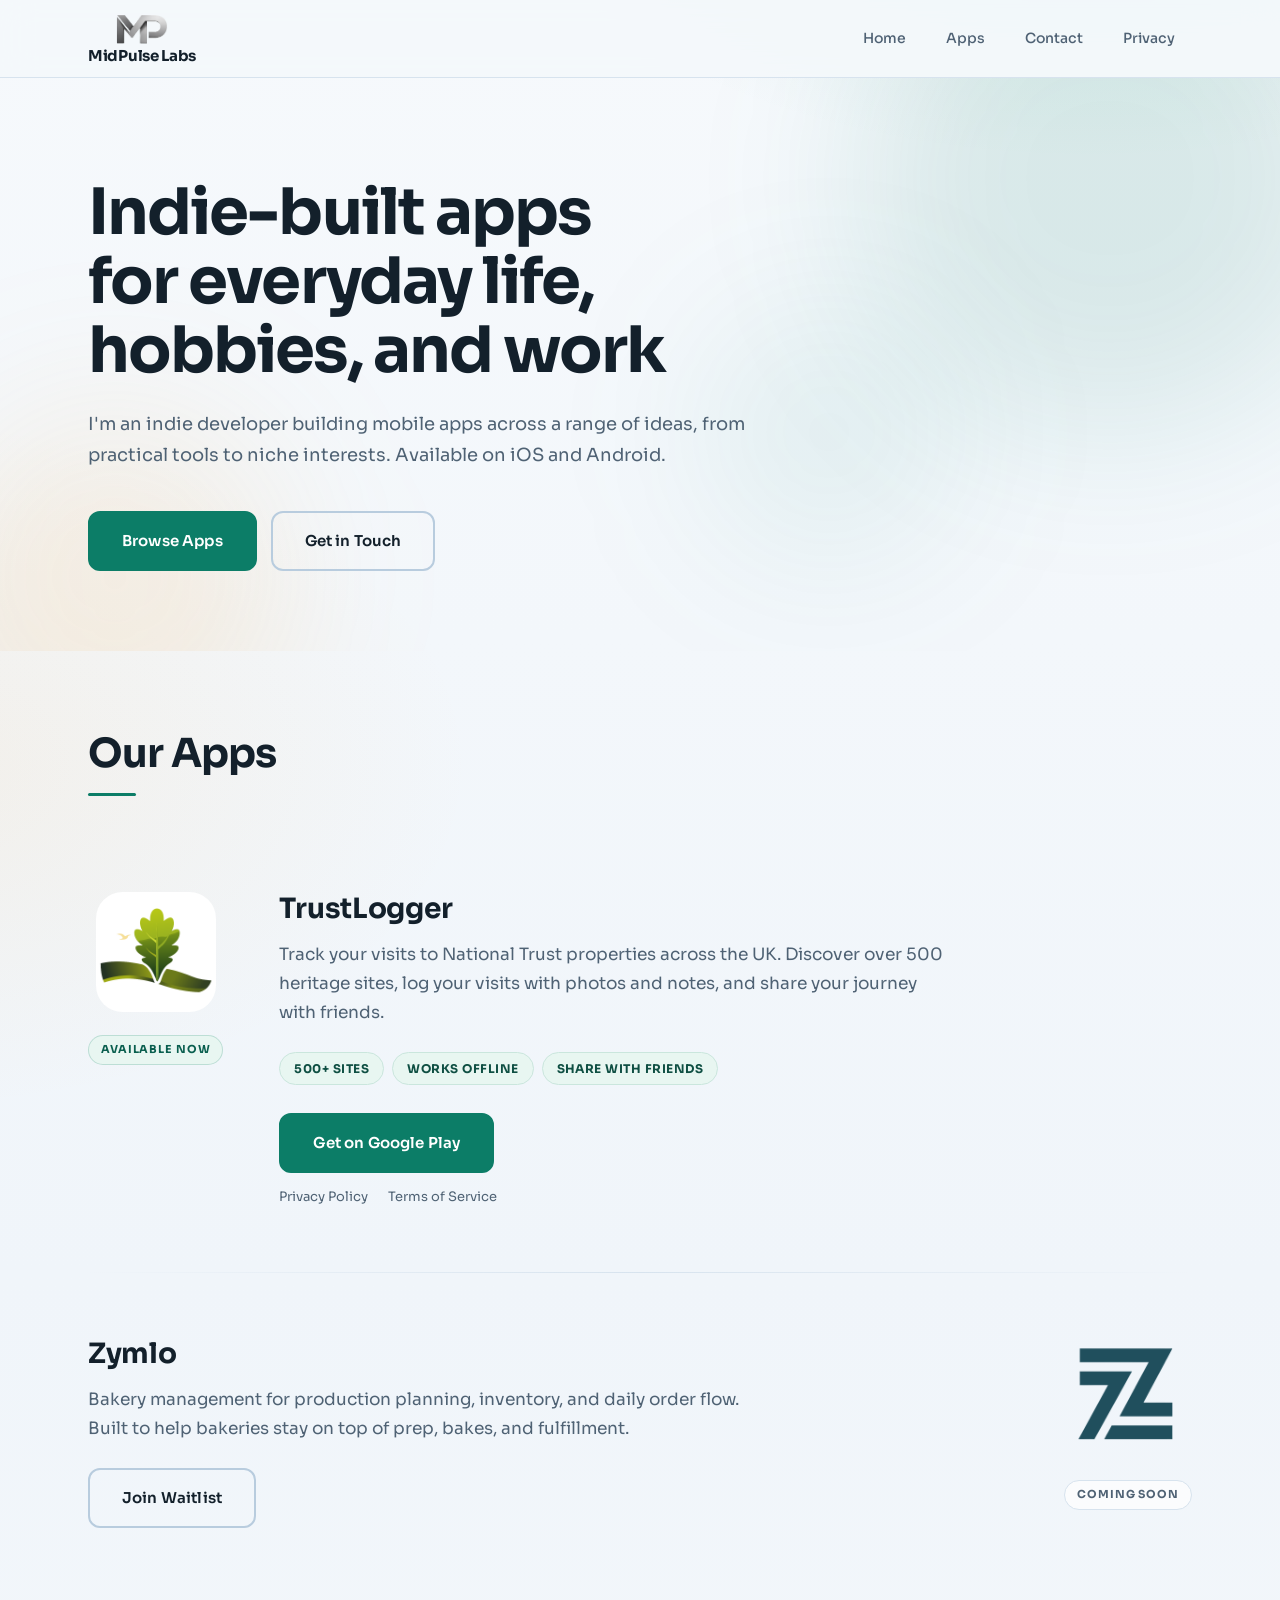
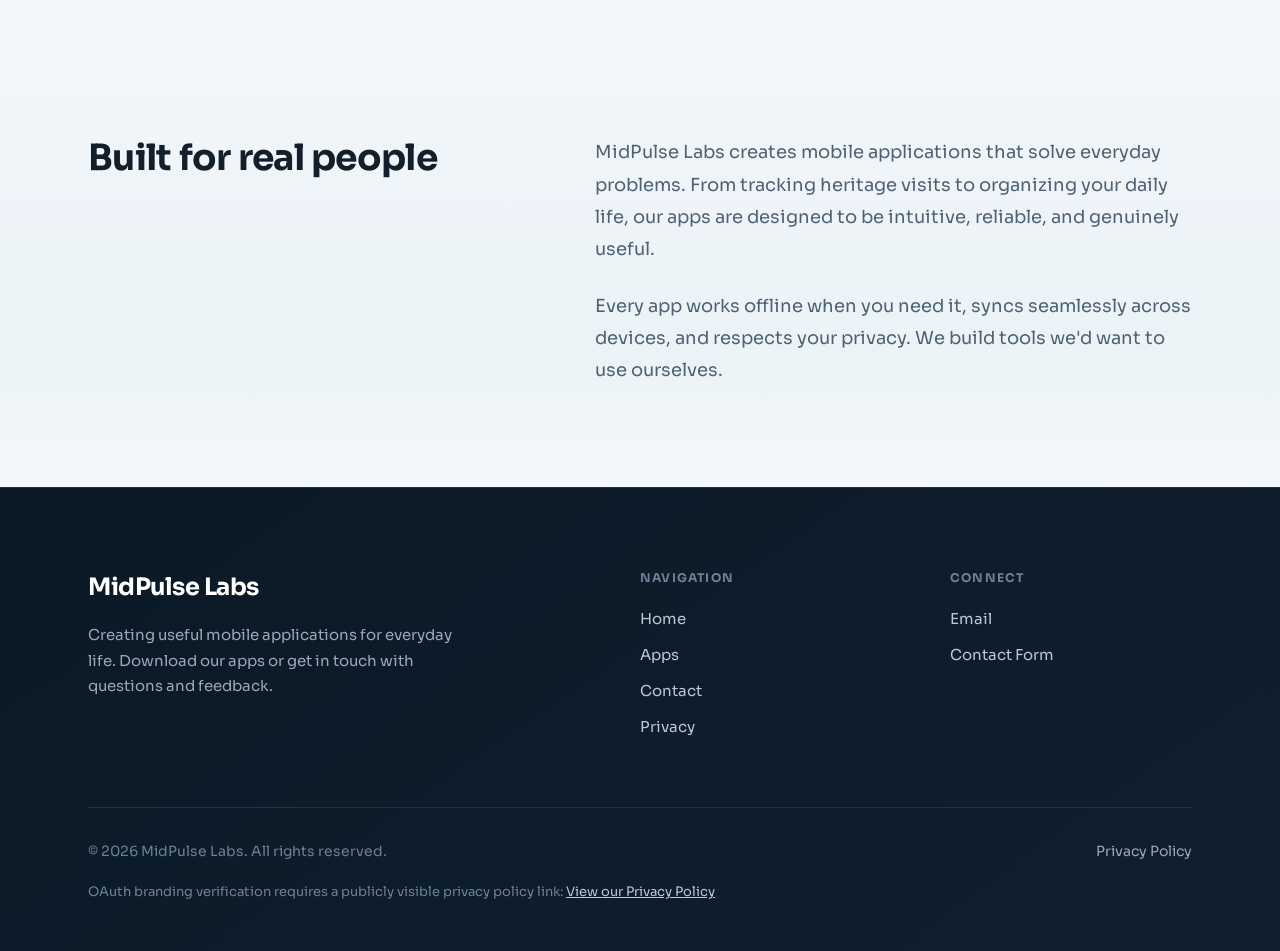
<file: index.html>
<!DOCTYPE html>
<html lang="en">
<head>
  <meta charset="UTF-8">
  <meta name="viewport" content="width=device-width, initial-scale=1.0">
  <title>MidPulse Labs - Innovative Mobile & Web App Development</title>
  <meta name="theme-color" content="#0a0a0a">
  <link rel="icon" type="image/png" href="/assets/mpl-logo.png">
  <link rel="shortcut icon" href="/assets/mpl-logo.png">
  <link rel="apple-touch-icon" href="/assets/mpl-logo.png">

  <meta name="description" content="MidPulse Labs creates innovative mobile and web applications. Explore our portfolio of cutting-edge apps designed to solve real problems.">
  <meta name="keywords" content="app development, mobile apps, web applications, software development, MidPulse Labs">
  <meta name="author" content="MidPulse Labs">
  <meta name="robots" content="index, follow">
  <link rel="canonical" href="https://midpulselabs.com/">

  <meta property="og:type" content="website">
  <meta property="og:url" content="https://midpulselabs.com/">
  <meta property="og:title" content="MidPulse Labs - Innovative Mobile & Web App Development">
  <meta property="og:description" content="Creating innovative mobile and web applications that make a difference.">
  <meta property="og:image" content="https://midpulselabs.com/assets/mpl-logo.png">

  <meta property="twitter:card" content="summary_large_image">
  <meta property="twitter:url" content="https://midpulselabs.com/">
  <meta property="twitter:title" content="MidPulse Labs - Innovative Mobile & Web App Development">
  <meta property="twitter:description" content="Creating innovative mobile and web applications that make a difference.">
  <meta property="twitter:image" content="https://midpulselabs.com/assets/mpl-logo.png">

  <script type="application/ld+json">
  {
    "@context": "https://schema.org",
    "@type": "Organization",
    "name": "MidPulse Labs",
    "url": "https://midpulselabs.com",
    "logo": "https://midpulselabs.com/assets/mpl-logo.png",
    "description": "Creating innovative mobile and web applications",
    "email": "contact@midpulselabs.com",
    "sameAs": []
  }
  </script>

  <link rel="preconnect" href="https://fonts.googleapis.com">
  <link rel="preconnect" href="https://fonts.gstatic.com" crossorigin>
  <link href="https://fonts.googleapis.com/css2?family=Sora:wght@400;500;600;700&display=swap" rel="stylesheet">

  <style>
    *, *::before, *::after { margin: 0; padding: 0; box-sizing: border-box; }

    :root {
      --ink: #13202b;
      --muted: #4f6274;
      --surface: #ffffff;
      --surface-soft: #f4f8fb;
      --line: #d7e3ee;
      --line-strong: #b8ccde;
      --brand: #0c7d67;
      --brand-strong: #0a5f4f;
      --brand-soft: #e8f6f1;
      --accent: #f1a53b;
      --ring: #1f6feb;
    }

    html { scroll-behavior: smooth; scroll-padding-top: 100px; }

    body {
      font-family: 'Sora', -apple-system, BlinkMacSystemFont, sans-serif;
      color: var(--ink);
      background: var(--surface-soft);
      line-height: 1.6;
      -webkit-font-smoothing: antialiased;
      -moz-osx-font-smoothing: grayscale;
      overflow-x: hidden;
    }

    .container { max-width: 1200px; margin: 0 auto; padding: 0 48px; }

    .skip-link {
      position: absolute; left: 16px; top: -80px;
      background: var(--brand-strong); color: #fff;
      padding: 10px 14px; text-decoration: none; z-index: 2000;
      border-radius: 10px; transition: top 0.2s ease;
    }
    .skip-link:focus-visible { top: 16px; }

    a, button { touch-action: manipulation; }
    a:focus-visible, button:focus-visible, input:focus-visible, textarea:focus-visible {
      outline: 3px solid var(--ring); outline-offset: 2px;
    }

    header {
      position: sticky; top: 0; z-index: 1000;
      border-bottom: 1px solid var(--line);
    }
    header .container {
      display: flex; justify-content: space-between; align-items: center;
      padding-top: 14px; padding-bottom: 14px;
    }
    .logo {
      display: inline-flex; flex-direction: column; align-items: center;
      gap: 4px; text-decoration: none; line-height: 1;
    }
    .logo-mark { height: 30px; width: auto; display: block; }
    .logo-text {
      font-size: 15px; font-weight: 700; letter-spacing: -0.02em;
      color: var(--ink); white-space: nowrap;
    }
    nav { display: flex; gap: 6px; align-items: center; }
    nav a {
      color: var(--muted); text-decoration: none; font-size: 14px; font-weight: 500;
      padding: 8px 16px; border-radius: 999px; border: 1px solid transparent;
      transition: color 0.2s, border-color 0.2s, background 0.2s;
    }
    nav a:hover { color: var(--ink); border-color: var(--line); background: rgba(255,255,255,0.8); }
    .mobile-menu-toggle {
      display: none; background: none; border: none; font-size: 24px;
      color: var(--ink); border-radius: 10px; min-width: 44px; min-height: 44px; cursor: pointer;
    }

    .hero { position: relative; padding: 100px 0 80px; overflow: hidden; }
    .hero h1 {
      font-family: 'Sora', sans-serif;
      font-size: clamp(40px, 5.5vw, 64px);
      font-weight: 700; line-height: 1.08;
      letter-spacing: -0.03em; text-wrap: balance;
    }
    .hero p { font-size: 18px; color: var(--muted); max-width: 52ch; line-height: 1.7; }

    #apps { scroll-margin-top: 120px; }

    @media (max-width: 968px) {
      .container { padding: 0 24px; }
      nav { display: none; }
      nav.mobile-open {
        display: flex; flex-direction: column; position: fixed;
        top: 80px; left: 0; right: 0;
        background: rgba(244, 248, 251, 0.98);
        backdrop-filter: blur(12px); -webkit-backdrop-filter: blur(12px);
        padding: 32px 24px; gap: 8px;
        border-bottom: 1px solid var(--line); align-items: stretch;
      }
      nav.mobile-open a { padding: 14px 20px; font-size: 16px; border-radius: 12px; }
      .mobile-menu-toggle { display: flex; align-items: center; justify-content: center; }
      .hero { padding: 60px 0 50px; }
      .hero h1 { font-size: clamp(32px, 8vw, 44px); }
    }

    @media (prefers-reduced-motion: reduce) {
      html { scroll-behavior: auto; }
      *, *::before, *::after { animation: none !important; transition: none !important; }
    }
  </style>
  <link rel="stylesheet" href="/assets/site.css">
</head>
<body>
  <a href="#main-content" class="skip-link">Skip to main content</a>

  <header>
    <div class="container">
      <a href="/" class="logo">
        <img src="/assets/mpl-logo.png" alt="" class="logo-mark" width="65" height="38" decoding="async">
        <span class="logo-text">MidPulse Labs</span>
      </a>
      <nav id="nav" aria-label="Primary">
        <a href="/">Home</a>
        <a href="#apps">Apps</a>
        <a href="/contact">Contact</a>
        <a href="/privacy">Privacy</a>
      </nav>
      <button class="mobile-menu-toggle" id="menuToggle" type="button" aria-label="Toggle navigation menu" aria-controls="nav" aria-expanded="false">&#9776;</button>
    </div>
  </header>

  <main id="main-content">
    <section class="hero">
      <div class="hero-bg" aria-hidden="true">
        <div class="orb orb--1"></div>
        <div class="orb orb--2"></div>
        <div class="orb orb--3"></div>
      </div>
      <div class="container">
        <div class="hero-content">
          <h1>Indie-built apps for everyday life, hobbies, and&nbsp;work</h1>
          <p>I'm an indie developer building mobile apps across a range of ideas, from practical tools to niche interests. Available on iOS and Android.</p>
          <div class="hero-actions">
            <a href="#apps" class="btn btn--primary">Browse Apps</a>
            <a href="/contact" class="btn btn--ghost">Get in Touch</a>
          </div>
        </div>
      </div>
    </section>

    <section class="apps" id="apps">
      <div class="container">
        <h2 class="section-heading" data-reveal>Our Apps</h2>

        <article class="showcase" data-reveal>
          <div class="showcase__visual">
            <div class="showcase__icon-wrap">
              <img src="/images/icon.png" alt="TrustLogger app icon" class="showcase__icon showcase__icon--playstore" width="120" height="120" loading="lazy" decoding="async">
            </div>
            <span class="showcase__status showcase__status--live">Available Now</span>
          </div>
          <div class="showcase__body">
            <h3 class="showcase__title">TrustLogger</h3>
            <p class="showcase__desc">Track your visits to National Trust properties across the UK. Discover over 500 heritage sites, log your visits with photos and notes, and share your journey with friends.</p>
            <ul class="showcase__tags" aria-label="TrustLogger highlights">
              <li>500+ Sites</li>
              <li>Works Offline</li>
              <li>Share with Friends</li>
            </ul>
            <div class="showcase__actions">
              <a href="https://play.google.com/store/apps/details?id=com.trustlogger.app" class="btn btn--primary" target="_blank" rel="noopener">Get on Google Play</a>
              <div class="showcase__meta-links">
                <a href="/trustlogger/privacy">Privacy Policy</a>
                <a href="/trustlogger/terms">Terms of Service</a>
              </div>
            </div>
          </div>
        </article>

        <hr class="showcase-divider" aria-hidden="true">

        <article class="showcase showcase--alt" data-reveal>
          <div class="showcase__visual">
            <div class="showcase__icon-wrap">
              <img src="/images/Zymlo-Logo512.png" alt="Zymlo app icon" class="showcase__icon" width="120" height="120" loading="lazy" decoding="async">
            </div>
            <span class="showcase__status">Coming Soon</span>
          </div>
          <div class="showcase__body">
            <h3 class="showcase__title">Zymlo</h3>
            <p class="showcase__desc">Bakery management for production planning, inventory, and daily order flow. Built to help bakeries stay on top of prep, bakes, and fulfillment.</p>
            <div class="showcase__actions">
              <a href="/contact" class="btn btn--ghost">Join Waitlist</a>
            </div>
          </div>
        </article>
      </div>
    </section>

    <section class="about">
      <div class="container">
        <div class="about__inner" data-reveal>
          <h2 class="about__heading">Built for real people</h2>
          <div class="about__text">
            <p>MidPulse Labs creates mobile applications that solve everyday problems. From tracking heritage visits to organizing your daily life, our apps are designed to be intuitive, reliable, and genuinely useful.</p>
            <p>Every app works offline when you need it, syncs seamlessly across devices, and respects your privacy. We build tools we'd want to use ourselves.</p>
          </div>
        </div>
      </div>
    </section>
  </main>

  <footer>
    <div class="container">
      <div class="footer-content">
        <div class="footer-brand">
          <h3>MidPulse Labs</h3>
          <p>Creating useful mobile applications for everyday life. Download our apps or get in touch with questions and feedback.</p>
        </div>
        <div class="footer-section">
          <h4>Navigation</h4>
          <a href="/">Home</a>
          <a href="#apps">Apps</a>
          <a href="/contact">Contact</a>
          <a href="/privacy">Privacy</a>
        </div>
        <div class="footer-section">
          <h4>Connect</h4>
          <a href="mailto:contact@midpulselabs.com">Email</a>
          <a href="/contact">Contact Form</a>
        </div>
      </div>
      <div class="footer-bottom">
        <span>&copy; <span data-current-year>2026</span> MidPulse Labs. All rights reserved.</span>
        <div>
          <a href="/privacy">Privacy Policy</a>
        </div>
      </div>
      <p class="footer-compliance">
        OAuth branding verification requires a publicly visible privacy policy link:
        <a href="/privacy">View our Privacy Policy</a>
      </p>
    </div>
  </footer>

  <script src="/assets/site.js"></script>
</body>
</html>
</file>
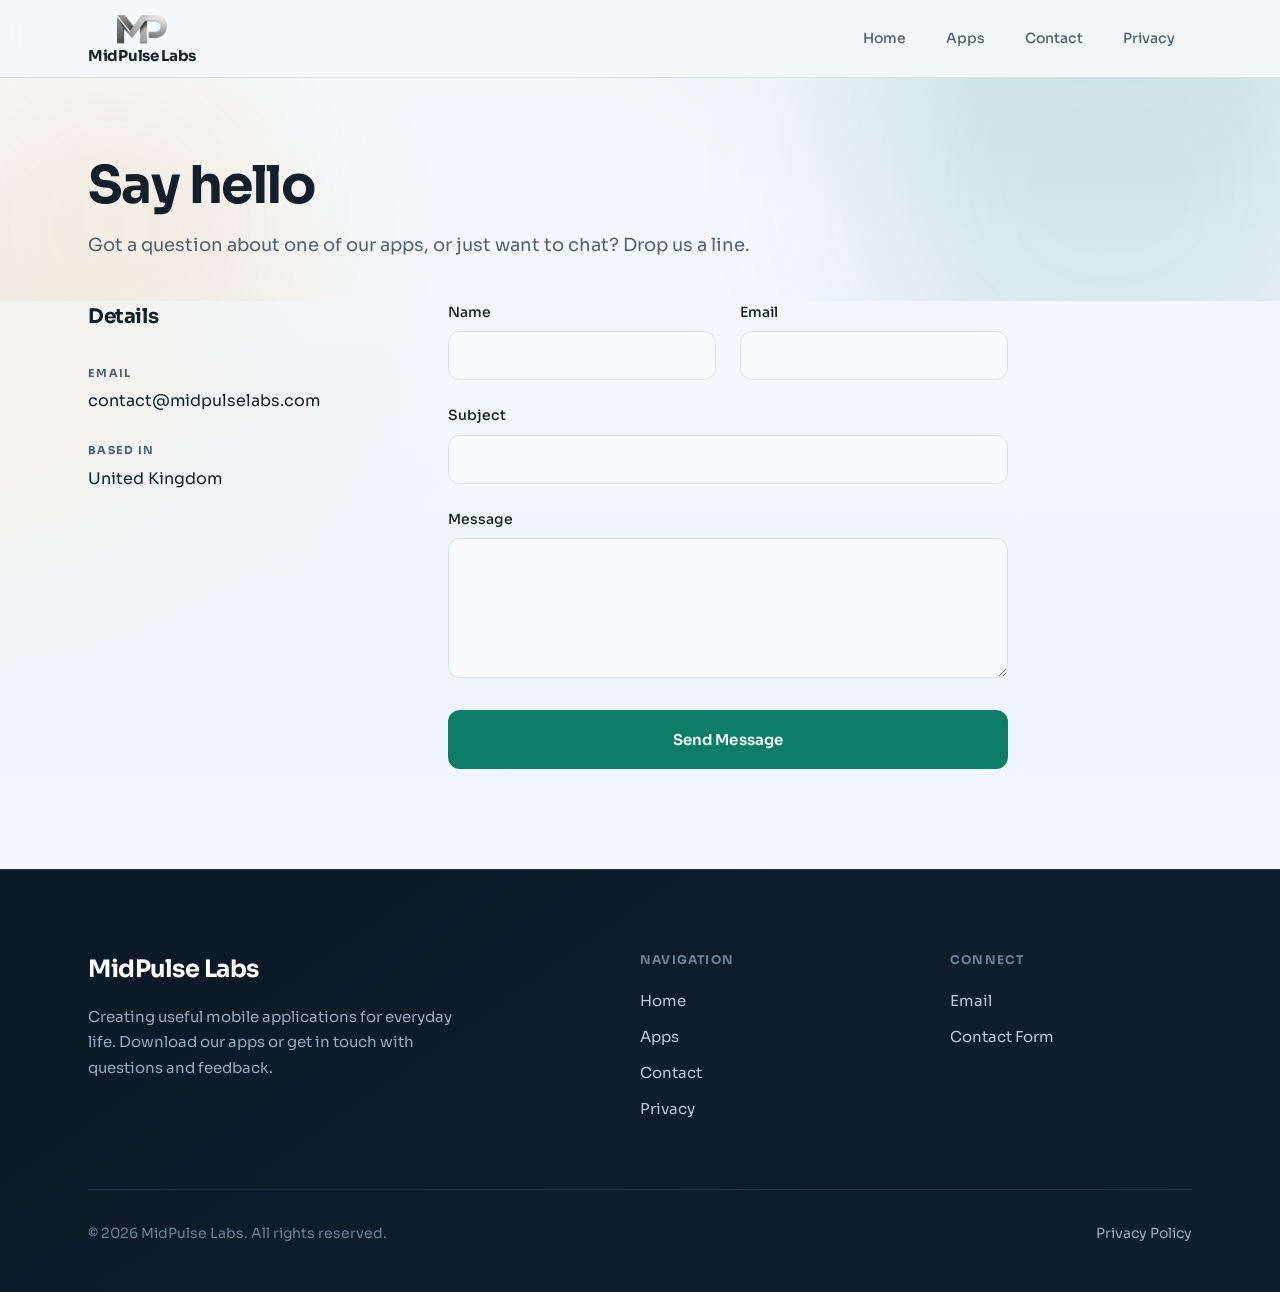
<file: contact/index.html>
<!DOCTYPE html>
<html lang="en">
<head>
  <meta charset="UTF-8">
  <meta name="viewport" content="width=device-width, initial-scale=1.0">
  <title>Contact - MidPulse Labs</title>
  <meta name="theme-color" content="#0a0a0a">
  <link rel="icon" type="image/png" href="/assets/mpl-logo.png">
  <link rel="shortcut icon" href="/assets/mpl-logo.png">
  <link rel="apple-touch-icon" href="/assets/mpl-logo.png">

  <meta name="description" content="Get in touch with MidPulse Labs. Send us a message about your app development needs or any inquiries.">
  <meta name="robots" content="index, follow">
  <link rel="canonical" href="https://midpulselabs.com/contact/">

  <link rel="preconnect" href="https://fonts.googleapis.com">
  <link rel="preconnect" href="https://fonts.gstatic.com" crossorigin>
  <link href="https://fonts.googleapis.com/css2?family=Sora:wght@400;500;600;700&display=swap" rel="stylesheet">

  <style>
    *, *::before, *::after { margin: 0; padding: 0; box-sizing: border-box; }

    :root {
      --ink: #13202b;
      --muted: #4f6274;
      --surface: #ffffff;
      --surface-soft: #f4f8fb;
      --line: #d7e3ee;
      --line-strong: #b8ccde;
      --brand: #0c7d67;
      --brand-strong: #0a5f4f;
      --brand-soft: #e8f6f1;
      --accent: #f1a53b;
      --ring: #1f6feb;
    }

    html { scroll-behavior: smooth; scroll-padding-top: 100px; }

    body {
      font-family: 'Sora', -apple-system, BlinkMacSystemFont, sans-serif;
      color: var(--ink);
      background: var(--surface-soft);
      line-height: 1.6;
      -webkit-font-smoothing: antialiased;
      -moz-osx-font-smoothing: grayscale;
      overflow-x: hidden;
    }

    .container { max-width: 1200px; margin: 0 auto; padding: 0 48px; }

    .skip-link {
      position: absolute; left: 16px; top: -80px;
      background: var(--brand-strong); color: #fff;
      padding: 10px 14px; text-decoration: none; z-index: 2000;
      border-radius: 10px; transition: top 0.2s ease;
    }
    .skip-link:focus-visible { top: 16px; }

    a, button { touch-action: manipulation; }
    a:focus-visible, button:focus-visible, input:focus-visible, textarea:focus-visible {
      outline: 3px solid var(--ring); outline-offset: 2px;
    }

    header {
      position: sticky; top: 0; z-index: 1000;
      border-bottom: 1px solid var(--line);
    }
    header .container {
      display: flex; justify-content: space-between; align-items: center;
      padding-top: 14px; padding-bottom: 14px;
    }
    .logo {
      display: inline-flex; flex-direction: column; align-items: center;
      gap: 4px; text-decoration: none; line-height: 1;
    }
    .logo-mark { height: 30px; width: auto; display: block; }
    .logo-text {
      font-size: 15px; font-weight: 700; letter-spacing: -0.02em;
      color: var(--ink); white-space: nowrap;
    }
    nav { display: flex; gap: 6px; align-items: center; }
    nav a {
      color: var(--muted); text-decoration: none; font-size: 14px; font-weight: 500;
      padding: 8px 16px; border-radius: 999px; border: 1px solid transparent;
      transition: color 0.2s, border-color 0.2s, background 0.2s;
    }
    nav a:hover { color: var(--ink); border-color: var(--line); background: rgba(255,255,255,0.8); }
    .mobile-menu-toggle {
      display: none; background: none; border: none; font-size: 24px;
      color: var(--ink); border-radius: 10px; min-width: 44px; min-height: 44px; cursor: pointer;
    }

    .hero { position: relative; padding: 100px 0 80px; overflow: hidden; }
    .hero h1 {
      font-family: 'Sora', sans-serif;
      font-size: clamp(40px, 5.5vw, 64px);
      font-weight: 700; line-height: 1.08;
      letter-spacing: -0.03em; text-wrap: balance;
    }
    .hero p { font-size: 18px; color: var(--muted); max-width: 52ch; line-height: 1.7; }

    @media (max-width: 968px) {
      .container { padding: 0 24px; }
      nav { display: none; }
      nav.mobile-open {
        display: flex; flex-direction: column; position: fixed;
        top: 80px; left: 0; right: 0;
        background: rgba(244, 248, 251, 0.98);
        backdrop-filter: blur(12px); -webkit-backdrop-filter: blur(12px);
        padding: 32px 24px; gap: 8px;
        border-bottom: 1px solid var(--line); align-items: stretch;
      }
      nav.mobile-open a { padding: 14px 20px; font-size: 16px; border-radius: 12px; }
      .mobile-menu-toggle { display: flex; align-items: center; justify-content: center; }
      .hero { padding: 60px 0 40px; }
      .hero h1 { font-size: clamp(32px, 8vw, 44px); }
    }

    @media (prefers-reduced-motion: reduce) {
      html { scroll-behavior: auto; }
      *, *::before, *::after { animation: none !important; transition: none !important; }
    }
  </style>
  <link rel="stylesheet" href="/assets/site.css">
</head>
<body>
  <a href="#main-content" class="skip-link">Skip to main content</a>

  <header>
    <div class="container">
      <a href="/" class="logo">
        <img src="/assets/mpl-logo.png" alt="" class="logo-mark" width="65" height="38" decoding="async">
        <span class="logo-text">MidPulse Labs</span>
      </a>
      <nav id="nav" aria-label="Primary">
        <a href="/">Home</a>
        <a href="/#apps">Apps</a>
        <a href="/contact">Contact</a>
        <a href="/privacy">Privacy</a>
      </nav>
      <button class="mobile-menu-toggle" id="menuToggle" type="button" aria-label="Toggle navigation menu" aria-controls="nav" aria-expanded="false">&#9776;</button>
    </div>
  </header>

  <main id="main-content">
    <section class="hero hero--compact">
      <div class="hero-bg" aria-hidden="true">
        <div class="orb orb--1"></div>
        <div class="orb orb--2"></div>
      </div>
      <div class="container">
        <div class="hero-content">
          <h1>Say hello</h1>
          <p>Got a question about one of our apps, or just want to chat? Drop us a line.</p>
        </div>
      </div>
    </section>

    <section class="contact-section">
      <div class="container">
        <div class="contact-layout" data-reveal>
          <aside class="contact-aside">
            <h2>Details</h2>
            <div class="contact-detail">
              <span class="contact-detail__label">Email</span>
              <a href="mailto:contact@midpulselabs.com" class="contact-detail__value">contact@midpulselabs.com</a>
            </div>
            <div class="contact-detail">
              <span class="contact-detail__label">Based in</span>
              <span class="contact-detail__value">United Kingdom</span>
            </div>
          </aside>

          <div class="contact-form-wrap">
            <div id="alert" class="alert"></div>
            <form id="contactForm">
              <input type="hidden" name="access_key" value="d6611b8f-dce8-41c5-93e2-abbd96f5c498">
              <input type="hidden" name="from_name" value="MidPulse Labs Contact">
              <div class="form-row">
                <div class="form-field">
                  <label for="name">Name</label>
                  <input type="text" id="name" name="name" required>
                </div>
                <div class="form-field">
                  <label for="email">Email</label>
                  <input type="email" id="email" name="email" required>
                </div>
              </div>
              <div class="form-field">
                <label for="subject">Subject</label>
                <input type="text" id="subject" name="subject" required>
              </div>
              <div class="form-field">
                <label for="message">Message</label>
                <textarea id="message" name="message" required></textarea>
              </div>
              <button type="submit" class="btn btn--primary btn--submit" id="submitBtn">Send Message</button>
            </form>
          </div>
        </div>
      </div>
    </section>
  </main>

  <footer>
    <div class="container">
      <div class="footer-content">
        <div class="footer-brand">
          <h3>MidPulse Labs</h3>
          <p>Creating useful mobile applications for everyday life. Download our apps or get in touch with questions and feedback.</p>
        </div>
        <div class="footer-section">
          <h4>Navigation</h4>
          <a href="/">Home</a>
          <a href="/#apps">Apps</a>
          <a href="/contact">Contact</a>
          <a href="/privacy">Privacy</a>
        </div>
        <div class="footer-section">
          <h4>Connect</h4>
          <a href="mailto:contact@midpulselabs.com">Email</a>
          <a href="/contact">Contact Form</a>
        </div>
      </div>
      <div class="footer-bottom">
        <span>&copy; <span data-current-year>2026</span> MidPulse Labs. All rights reserved.</span>
        <div>
          <a href="/privacy">Privacy Policy</a>
        </div>
      </div>
    </div>
  </footer>

  <script src="/assets/site.js"></script>
  <script>
    const form = document.getElementById('contactForm');
    const submitBtn = form.querySelector('button[type="submit"]');
    const alertEl = document.getElementById('alert');

    form.addEventListener('submit', async (e) => {
      e.preventDefault();
      const formData = new FormData(form);
      const originalText = submitBtn.textContent;
      submitBtn.textContent = 'Sending...';
      submitBtn.disabled = true;

      try {
        const response = await fetch('https://api.web3forms.com/submit', {
          method: 'POST',
          body: formData
        });
        const data = await response.json();

        if (response.ok) {
          alertEl.textContent = 'Message sent. We\'ll be in touch.';
          alertEl.className = 'alert success show';
          form.reset();
        } else {
          alertEl.textContent = 'Error: ' + data.message;
          alertEl.className = 'alert error show';
        }
      } catch (error) {
        alertEl.textContent = 'Something went wrong. Try emailing us directly.';
        alertEl.className = 'alert error show';
      } finally {
        submitBtn.textContent = originalText;
        submitBtn.disabled = false;
      }

      setTimeout(() => { alertEl.className = 'alert'; }, 5000);
    });
  </script>
</body>
</html>
</file>
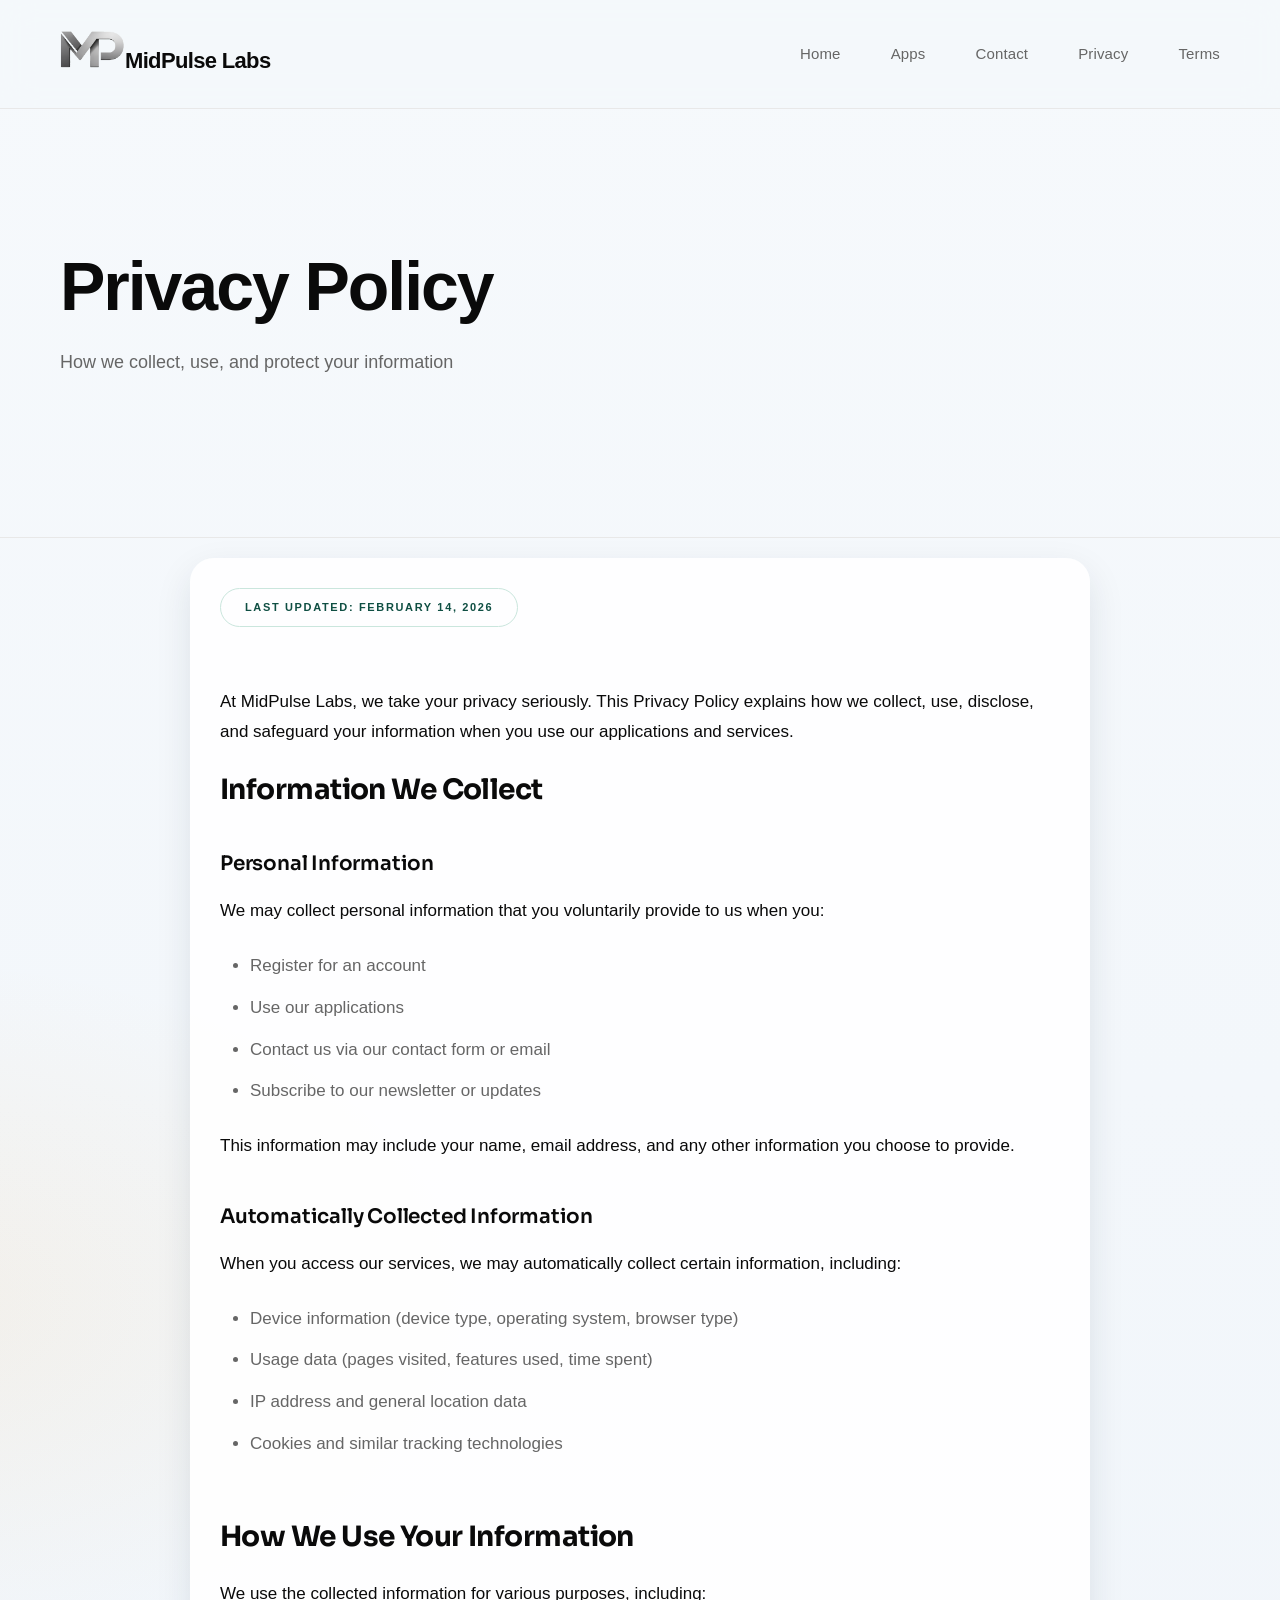
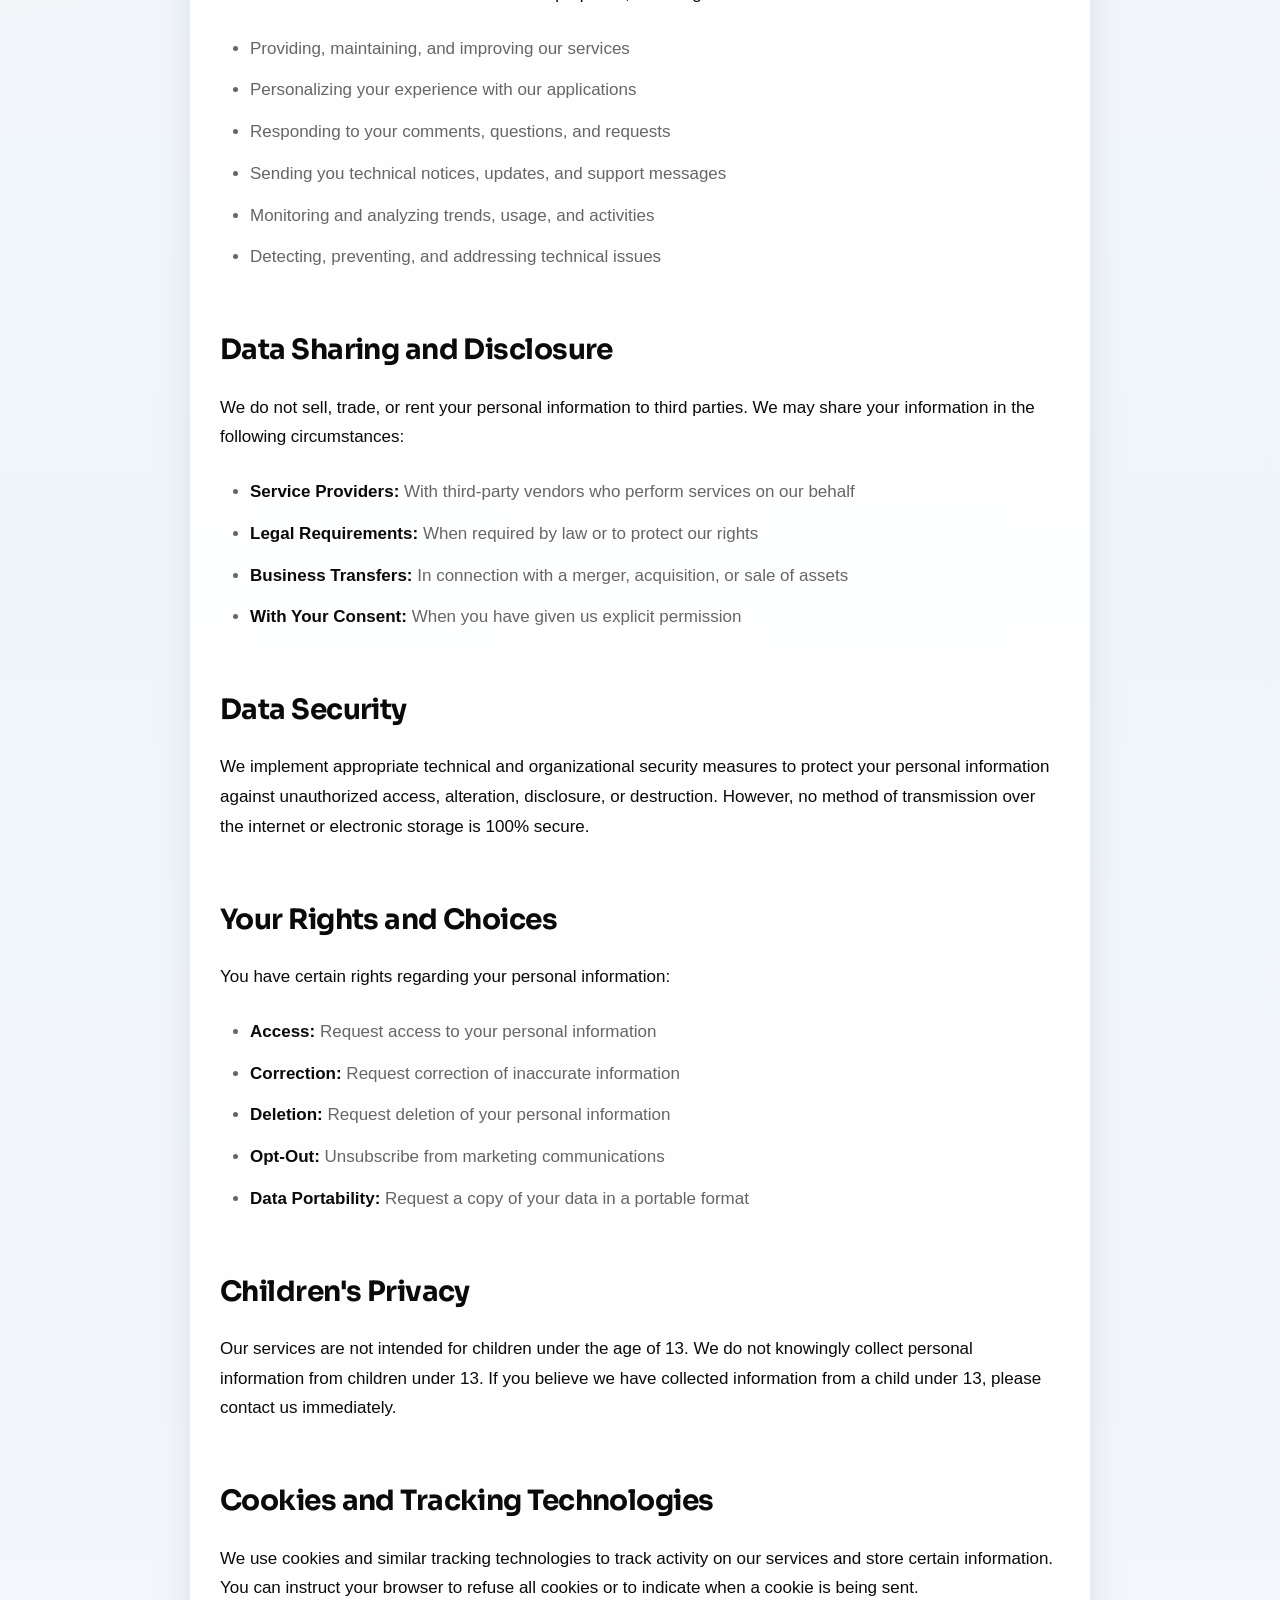
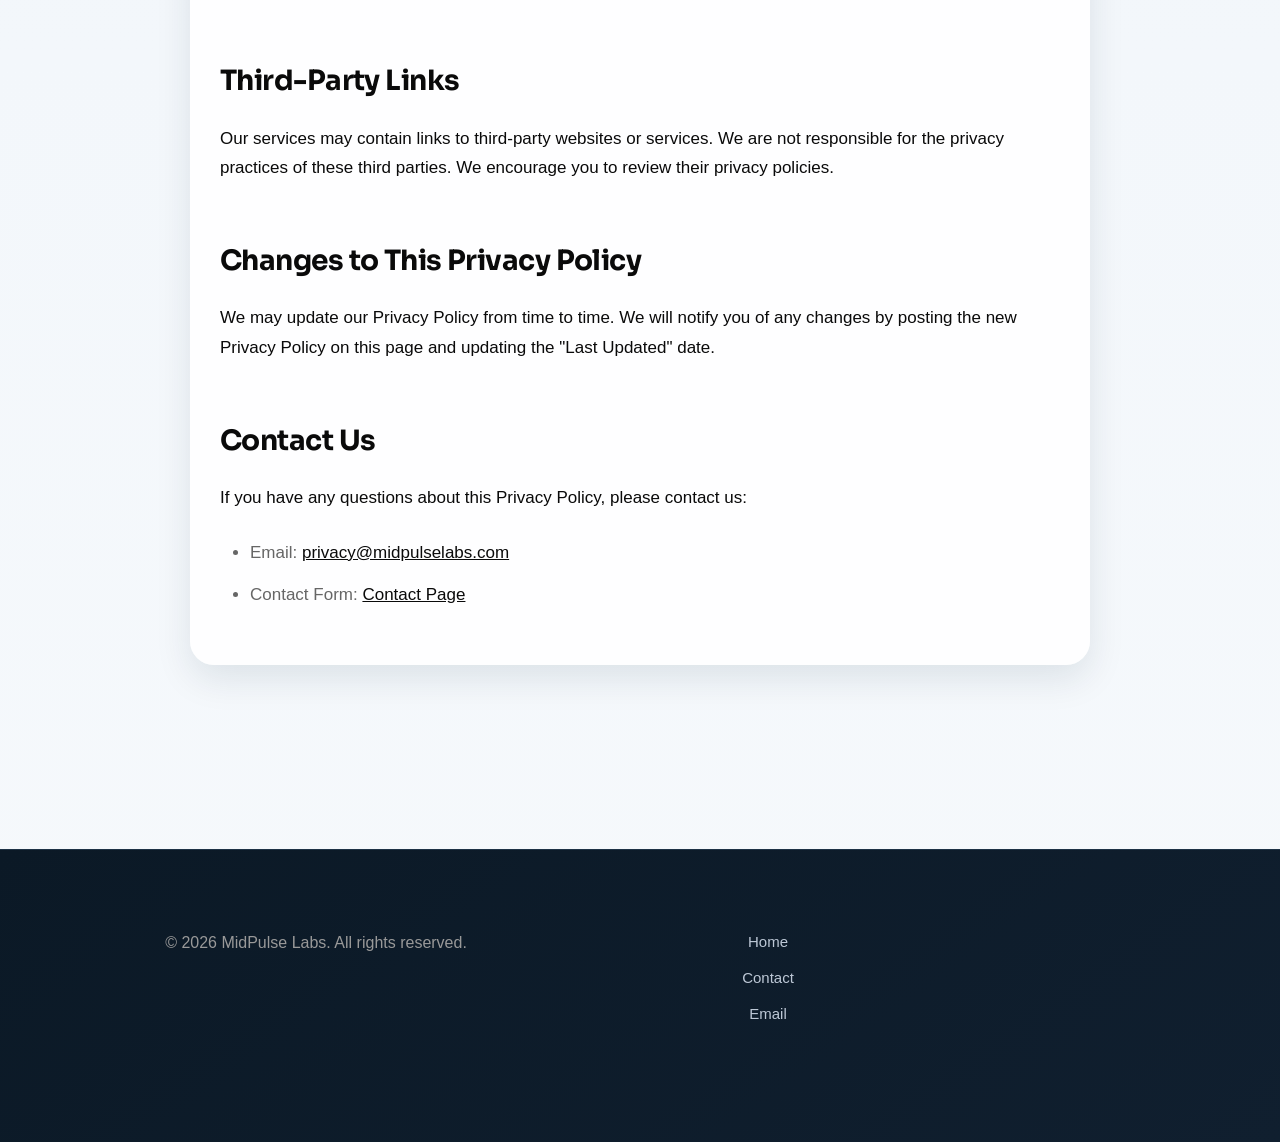
<file: privacy/index.html>
<!DOCTYPE html>
<html lang="en">
  <head>
        <meta charset="UTF-8">
        <meta name="viewport" content="width=device-width, initial-scale=1.0">
        <title>Privacy Policy - MidPulse Labs</title>
        <meta name="theme-color" content="#0a0a0a">
        <link rel="icon" type="image/png" href="/assets/mpl-logo.png">
        <link rel="shortcut icon" href="/assets/mpl-logo.png">
        <link rel="apple-touch-icon" href="/assets/mpl-logo.png">

        <!-- SEO Meta Tags -->
        <meta name="description" content="MidPulse Labs Privacy Policy. Learn how we collect, use, and protect your personal information.">
        <meta name="robots" content="index, follow">
        <link rel="canonical" href="https://midpulselabs.com/privacy/">

        <!-- Fonts -->
        <link rel="preconnect" href="https://fonts.googleapis.com">
        <link rel="preconnect" href="https://fonts.gstatic.com" crossorigin>
        <link href="https://fonts.googleapis.com/css2?family=Sora:wght@400;600;700&display=swap" rel="stylesheet">
      <style>
                * {
                              margin: 0;
                              padding: 0;
                              box-sizing: border-box;
                }

                :root {
                              --black: #0a0a0a;
                              --white: #ffffff;
                              --gray-50: #fafafa;
                              --gray-100: #f5f5f5;
                              --gray-200: #e8e8e8;
                              --gray-400: #999999;
                              --gray-600: #666666;
                              --gray-800: #1a1a1a;
                              --accent: #0a0a0a;
                }

                html {
                              scroll-behavior: smooth;
                }

                body {
                              font-family: 'DM Sans', -apple-system, BlinkMacSystemFont, sans-serif;
                              background: var(--white);
                              color: var(--black);
                              line-height: 1.6;
                              -webkit-font-smoothing: antialiased;
                              -moz-osx-font-smoothing: grayscale;
                }

                .container {
                              max-width: 1400px;
                              margin: 0 auto;
                              padding: 0 60px;
                }

                /* Header */
                header {
                              border-bottom: 1px solid var(--gray-200);
                              background: var(--white);
                              position: sticky;
                              top: 0;
                              z-index: 1000;
                }

                header .container {
                              display: flex;
                              justify-content: space-between;
                              align-items: center;
                              padding-top: 30px;
                              padding-bottom: 30px;
                }

                .logo {
                              font-family: 'Syne', sans-serif;
                              font-size: 22px;
                              font-weight: 700;
                              color: var(--black);
                              text-decoration: none;
                              letter-spacing: -0.03em;
                }

                nav {
                              display: flex;
                              gap: 50px;
                              align-items: center;
                }

                nav a {
                              color: var(--gray-600);
                              text-decoration: none;
                              font-size: 15px;
                              font-weight: 400;
                              transition: color 0.2s;
                              letter-spacing: 0.01em;
                }

                nav a:hover {
                              color: var(--black);
                }

                /* Hero */
                .hero {
                              padding: 140px 0 120px 0;
                              border-bottom: 1px solid var(--gray-200);
                }

                .hero h1 {
                              font-family: 'Syne', sans-serif;
                              font-size: clamp(42px, 6vw, 68px);
                              font-weight: 700;
                              line-height: 1.1;
                              letter-spacing: -0.03em;
                              margin-bottom: 25px;
                }

                .hero p {
                              font-size: 18px;
                              font-weight: 400;
                              color: var(--gray-600);
                              max-width: 560px;
                              line-height: 1.6;
                }

                /* Content Section */
                .content-section {
                              padding: 100px 0;
                }

                .content-wrapper {
                              max-width: 900px;
                              margin: 0 auto;
                }

                .last-updated {
                              display: inline-block;
                              padding: 10px 24px;
                              background: var(--gray-100);
                              border: 1px solid var(--gray-200);
                              font-size: 11px;
                              font-weight: 700;
                              text-transform: uppercase;
                              letter-spacing: 0.15em;
                              margin-bottom: 60px;
                              color: var(--gray-600);
                }

                .content-wrapper h2 {
                              font-family: 'Syne', sans-serif;
                              font-size: 28px;
                              font-weight: 700;
                              margin-top: 60px;
                              margin-bottom: 24px;
                              letter-spacing: -0.02em;
                              line-height: 1.3;
                }

                .content-wrapper h2:first-of-type {
                              margin-top: 0;
                }

                .content-wrapper h3 {
                              font-family: 'Syne', sans-serif;
                              font-size: 20px;
                              font-weight: 600;
                              margin-top: 40px;
                              margin-bottom: 16px;
                              letter-spacing: -0.01em;
                }

                .content-wrapper p {
                              color: var(--gray-600);
                              margin-bottom: 25px;
                              line-height: 1.75;
                              font-size: 17px;
                }

                .content-wrapper ul {
                              color: var(--gray-600);
                              margin-bottom: 25px;
                              margin-left: 30px;
                              line-height: 1.75;
                }

                .content-wrapper ul li {
                              margin-bottom: 12px;
                              font-size: 17px;
                }

                .content-wrapper strong {
                              color: var(--black);
                              font-weight: 600;
                }

                .content-wrapper a {
                              color: var(--black);
                              text-decoration: underline;
                              transition: color 0.2s;
                }

                .content-wrapper a:hover {
                              color: var(--gray-600);
                }

                /* Footer */
                footer {
                              background: var(--black);
                              color: var(--white);
                              padding: 80px 0 50px 0;
                              margin-top: 120px;
                }

                .footer-content {
                              text-align: center;
                }

                .footer-content p {
                              color: var(--gray-400);
                              margin-bottom: 20px;
                }

                .footer-content a {
                              color: var(--gray-400);
                              text-decoration: none;
                              margin: 0 20px;
                              transition: color 0.2s;
                }

                .footer-content a:hover {
                              color: var(--white);
                }

                /* Mobile Menu */
                .mobile-menu-toggle {
                              display: none;
                              background: none;
                              border: none;
                              font-size: 24px;
                              cursor: pointer;
                              color: var(--black);
                }

                /* Responsive */
                @media (max-width: 968px) {
                              .container {
                                                padding: 0 30px;
                              }

                              nav {
                                                display: none;
                              }

                              nav.mobile-open {
                                                display: flex;
                                                flex-direction: column;
                                                position: fixed;
                                                top: 81px;
                                                left: 0;
                                                right: 0;
                                                background: var(--white);
                                                padding: 40px 30px;
                                                gap: 30px;
                                                border-bottom: 1px solid var(--gray-200);
                                                align-items: flex-start;
                              }

                              .mobile-menu-toggle {
                                                display: block;
                              }

                              .content-wrapper {
                                                padding: 0;
                              }
                }
            </style>
          <link rel="stylesheet" href="/assets/site.css">
</head>
  <body>
        <a href="#main-content" class="skip-link">Skip to main content</a>
        <!-- Header -->
        <header>
                  <div class="container">
                                <a href="/" class="logo"><img src="/assets/mpl-logo.png" alt="" class="logo-mark" width="65" height="38" decoding="async"><span class="logo-text">MidPulse Labs</span></a>
                                <nav id="nav" aria-label="Primary">
                                                  <a href="/">Home</a>
                                                  <a href="/#apps">Apps</a>
                                                  <a href="/contact">Contact</a>
                                                  <a href="/privacy">Privacy</a>
                                                  <a href="/trustlogger/terms">Terms</a>
                                </nav>
                                <button class="mobile-menu-toggle" id="menuToggle" type="button" aria-label="Toggle navigation menu" aria-controls="nav" aria-expanded="false">
                                                  ☰
                                </button>
                  </div>
        </header>

        <main id="main-content">
        <!-- Hero -->
        <section class="hero">
                  <div class="container">
                                <h1>Privacy Policy</h1>
                                <p>How we collect, use, and protect your information</p>
                  </div>
        </section>

        <!-- Content -->
        <section class="content-section">
                  <div class="container">
                                <div class="content-wrapper" data-doc-root>
                                                  <div class="last-updated">Last Updated: February 14, 2026</div>

                                                  <p>At MidPulse Labs, we take your privacy seriously. This Privacy Policy explains how we collect, use, disclose, and safeguard your information when you use our applications and services.</p>

                                                  <h2>Information We Collect</h2>

                                                  <h3>Personal Information</h3>
                                                  <p>We may collect personal information that you voluntarily provide to us when you:</p>
                                                  <ul>
                                                                <li>Register for an account</li>
                                                                <li>Use our applications</li>
                                                                <li>Contact us via our contact form or email</li>
                                                                <li>Subscribe to our newsletter or updates</li>
                                                  </ul>
                                                  <p>This information may include your name, email address, and any other information you choose to provide.</p>

                                                  <h3>Automatically Collected Information</h3>
                                                  <p>When you access our services, we may automatically collect certain information, including:</p>
                                                  <ul>
                                                                <li>Device information (device type, operating system, browser type)</li>
                                                                <li>Usage data (pages visited, features used, time spent)</li>
                                                                <li>IP address and general location data</li>
                                                                <li>Cookies and similar tracking technologies</li>
                                                  </ul>

                                                  <h2>How We Use Your Information</h2>
                                                  <p>We use the collected information for various purposes, including:</p>
                                                  <ul>
                                                                <li>Providing, maintaining, and improving our services</li>
                                                                <li>Personalizing your experience with our applications</li>
                                                                <li>Responding to your comments, questions, and requests</li>
                                                                <li>Sending you technical notices, updates, and support messages</li>
                                                                <li>Monitoring and analyzing trends, usage, and activities</li>
                                                                <li>Detecting, preventing, and addressing technical issues</li>
                                                  </ul>

                                                  <h2>Data Sharing and Disclosure</h2>
                                                  <p>We do not sell, trade, or rent your personal information to third parties. We may share your information in the following circumstances:</p>
                                                  <ul>
                                                                <li><strong>Service Providers:</strong> With third-party vendors who perform services on our behalf</li>
                                                                <li><strong>Legal Requirements:</strong> When required by law or to protect our rights</li>
                                                                <li><strong>Business Transfers:</strong> In connection with a merger, acquisition, or sale of assets</li>
                                                                <li><strong>With Your Consent:</strong> When you have given us explicit permission</li>
                                                  </ul>

                                                  <h2>Data Security</h2>
                                                  <p>We implement appropriate technical and organizational security measures to protect your personal information against unauthorized access, alteration, disclosure, or destruction. However, no method of transmission over the internet or electronic storage is 100% secure.</p>

                                                  <h2>Your Rights and Choices</h2>
                                                  <p>You have certain rights regarding your personal information:</p>
                                                  <ul>
                                                                <li><strong>Access:</strong> Request access to your personal information</li>
                                                                <li><strong>Correction:</strong> Request correction of inaccurate information</li>
                                                                <li><strong>Deletion:</strong> Request deletion of your personal information</li>
                                                                <li><strong>Opt-Out:</strong> Unsubscribe from marketing communications</li>
                                                                <li><strong>Data Portability:</strong> Request a copy of your data in a portable format</li>
                                                  </ul>

                                                  <h2>Children's Privacy</h2>
                                                  <p>Our services are not intended for children under the age of 13. We do not knowingly collect personal information from children under 13. If you believe we have collected information from a child under 13, please contact us immediately.</p>

                                                  <h2>Cookies and Tracking Technologies</h2>
                                                  <p>We use cookies and similar tracking technologies to track activity on our services and store certain information. You can instruct your browser to refuse all cookies or to indicate when a cookie is being sent.</p>

                                                  <h2>Third-Party Links</h2>
                                                  <p>Our services may contain links to third-party websites or services. We are not responsible for the privacy practices of these third parties. We encourage you to review their privacy policies.</p>

                                                  <h2>Changes to This Privacy Policy</h2>
                                                  <p>We may update our Privacy Policy from time to time. We will notify you of any changes by posting the new Privacy Policy on this page and updating the "Last Updated" date.</p>

                                                  <h2>Contact Us</h2>
                                                  <p>If you have any questions about this Privacy Policy, please contact us:</p>
                                                  <ul>
                                                                <li>Email: <a href="mailto:privacy@midpulselabs.com">privacy@midpulselabs.com</a></li>
                                                                <li>Contact Form: <a href="/contact">Contact Page</a></li>
                                                  </ul>
                                </div>
                  </div>
        </section>
        </main>

        <!-- Footer -->
        <footer>
                  <div class="container">
                                <div class="footer-content">
                                                  <p>&copy; <span data-current-year>2026</span> MidPulse Labs. All rights reserved.</p>
                                                  <div>
                                                                <a href="/">Home</a>
                                                                <a href="/contact">Contact</a>
                                                                <a href="mailto:contact@midpulselabs.com">Email</a>
                                                  </div>
                                </div>
                  </div>
        </footer>

        <!-- Scripts -->
        <script src="/assets/site.js"></script>
  </body>
</html>
</file>
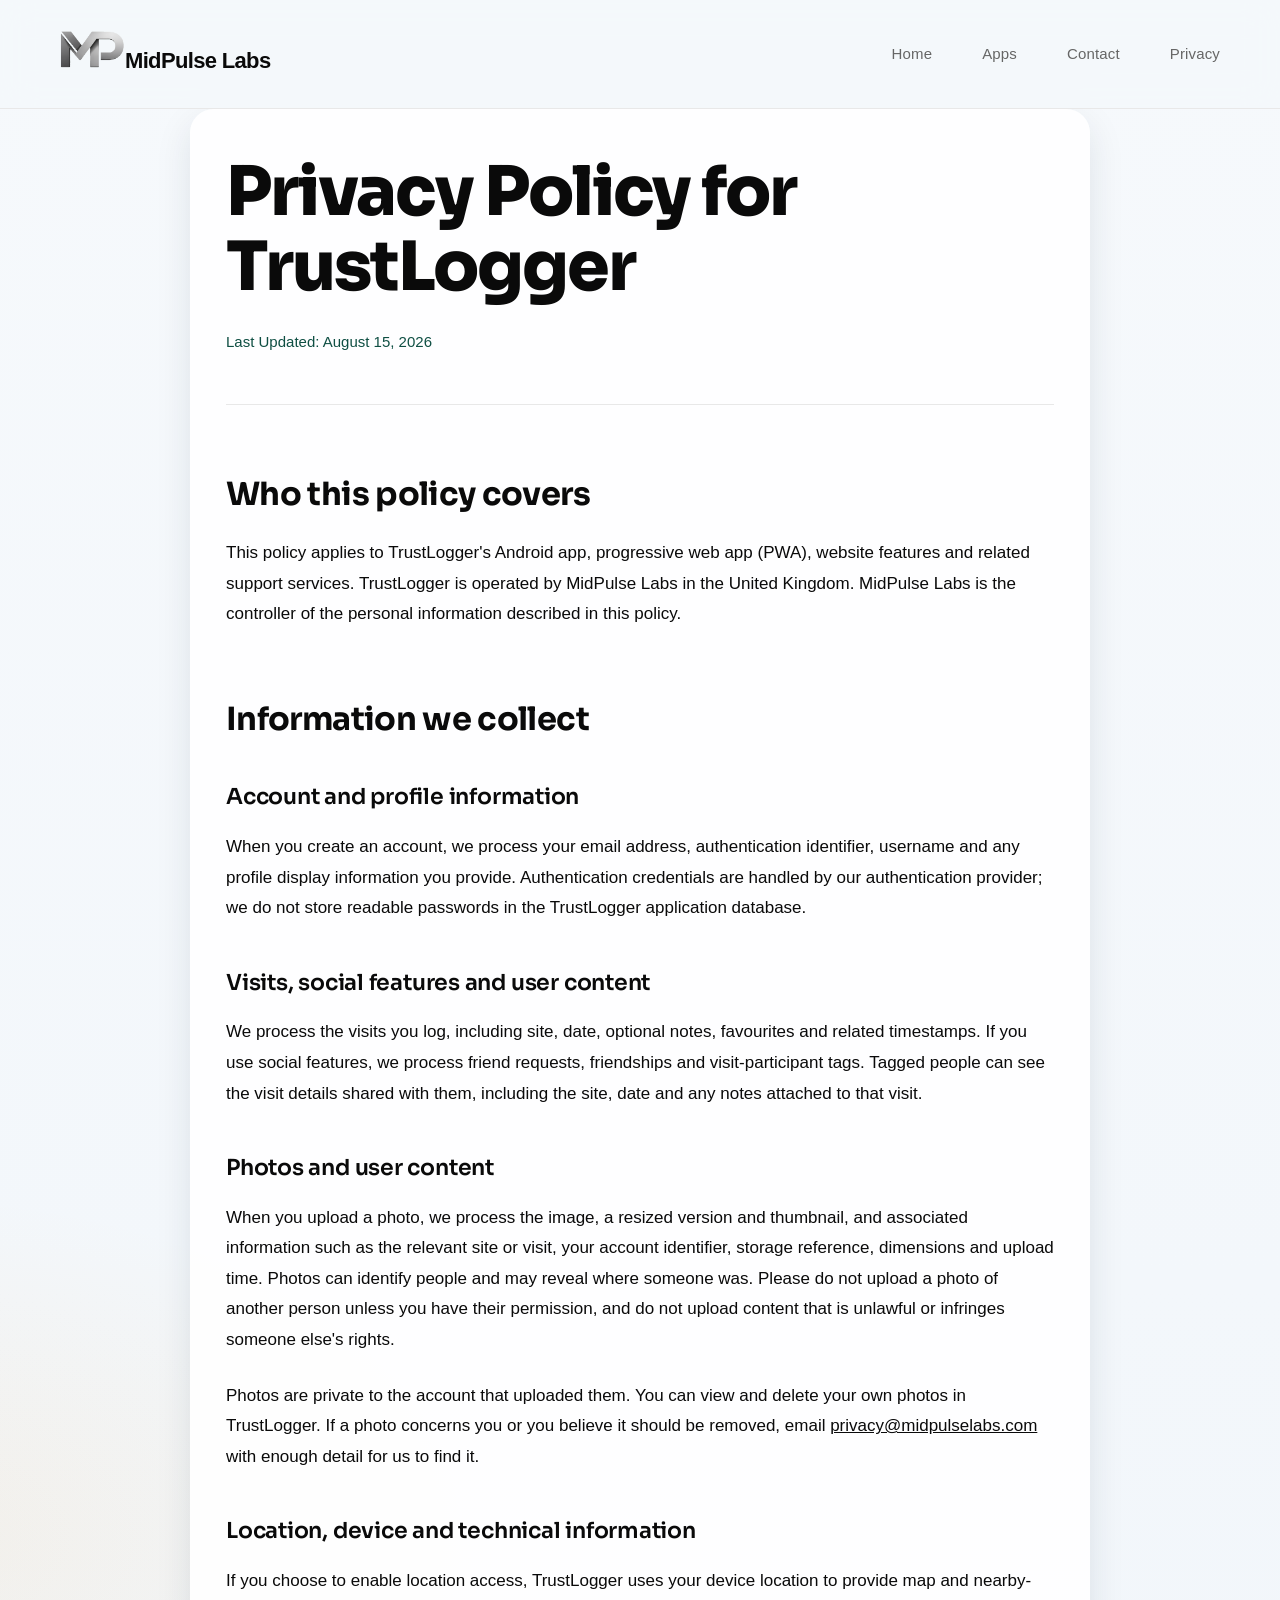
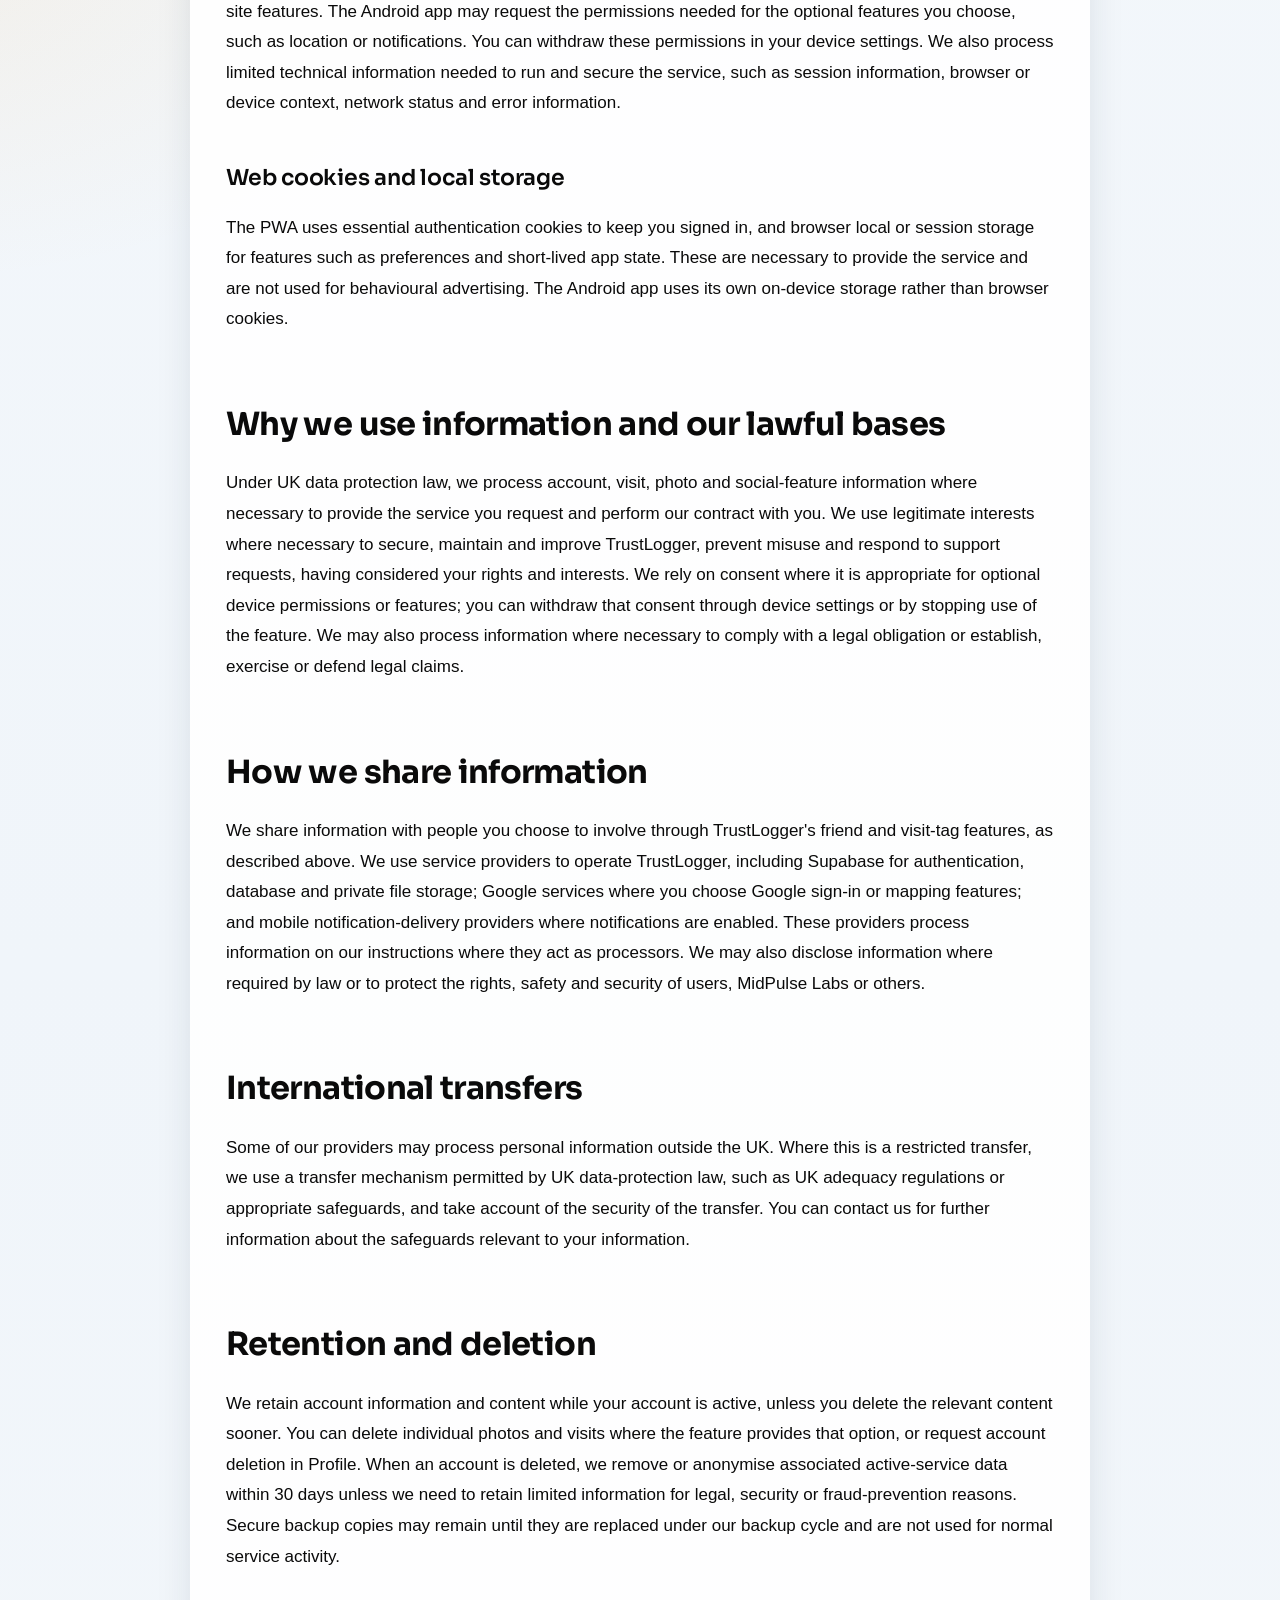
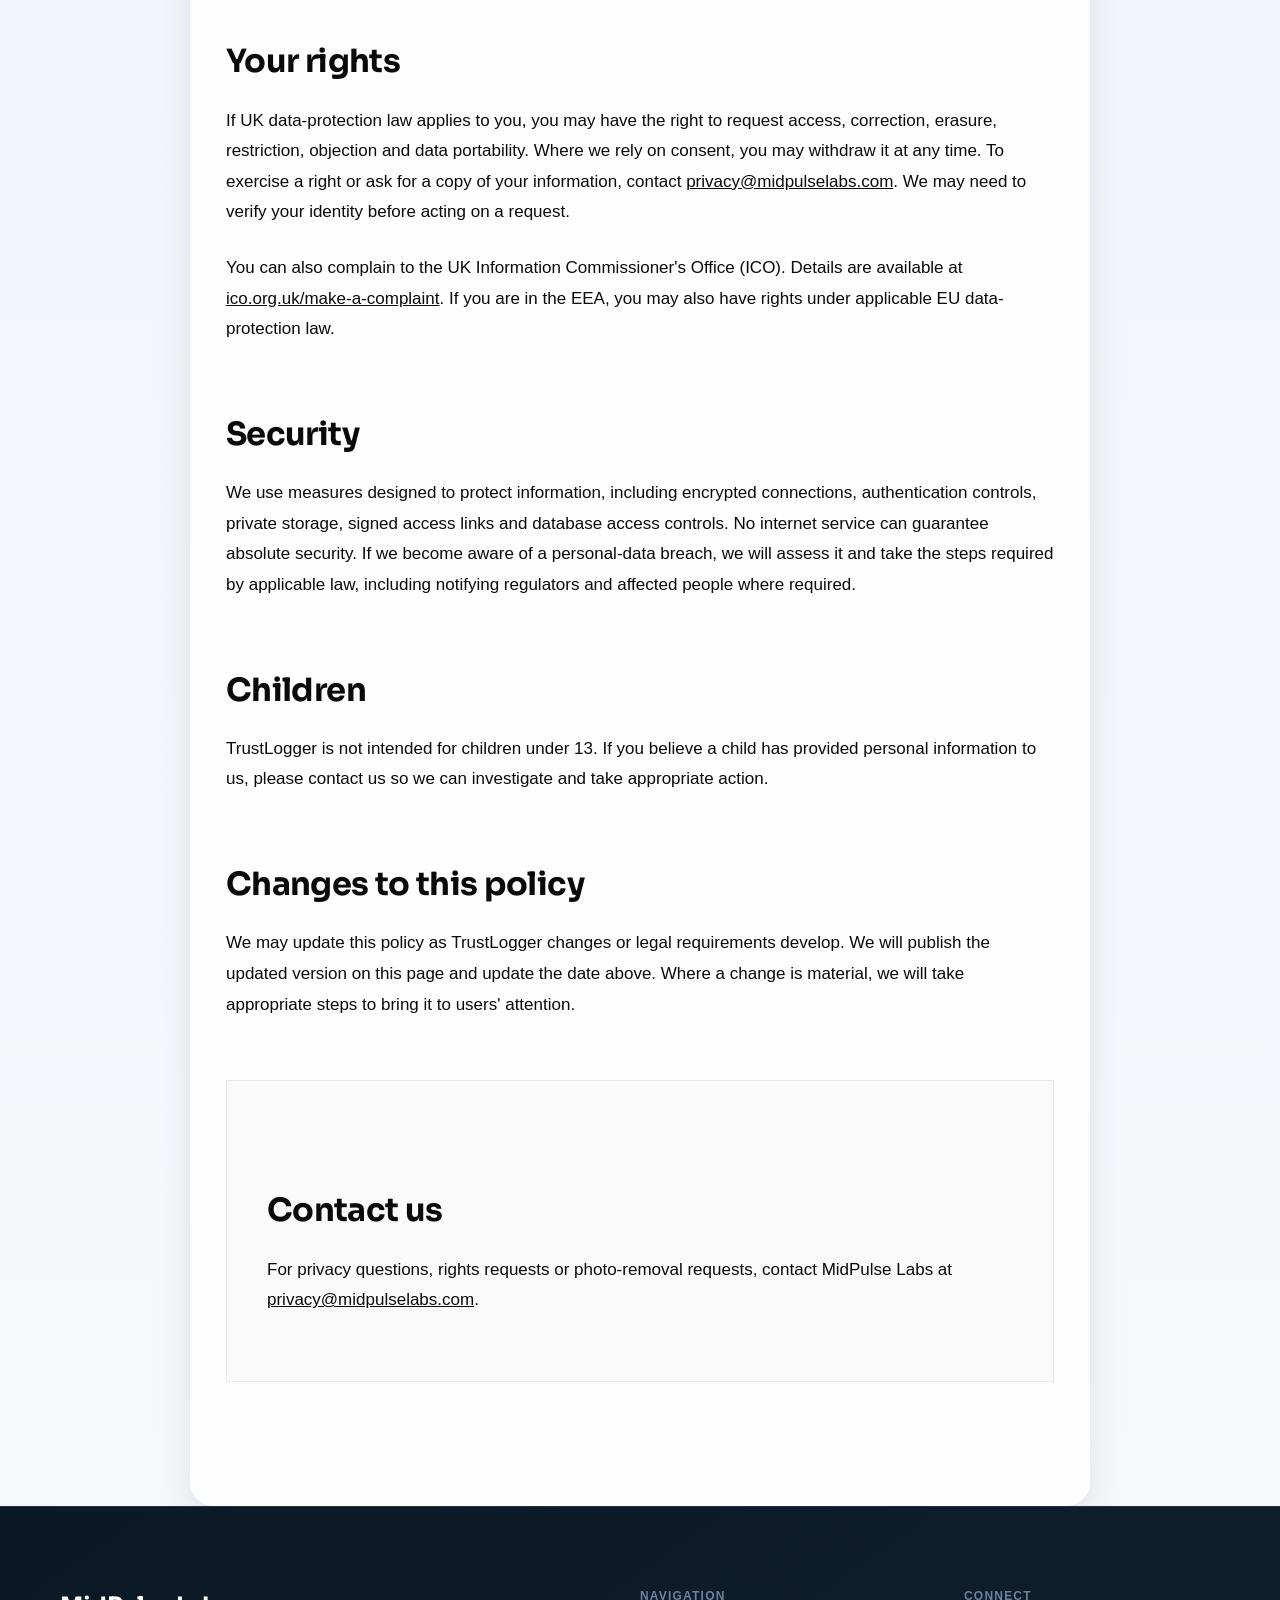
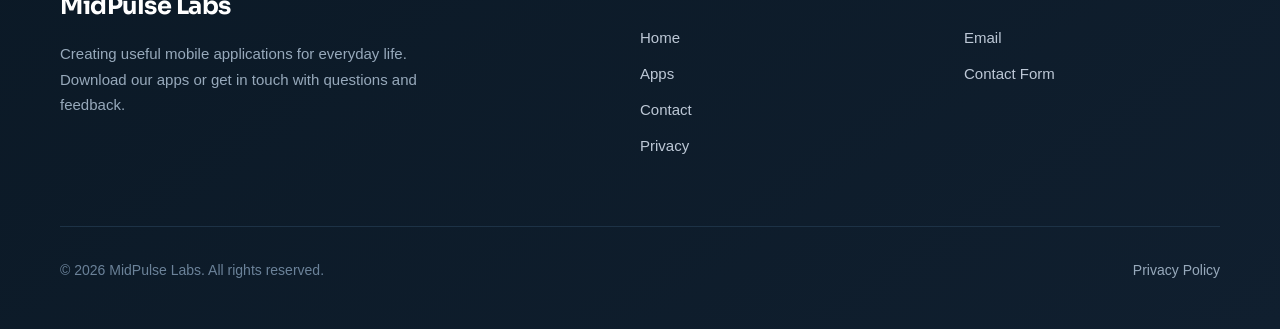
<file: trustlogger/privacy/index.html>
<!DOCTYPE html>
<html lang="en">
  <head>
        <meta charset="UTF-8">
        <meta name="viewport" content="width=device-width, initial-scale=1.0">
        <title>TrustLogger Privacy Policy | MidPulse Labs</title>
        <meta name="theme-color" content="#0a0a0a">
        <link rel="icon" type="image/png" href="/assets/mpl-logo.png">
        <link rel="shortcut icon" href="/assets/mpl-logo.png">
        <link rel="apple-touch-icon" href="/assets/mpl-logo.png">

        <!-- SEO Meta Tags -->
        <meta name="description" content="How MidPulse Labs collects, uses and protects personal information in the TrustLogger Android app and web app.">
        <meta name="keywords" content="privacy policy, TrustLogger, data protection, GDPR, app privacy">
        <meta name="author" content="MidPulse Labs">
        <meta name="robots" content="index, follow">

        <!-- Fonts -->
        <link rel="preconnect" href="https://fonts.googleapis.com">
        <link rel="preconnect" href="https://fonts.gstatic.com" crossorigin>
        <link href="https://fonts.googleapis.com/css2?family=Sora:wght@400;600;700&display=swap" rel="stylesheet">
      <style>
                * {
                              margin: 0;
                              padding: 0;
                              box-sizing: border-box;
                }

                :root {
                              --black: #0a0a0a;
                              --white: #ffffff;
                              --gray-50: #fafafa;
                              --gray-100: #f5f5f5;
                              --gray-200: #e8e8e8;
                              --gray-400: #999999;
                              --gray-600: #666666;
                              --gray-800: #1a1a1a;
                              --accent: #0a0a0a;
                }

                html {
                              scroll-behavior: smooth;
                }

                body {
                              font-family: 'DM Sans', -apple-system, BlinkMacSystemFont, sans-serif;
                              background: var(--white);
                              color: var(--black);
                              line-height: 1.6;
                              -webkit-font-smoothing: antialiased;
                              -moz-osx-font-smoothing: grayscale;
                }

                .container {
                              max-width: 1400px;
                              margin: 0 auto;
                              padding: 0 60px;
                }

                /* Header */
                header {
                              border-bottom: 1px solid var(--gray-200);
                              background: var(--white);
                              position: sticky;
                              top: 0;
                              z-index: 1000;
                }

                header .container {
                              display: flex;
                              justify-content: space-between;
                              align-items: center;
                              padding-top: 30px;
                              padding-bottom: 30px;
                }

                .logo {
                              font-family: 'Syne', sans-serif;
                              font-size: 22px;
                              font-weight: 700;
                              color: var(--black);
                              text-decoration: none;
                              letter-spacing: -0.03em;
                }

                nav {
                              display: flex;
                              gap: 50px;
                              align-items: center;
                }

                nav a {
                              color: var(--gray-600);
                              text-decoration: none;
                              font-size: 15px;
                              font-weight: 400;
                              transition: color 0.2s;
                              letter-spacing: 0.01em;
                }

                nav a:hover {
                              color: var(--black);
                }

                /* Content */
                .privacy-content {
                              max-width: 900px;
                              margin: 0 auto;
                              padding: 100px 60px 160px 60px;
                }

                .privacy-header {
                              margin-bottom: 70px;
                              padding-bottom: 50px;
                              border-bottom: 1px solid var(--gray-200);
                }

                .privacy-header h1 {
                              font-family: 'Syne', sans-serif;
                              font-size: clamp(42px, 6vw, 68px);
                              font-weight: 800;
                              line-height: 1.1;
                              letter-spacing: -0.03em;
                              margin-bottom: 25px;
                }

                .last-updated {
                              color: var(--gray-600);
                              font-size: 15px;
                              font-weight: 500;
                }

                .privacy-body h2 {
                              font-family: 'Syne', sans-serif;
                              font-size: 32px;
                              font-weight: 700;
                              letter-spacing: -0.02em;
                              margin-top: 70px;
                              margin-bottom: 25px;
                              line-height: 1.2;
                }

                .privacy-body h3 {
                              font-family: 'Syne', sans-serif;
                              font-size: 22px;
                              font-weight: 600;
                              letter-spacing: -0.01em;
                              margin-top: 45px;
                              margin-bottom: 20px;
                              line-height: 1.3;
                }

                .privacy-body h4 {
                              font-family: 'Syne', sans-serif;
                              font-size: 18px;
                              font-weight: 600;
                              margin-top: 35px;
                              margin-bottom: 15px;
                              line-height: 1.4;
                }

                .privacy-body p {
                              color: var(--gray-600);
                              font-size: 17px;
                              line-height: 1.8;
                              margin-bottom: 25px;
                }

                .privacy-body ul,
                .privacy-body ol {
                              margin: 25px 0;
                              padding-left: 30px;
                }

                .privacy-body li {
                              color: var(--gray-600);
                              font-size: 17px;
                              line-height: 1.8;
                              margin-bottom: 12px;
                }

                .privacy-body strong {
                              color: var(--black);
                              font-weight: 600;
                }

                .privacy-body a {
                              color: var(--black);
                              text-decoration: underline;
                              transition: color 0.2s;
                }

                .privacy-body a:hover {
                              color: var(--gray-600);
                }

                .privacy-body hr {
                              border: none;
                              border-top: 1px solid var(--gray-200);
                              margin: 60px 0;
                }

                .contact-box {
                              background: var(--gray-50);
                              border: 1px solid var(--gray-200);
                              padding: 40px;
                              margin: 60px 0;
                }

                .contact-box h3 {
                              margin-top: 0;
                }

                .agreement-box {
                              background: var(--gray-50);
                              border-left: 3px solid var(--black);
                              padding: 30px 40px;
                              margin: 50px 0;
                              font-weight: 500;
                }

                /* Footer */
                footer {
                              background: var(--black);
                              color: var(--white);
                              padding: 100px 0 60px 0;
                }

                .footer-content {
                              display: grid;
                              grid-template-columns: 2fr 1fr 1fr;
                              gap: 100px;
                              margin-bottom: 80px;
                }

                .footer-brand h3 {
                              font-family: 'Syne', sans-serif;
                              font-size: 28px;
                              font-weight: 700;
                              margin-bottom: 20px;
                              letter-spacing: -0.03em;
                }

                .footer-brand p {
                              color: var(--gray-400);
                              font-size: 16px;
                              line-height: 1.7;
                              max-width: 400px;
                }

                .footer-section h4 {
                              font-size: 14px;
                              font-weight: 600;
                              text-transform: uppercase;
                              letter-spacing: 0.1em;
                              margin-bottom: 25px;
                              color: var(--gray-400);
                }

                .footer-section a {
                              display: block;
                              color: var(--white);
                              text-decoration: none;
                              margin-bottom: 15px;
                              font-size: 15px;
                              transition: color 0.2s;
                }

                .footer-section a:hover {
                              color: var(--gray-400);
                }

                .footer-bottom {
                              border-top: 1px solid var(--gray-800);
                              padding-top: 40px;
                              display: flex;
                              justify-content: space-between;
                              align-items: center;
                              color: var(--gray-400);
                              font-size: 14px;
                }

                .footer-bottom a {
                              color: var(--gray-400);
                              text-decoration: none;
                              margin-left: 40px;
                }

                .footer-bottom a:hover {
                              color: var(--white);
                }

                /* Mobile Menu */
                .mobile-menu-toggle {
                              display: none;
                              background: none;
                              border: none;
                              font-size: 24px;
                              cursor: pointer;
                              color: var(--black);
                }

                /* Responsive */
                @media (max-width: 968px) {
                              .container {
                                                padding: 0 30px;
                              }

                              nav {
                                                display: none;
                              }

                              nav.mobile-open {
                                                display: flex;
                                                flex-direction: column;
                                                position: fixed;
                                                top: 81px;
                                                left: 0;
                                                right: 0;
                                                background: var(--white);
                                                padding: 40px 30px;
                                                gap: 30px;
                                                border-bottom: 1px solid var(--gray-200);
                                                align-items: flex-start;
                              }

                              .mobile-menu-toggle {
                                                display: block;
                              }

                              .privacy-content {
                                                padding: 60px 30px 100px 30px;
                              }

                              .privacy-header h1 {
                                                font-size: 36px;
                              }

                              .privacy-body h2 {
                                                font-size: 28px;
                              }

                              .privacy-body h3 {
                                                font-size: 20px;
                              }

                              .contact-box {
                                                padding: 30px 25px;
                              }

                              .footer-content {
                                                grid-template-columns: 1fr;
                                                gap: 50px;
                              }

                              .footer-bottom {
                                                flex-direction: column;
                                                gap: 20px;
                                                align-items: flex-start;
                              }

                              .footer-bottom a {
                                                margin-left: 0;
                                                margin-top: 10px;
                              }
                }
            </style>
          <link rel="stylesheet" href="/assets/site.css">
</head>
  <body>
        <a href="#main-content" class="skip-link">Skip to main content</a>
        <!-- Header -->
        <header>
                  <div class="container">
                                <a href="/" class="logo"><img src="/assets/mpl-logo.png" alt="" class="logo-mark" width="65" height="38" decoding="async"><span class="logo-text">MidPulse Labs</span></a>
                                <nav id="nav" aria-label="Primary">
                                                  <a href="/">Home</a>
                                                  <a href="/#apps">Apps</a>
                                                  <a href="/contact">Contact</a>
                                                  <a href="/privacy">Privacy</a>
                                </nav>
                                <button class="mobile-menu-toggle" id="menuToggle" type="button" aria-label="Toggle navigation menu" aria-controls="nav" aria-expanded="false">
                                                  ☰
                                </button>
                  </div>
        </header>

        <main id="main-content">
        <!-- Privacy Policy Content -->
        <div class="privacy-content">
                  <div class="privacy-header">
                                <h1>Privacy Policy for TrustLogger</h1>
                                <p class="last-updated">Last Updated: August 15, 2026</p>
                  </div>

                  <!-- Archived legacy notice retained in source only while this page is refreshed. -->
                  <div class="privacy-body" data-doc-root hidden aria-hidden="true">
                                <h2>Introduction</h2>
                                <p>TrustLogger ("we", "our", or "us") is committed to protecting your privacy. This Privacy Policy explains how we collect, use, disclose, and safeguard your information when you use our mobile application (the "App"). Please read this privacy policy carefully.</p>

                                <h2>Information We Collect</h2>

                                <h3>1. Personal Information</h3>
                                <p>When you create an account, we collect:</p>
                                <ul>
                                                  <li><strong>Email address</strong> - Used for authentication and account recovery</li>
                                                  <li><strong>Password</strong> - Stored securely (hashed) for account access</li>
                                                  <li><strong>Username</strong> - Required on first login (3-30 characters, alphanumeric and underscores only). Your username is publicly searchable by exact match to enable friend discovery</li>
                                                  <li><strong>User ID</strong> - Automatically generated unique identifier</li>
                                </ul>

                                <h3>2. Location Data</h3>
                                <p>TrustLogger collects and uses your device location to provide core features:</p>
                                <ul>
                                                  <li><strong>GPS Coordinates</strong> - To show nearby National Trust sites on maps and in search results</li>
                                                  <li><strong>Foreground Location</strong> - Collected when you actively use the app's map or "nearby sites" features</li>
                                                  <li><strong>Background Location (Optional)</strong> - If you enable proximity alerts, we track your location in the background to notify you when you're near National Trust sites (even when the app is closed)</li>
                                                  <li><strong>Geofencing</strong> - We monitor up to 20 nearest sites within a 10-mile radius of your location. You receive alerts when you enter a 1-mile radius of a site</li>
                                                  <li><strong>Location Permissions</strong> - We request ACCESS_FINE_LOCATION, ACCESS_COARSE_LOCATION, and ACCESS_BACKGROUND_LOCATION (Android) or "Always Allow" (iOS) for proximity features</li>
                                                  <li><strong>Update Frequency</strong> - Geofences are updated only when you move more than 5 kilometers to minimize battery usage</li>
                                                  <li><strong>Storage</strong> - Your current location is temporarily stored on your device and not sent to our servers unless you create a visit record</li>
                                </ul>
                                <p><strong>Important:</strong> You can disable background location tracking at any time through your device settings. This will disable proximity alerts but all other features will continue to work.</p>

                                <h3>3. Visit and Activity Data</h3>
                                <p>We store the following information when you use the app:</p>
                                <ul>
                                                  <li><strong>Visit records</strong> - Sites you've visited, visit dates, and optional notes</li>
                                                  <li><strong>Visit participants</strong> - Friends you tag on your visits. Tagged friends can see the full visit details including your notes</li>
                                                  <li><strong>Visit tags</strong> - When a friend tags you on their visit, you can view the visit details and remove yourself at any time</li>
                                                  <li><strong>Favorites</strong> - National Trust sites you've marked as favorites</li>
                                                  <li><strong>Visit notes</strong> - Text notes you add to your visit records (maximum 200 words). These are visible to friends you tag on the visit</li>
                                </ul>

                                <h3>4. Friend System Data</h3>
                                <p>TrustLogger includes social networking features. We collect and store:</p>
                                <ul>
                                                  <li><strong>Friend relationships</strong> - Connections between users who have mutually accepted friend requests</li>
                                                  <li><strong>Friend requests</strong> - Sent and received requests with status (pending, accepted, rejected, or cancelled)</li>
                                                  <li><strong>Friend codes</strong> - Unique 8-character redeemable codes you generate to instantly add friends. These codes expire after a set period</li>
                                                  <li><strong>User search history</strong> - Username searches you perform to find friends (stored temporarily for performance)</li>
                                                  <li><strong>Friend visibility</strong> - Friends can see visits where you've tagged them, but cannot see your untagged visits, email address, or real-time location</li>
                                </ul>

                                <h3>5. Push Notification Data</h3>
                                <p>If you enable notifications, we collect:</p>
                                <ul>
                                                  <li><strong>Device push tokens</strong> - Unique identifiers to send notifications to your device via Expo Push Notification Service</li>
                                                  <li><strong>Notification preferences</strong> - Your settings for friend requests, visit tags, and proximity alerts</li>
                                                  <li><strong>Notification history</strong> - Records of sent notifications for debugging and delivery verification</li>
                                </ul>
                                <p>We send three types of notifications:</p>
                                <ol>
                                                  <li><strong>Friend requests</strong> - When someone sends you a friend request</li>
                                                  <li><strong>Visit tags</strong> - When a friend tags you on a visit</li>
                                                  <li><strong>Proximity alerts</strong> - When you're near a National Trust site (requires background location permission)</li>
                                </ol>

                                <h3>6. Device and Usage Information</h3>
                                <p>We automatically collect:</p>
                                <ul>
                                                  <li><strong>Device information</strong> - Device model, operating system version</li>
                                                  <li><strong>App usage data</strong> - Features you use, crash reports</li>
                                                  <li><strong>Network status</strong> - To enable offline functionality</li>
                                </ul>

                                <h3>7. Third-Party Services Data</h3>
                                <p>TrustLogger integrates with the following third-party services:</p>

                                <h4>Google Services</h4>
                                <ul>
                                                  <li><strong>Google Maps API</strong> - For displaying maps and site locations</li>
                                                  <li><strong>Google OAuth</strong> - For optional sign-in with Google (requires your email and basic profile)</li>
                                                  <li><strong>Google Maps Static API</strong> - For displaying address preview images</li>
                                </ul>

                                <h4>Supabase (Backend Infrastructure)</h4>
                                <ul>
                                                  <li><strong>Authentication</strong> - User credentials and session management</li>
                                                  <li><strong>Database</strong> - Secure storage of your visit records, favorites, and friend relationships</li>
                                                  <li><strong>Realtime</strong> - WebSocket connections for instant friend request and visit tag notifications</li>
                                                  <li><strong>Edge Functions</strong> - Automated hourly sync of National Trust site data (4 AM - 7 PM GMT)</li>
                                                  <li><strong>Server location</strong> - United States</li>
                                </ul>

                                <h4>Expo Push Notification Service</h4>
                                <ul>
                                                  <li><strong>Push delivery</strong> - Sends notifications to your device for friend requests, visit tags, and proximity alerts</li>
                                                  <li><strong>Device tokens</strong> - Stores your device identifier to route notifications</li>
                                                  <li><strong>Privacy</strong> - Expo does not access notification content; they only handle delivery infrastructure</li>
                                </ul>

                                <h4>National Trust API</h4>
                                <ul>
                                                  <li><strong>Site Data</strong> - We fetch publicly available National Trust site information</li>
                                                  <li><strong>Emergency Notices</strong> - Real-time alerts about site closures or maintenance</li>
                                </ul>

                                <h2>How We Use Your Information</h2>
                                <p>We use collected information to:</p>
                                <ol>
                                                  <li><strong>Provide core functionality</strong> - Enable visit tracking, favorites, and site discovery</li>
                                                  <li><strong>Personalize your experience</strong> - Show nearby sites based on your location</li>
                                                  <li><strong>Enable social features</strong> - Allow friend discovery, friend requests, visit tagging, and sharing experiences with friends</li>
                                                  <li><strong>Send notifications</strong> - Friend requests, visit tags, proximity alerts, and emergency notices about sites</li>
                                                  <li><strong>Background location services</strong> - Monitor geofences to alert you when near National Trust sites (only if enabled)</li>
                                                  <li><strong>Improve the app</strong> - Analyze usage patterns to fix bugs and add features</li>
                                                  <li><strong>Provide customer support</strong> - Respond to your inquiries and resolve issues</li>
                                </ol>

                                <h2>Data Sharing and Disclosure</h2>

                                <h3>Friend System and Social Features</h3>
                                <p>TrustLogger's friend system allows controlled sharing of your activity:</p>

                                <h4>What Friends Can See</h4>
                                <ul>
                                                  <li><strong>Your username</strong> - Visible to anyone who searches for it</li>
                                                  <li><strong>Visit tags</strong> - Friends can see visits where you explicitly tagged them, including visit date, site, and notes</li>
                                                  <li><strong>Friend status</strong> - Whether you are friends with someone</li>
                                </ul>

                                <h4>What Friends CANNOT See</h4>
                                <ul>
                                                  <li><strong>Untagged visits</strong> - Visits where you didn't tag them remain completely private</li>
                                                  <li><strong>Your email address</strong> - Never shared with other users</li>
                                                  <li><strong>Your real-time location</strong> - Location is never shared with friends</li>
                                                  <li><strong>Your favorites</strong> - Your favorited sites are private unless you tag friends on visits to those sites</li>
                                </ul>

                                <h4>Managing Friend Visibility</h4>
                                <ul>
                                                  <li><strong>Removing friends</strong> - You can unfriend anyone at any time from the Friends screen</li>
                                                  <li><strong>Removing yourself from tags</strong> - If a friend tags you on a visit, you can remove yourself from that visit</li>
                                                  <li><strong>Rejecting requests</strong> - You can reject friend requests; the sender won't be notified</li>
                                                  <li><strong>Cancelling requests</strong> - You can cancel pending friend requests you've sent</li>
                                </ul>

                                <p><strong>Note:</strong> Legacy household sharing groups from previous versions have been replaced by the friend system. If you previously used household groups, your data has been migrated to the new friend-based system.</p>

                                <h3>Third-Party Service Providers</h3>
                                <p>We share your data with:</p>
                                <ul>
                                                  <li><strong>Supabase</strong> - For secure cloud storage, authentication, and real-time notifications</li>
                                                  <li><strong>Google</strong> - For maps, OAuth authentication, and static map images</li>
                                                  <li><strong>Expo</strong> - For push notification delivery infrastructure (device tokens only, not notification content)</li>
                                                  <li><strong>National Trust</strong> - To fetch publicly available site information</li>
                                </ul>

                                <h3>Legal Requirements</h3>
                                <p>We may disclose your information if required by law or in response to valid legal requests.</p>

                                <h2>Data Retention</h2>
                                <ul>
                                                  <li><strong>Active accounts</strong> - We retain your data for as long as your account is active</li>
                                                  <li><strong>Deleted accounts</strong> - When you delete your account, all personal data is permanently removed within 30 days</li>
                                                  <li><strong>Visit history</strong> - Retained indefinitely unless you manually delete individual visits or your entire account</li>
                                                  <li><strong>Friend relationships</strong> - Retained until you or your friend removes the friendship</li>
                                                  <li><strong>Friend requests</strong> - Pending requests retained for 90 days, then automatically expired. Accepted/rejected/cancelled requests retained for 30 days for audit purposes</li>
                                                  <li><strong>Friend codes</strong> - Expire after 7 days or when redeemed, whichever comes first</li>
                                                  <li><strong>Visit participant tags</strong> - Retained until the visit is deleted or you remove yourself from the tag</li>
                                                  <li><strong>Push notification tokens</strong> - Retained until you log out, uninstall the app, or revoke notification permissions</li>
                                                  <li><strong>Cached site data</strong> - Stored locally on your device for 1 hour (enriched data) or 24 hours (basic data), then refreshed</li>
                                </ul>

                                <h2>Your Data Rights (GDPR Compliance)</h2>
                                <p>If you are in the European Economic Area (EEA), you have the right to:</p>
                                <ol>
                                                  <li><strong>Access</strong> - Request a copy of your personal data</li>
                                                  <li><strong>Correction</strong> - Update or correct inaccurate information (e.g., change your username from Profile settings)</li>
                                                  <li><strong>Deletion</strong> - Delete your account and all associated data via the "Delete My Data" button in Profile settings</li>
                                                  <li><strong>Portability</strong> - Export your visit data (contact support@trustlogger.app)</li>
                                                  <li><strong>Withdraw consent</strong> - Revoke location or notification permissions at any time through device settings</li>
                                                  <li><strong>Object to processing</strong> - Opt out of non-essential data collection like proximity alerts</li>
                                </ol>
                                <p>To exercise these rights, contact us at <a href="mailto:privacy@trustlogger.app">privacy@trustlogger.app</a></p>

                                <h3>What Happens When You Delete Your Account</h3>
                                <p>When you use the "Delete My Data" function, we permanently remove:</p>
                                <ul>
                                                  <li>Your email, username, and account credentials</li>
                                                  <li>All visit records you created (including notes)</li>
                                                  <li>Your favorites list</li>
                                                  <li>All friend relationships (you will be removed from your friends' lists)</li>
                                                  <li>Friend requests you sent or received</li>
                                                  <li>Visit participant tags (you will be removed from visits where friends tagged you)</li>
                                                  <li>Push notification tokens</li>
                                                  <li>Friend codes you generated</li>
                                </ul>
                                <p><strong>Note:</strong> If you were tagged on a friend's visit, you will be removed from that visit's participant list, but the visit itself (created by your friend) will remain in their account.</p>

                                <h2>Children's Privacy (COPPA Compliance)</h2>
                                <p>TrustLogger is not intended for children under 13 years of age. We do not knowingly collect personal information from children under 13. If you are a parent or guardian and believe your child has provided us with personal information, please contact us immediately.</p>

                                <h2>Data Security</h2>
                                <p>We implement security measures to protect your information:</p>
                                <ul>
                                                  <li><strong>Encryption</strong> - All data transmitted between the app and servers uses HTTPS/TLS</li>
                                                  <li><strong>Password hashing</strong> - Passwords are hashed using industry-standard algorithms</li>
                                                  <li><strong>Row-level security (RLS)</strong> - Database policies ensure users can only access their own data</li>
                                                  <li><strong>No backup exposure</strong> - Android backup is disabled to prevent credential extraction</li>
                                                  <li><strong>Secure storage</strong> - Authentication tokens stored securely on your device</li>
                                </ul>
                                <p>However, no method of transmission over the internet is 100% secure. We cannot guarantee absolute security.</p>

                                <h2>Offline Functionality</h2>
                                <p>TrustLogger works offline:</p>
                                <ul>
                                                  <li><strong>Local caching</strong> - Site data is cached on your device for 24 hours</li>
                                                  <li><strong>Offline queue</strong> - Actions performed offline are queued and synced when you reconnect</li>
                                                  <li><strong>Data persistence</strong> - Your favorites and visits are stored locally and synced to the cloud</li>
                                </ul>

                                <h2>Permissions We Request</h2>

                                <h3>Required Permissions</h3>
                                <ul>
                                                  <li><strong>INTERNET</strong> - To fetch site data, sync your visits, and communicate with friends</li>
                                                  <li><strong>ACCESS_FINE_LOCATION</strong> - To show nearby National Trust sites and calculate distances</li>
                                                  <li><strong>ACCESS_COARSE_LOCATION</strong> - For approximate location when GPS is unavailable</li>
                                </ul>

                                <h3>Optional Permissions</h3>
                                <ul>
                                                  <li><strong>ACCESS_BACKGROUND_LOCATION (Android) / "Always Allow" Location (iOS)</strong> - Required for proximity alerts to monitor when you're near National Trust sites, even when the app is closed. You can disable this in device settings without affecting other features</li>
                                                  <li><strong>POST_NOTIFICATIONS (Android 13+)</strong> - To send friend requests, visit tag notifications, and proximity alerts</li>
                                </ul>

                                <h3>Permissions We Do NOT Request</h3>
                                <ul>
                                                  <li><strong>RECORD_AUDIO</strong> - We do not access your microphone</li>
                                                  <li><strong>CAMERA</strong> - Not used in the current version</li>
                                                  <li><strong>CONTACTS</strong> - We do not access your contacts</li>
                                                  <li><strong>READ_EXTERNAL_STORAGE / WRITE_EXTERNAL_STORAGE</strong> - No longer required; all storage is handled internally</li>
                                </ul>

                                <h2>Cookies and Tracking</h2>
                                <p>TrustLogger does not use cookies or third-party analytics trackers. We use:</p>
                                <ul>
                                                  <li><strong>AsyncStorage</strong> - Local device storage for app state (favorites, cached sites)</li>
                                                  <li><strong>Session tokens</strong> - To maintain your login session</li>
                                </ul>

                                <h2>Changes to This Privacy Policy</h2>
                                <p>We may update this Privacy Policy from time to time. We will notify you of significant changes by:</p>
                                <ul>
                                                  <li>Updating the "Last Updated" date at the top of this policy</li>
                                                  <li>Displaying an in-app notification (for major changes)</li>
                                                  <li>Sending an email to your registered email address (for material changes)</li>
                                </ul>
                                <p>Your continued use of the app after changes indicates acceptance of the updated policy.</p>

                                <h2>Notification Preferences and Control</h2>
                                <p>TrustLogger gives you granular control over notifications. You can manage your preferences from the app settings:</p>

                                <h3>Notification Types You Can Control</h3>
                                <ul>
                                                  <li><strong>Friend Requests</strong> - Receive notifications when someone sends you a friend request</li>
                                                  <li><strong>Visit Tags</strong> - Get notified when a friend tags you on a visit</li>
                                                  <li><strong>Proximity Alerts</strong> - Receive alerts when you're within 1 mile of a National Trust site (requires background location permission)</li>
                                </ul>

                                <h3>How to Disable Notifications</h3>
                                <ol>
                                                  <li><strong>In-app settings</strong> - Go to Profile → Notification Settings to toggle individual notification types</li>
                                                  <li><strong>Device settings</strong> - Completely disable TrustLogger notifications through your device's notification settings</li>
                                                  <li><strong>Background location</strong> - Disable "Always Allow" location permission to stop proximity alerts while keeping other notifications</li>
                                </ol>

                                <p><strong>Note:</strong> Disabling proximity alerts also requires turning off background location tracking, as alerts depend on monitoring your location when the app is closed.</p>

                                <h2>Your Choices</h2>
                                <p>You can control your privacy:</p>
                                <ol>
                                                  <li><strong>Disable foreground location</strong> - Turn off location permissions in device settings (nearby sites and maps will not work)</li>
                                                  <li><strong>Disable background location</strong> - Turn off "Always Allow" location in device settings (proximity alerts will stop, but all other features continue working)</li>
                                                  <li><strong>Manage notifications</strong> - Disable specific notification types (friend requests, visit tags, proximity alerts) in app settings or device notification settings</li>
                                                  <li><strong>Remove friends</strong> - Unfriend anyone from the Friends screen to stop sharing visit tags with them</li>
                                                  <li><strong>Remove yourself from visit tags</strong> - If a friend tagged you on a visit, you can remove yourself from that visit</li>
                                                  <li><strong>Change username</strong> - Update your username from Profile settings (subject to availability)</li>
                                                  <li><strong>Delete data</strong> - Use "Delete My Data" button in Profile → Account Settings to permanently delete your account and all associated data</li>
                                                  <li><strong>Logout</strong> - Sign out to stop syncing data and remove push notification tokens</li>
                                                  <li><strong>Uninstall</strong> - Remove the app to delete local data (cloud data remains until you delete your account)</li>
                                </ol>

                                <div class="contact-box">
                                                  <h2>Contact Us</h2>
                                                  <p>If you have questions about this Privacy Policy or our data practices:</p>
                                                  <ul>
                                                                <li><strong>Email:</strong> <a href="mailto:privacy@trustlogger.app">privacy@trustlogger.app</a></li>
                                                                <li><strong>Support:</strong> <a href="mailto:support@trustlogger.app">support@trustlogger.app</a></li>
                                                  </ul>
                                </div>

                                <h2>Legal Information</h2>
                                <ul>
                                                  <li><strong>Service Provider:</strong> TrustLogger is operated by MidPulse Labs</li>
                                                  <li><strong>Jurisdiction:</strong> United Kingdom</li>
                                                  <li><strong>Governing Law:</strong> This Privacy Policy is governed by the laws of the United Kingdom</li>
                                </ul>

                                <h2>Third-Party Links</h2>
                                <p>The app may contain links to external sites (National Trust website, Google Maps). We are not responsible for the privacy practices of these third-party sites. Please review their privacy policies independently.</p>

                                <h2>Data Breach Notification</h2>
                                <p>In the event of a data breach that affects your personal information, we will notify affected users within 72 hours via email and an in-app notification.</p>

                                <h2>International Data Transfers</h2>
                                <p>Your information may be transferred to and stored on servers located in the United States. By using TrustLogger, you consent to this transfer. We ensure adequate safeguards are in place as required by GDPR.</p>

                                <hr>

                                <div class="agreement-box">
                                                  <p><strong>By using TrustLogger, you agree to this Privacy Policy.</strong></p>
                                                  <p style="margin-top: 10px; margin-bottom: 0;">If you do not agree with this policy, please do not use the app.</p>
                                </div>
                  </div>

                  <div class="privacy-body" data-doc-root>
                                <h2>Who this policy covers</h2>
                                <p>This policy applies to TrustLogger's Android app, progressive web app (PWA), website features and related support services. TrustLogger is operated by MidPulse Labs in the United Kingdom. MidPulse Labs is the controller of the personal information described in this policy.</p>

                                <h2>Information we collect</h2>
                                <h3>Account and profile information</h3>
                                <p>When you create an account, we process your email address, authentication identifier, username and any profile display information you provide. Authentication credentials are handled by our authentication provider; we do not store readable passwords in the TrustLogger application database.</p>

                                <h3>Visits, social features and user content</h3>
                                <p>We process the visits you log, including site, date, optional notes, favourites and related timestamps. If you use social features, we process friend requests, friendships and visit-participant tags. Tagged people can see the visit details shared with them, including the site, date and any notes attached to that visit.</p>

                                <h3>Photos and user content</h3>
                                <p>When you upload a photo, we process the image, a resized version and thumbnail, and associated information such as the relevant site or visit, your account identifier, storage reference, dimensions and upload time. Photos can identify people and may reveal where someone was. Please do not upload a photo of another person unless you have their permission, and do not upload content that is unlawful or infringes someone else's rights.</p>
                                <p>Photos are private to the account that uploaded them. You can view and delete your own photos in TrustLogger. If a photo concerns you or you believe it should be removed, email <a href="mailto:privacy@midpulselabs.com">privacy@midpulselabs.com</a> with enough detail for us to find it.</p>

                                <h3>Location, device and technical information</h3>
                                <p>If you choose to enable location access, TrustLogger uses your device location to provide map and nearby-site features. The Android app may request the permissions needed for the optional features you choose, such as location or notifications. You can withdraw these permissions in your device settings. We also process limited technical information needed to run and secure the service, such as session information, browser or device context, network status and error information.</p>

                                <h3>Web cookies and local storage</h3>
                                <p>The PWA uses essential authentication cookies to keep you signed in, and browser local or session storage for features such as preferences and short-lived app state. These are necessary to provide the service and are not used for behavioural advertising. The Android app uses its own on-device storage rather than browser cookies.</p>

                                <h2>Why we use information and our lawful bases</h2>
                                <p>Under UK data protection law, we process account, visit, photo and social-feature information where necessary to provide the service you request and perform our contract with you. We use legitimate interests where necessary to secure, maintain and improve TrustLogger, prevent misuse and respond to support requests, having considered your rights and interests. We rely on consent where it is appropriate for optional device permissions or features; you can withdraw that consent through device settings or by stopping use of the feature. We may also process information where necessary to comply with a legal obligation or establish, exercise or defend legal claims.</p>

                                <h2>How we share information</h2>
                                <p>We share information with people you choose to involve through TrustLogger's friend and visit-tag features, as described above. We use service providers to operate TrustLogger, including Supabase for authentication, database and private file storage; Google services where you choose Google sign-in or mapping features; and mobile notification-delivery providers where notifications are enabled. These providers process information on our instructions where they act as processors. We may also disclose information where required by law or to protect the rights, safety and security of users, MidPulse Labs or others.</p>

                                <h2>International transfers</h2>
                                <p>Some of our providers may process personal information outside the UK. Where this is a restricted transfer, we use a transfer mechanism permitted by UK data-protection law, such as UK adequacy regulations or appropriate safeguards, and take account of the security of the transfer. You can contact us for further information about the safeguards relevant to your information.</p>

                                <h2>Retention and deletion</h2>
                                <p>We retain account information and content while your account is active, unless you delete the relevant content sooner. You can delete individual photos and visits where the feature provides that option, or request account deletion in Profile. When an account is deleted, we remove or anonymise associated active-service data within 30 days unless we need to retain limited information for legal, security or fraud-prevention reasons. Secure backup copies may remain until they are replaced under our backup cycle and are not used for normal service activity.</p>

                                <h2>Your rights</h2>
                                <p>If UK data-protection law applies to you, you may have the right to request access, correction, erasure, restriction, objection and data portability. Where we rely on consent, you may withdraw it at any time. To exercise a right or ask for a copy of your information, contact <a href="mailto:privacy@midpulselabs.com">privacy@midpulselabs.com</a>. We may need to verify your identity before acting on a request.</p>
                                <p>You can also complain to the UK Information Commissioner's Office (ICO). Details are available at <a href="https://ico.org.uk/make-a-complaint/" rel="noreferrer">ico.org.uk/make-a-complaint</a>. If you are in the EEA, you may also have rights under applicable EU data-protection law.</p>

                                <h2>Security</h2>
                                <p>We use measures designed to protect information, including encrypted connections, authentication controls, private storage, signed access links and database access controls. No internet service can guarantee absolute security. If we become aware of a personal-data breach, we will assess it and take the steps required by applicable law, including notifying regulators and affected people where required.</p>

                                <h2>Children</h2>
                                <p>TrustLogger is not intended for children under 13. If you believe a child has provided personal information to us, please contact us so we can investigate and take appropriate action.</p>

                                <h2>Changes to this policy</h2>
                                <p>We may update this policy as TrustLogger changes or legal requirements develop. We will publish the updated version on this page and update the date above. Where a change is material, we will take appropriate steps to bring it to users' attention.</p>

                                <div class="contact-box">
                                                  <h2>Contact us</h2>
                                                  <p>For privacy questions, rights requests or photo-removal requests, contact MidPulse Labs at <a href="mailto:privacy@midpulselabs.com">privacy@midpulselabs.com</a>.</p>
                                </div>
                  </div>
        </div>
        </main>

        <!-- Footer -->
        <footer>
                  <div class="container">
                                <div class="footer-content">
                                                  <div class="footer-brand">
                                                                <h3>MidPulse Labs</h3>
                                                                <p>Creating useful mobile applications for everyday life. Download our apps or get in touch with questions and feedback.</p>
                                                  </div>

                                                  <div class="footer-section">
                                                                <h4>Navigation</h4>
                                                                <a href="/">Home</a>
                                                                <a href="/#apps">Apps</a>
                                                                <a href="/contact">Contact</a>
                                                                <a href="/privacy">Privacy</a>
                                                  </div>

                                                  <div class="footer-section">
                                                                <h4>Connect</h4>
                                                                <a href="mailto:contact@midpulselabs.com">Email</a>
                                                                <a href="/contact">Contact Form</a>
                                                  </div>
                                </div>

                                <div class="footer-bottom">
                                                  <span>&copy; <span data-current-year>2026</span> MidPulse Labs. All rights reserved.</span>
                                                  <div>
                                                                <a href="/privacy">Privacy Policy</a>
                                                  </div>
                                </div>
                  </div>
        </footer>

        <!-- Scripts -->
        <script src="/assets/site.js"></script>
  </body>
</html>
</file>
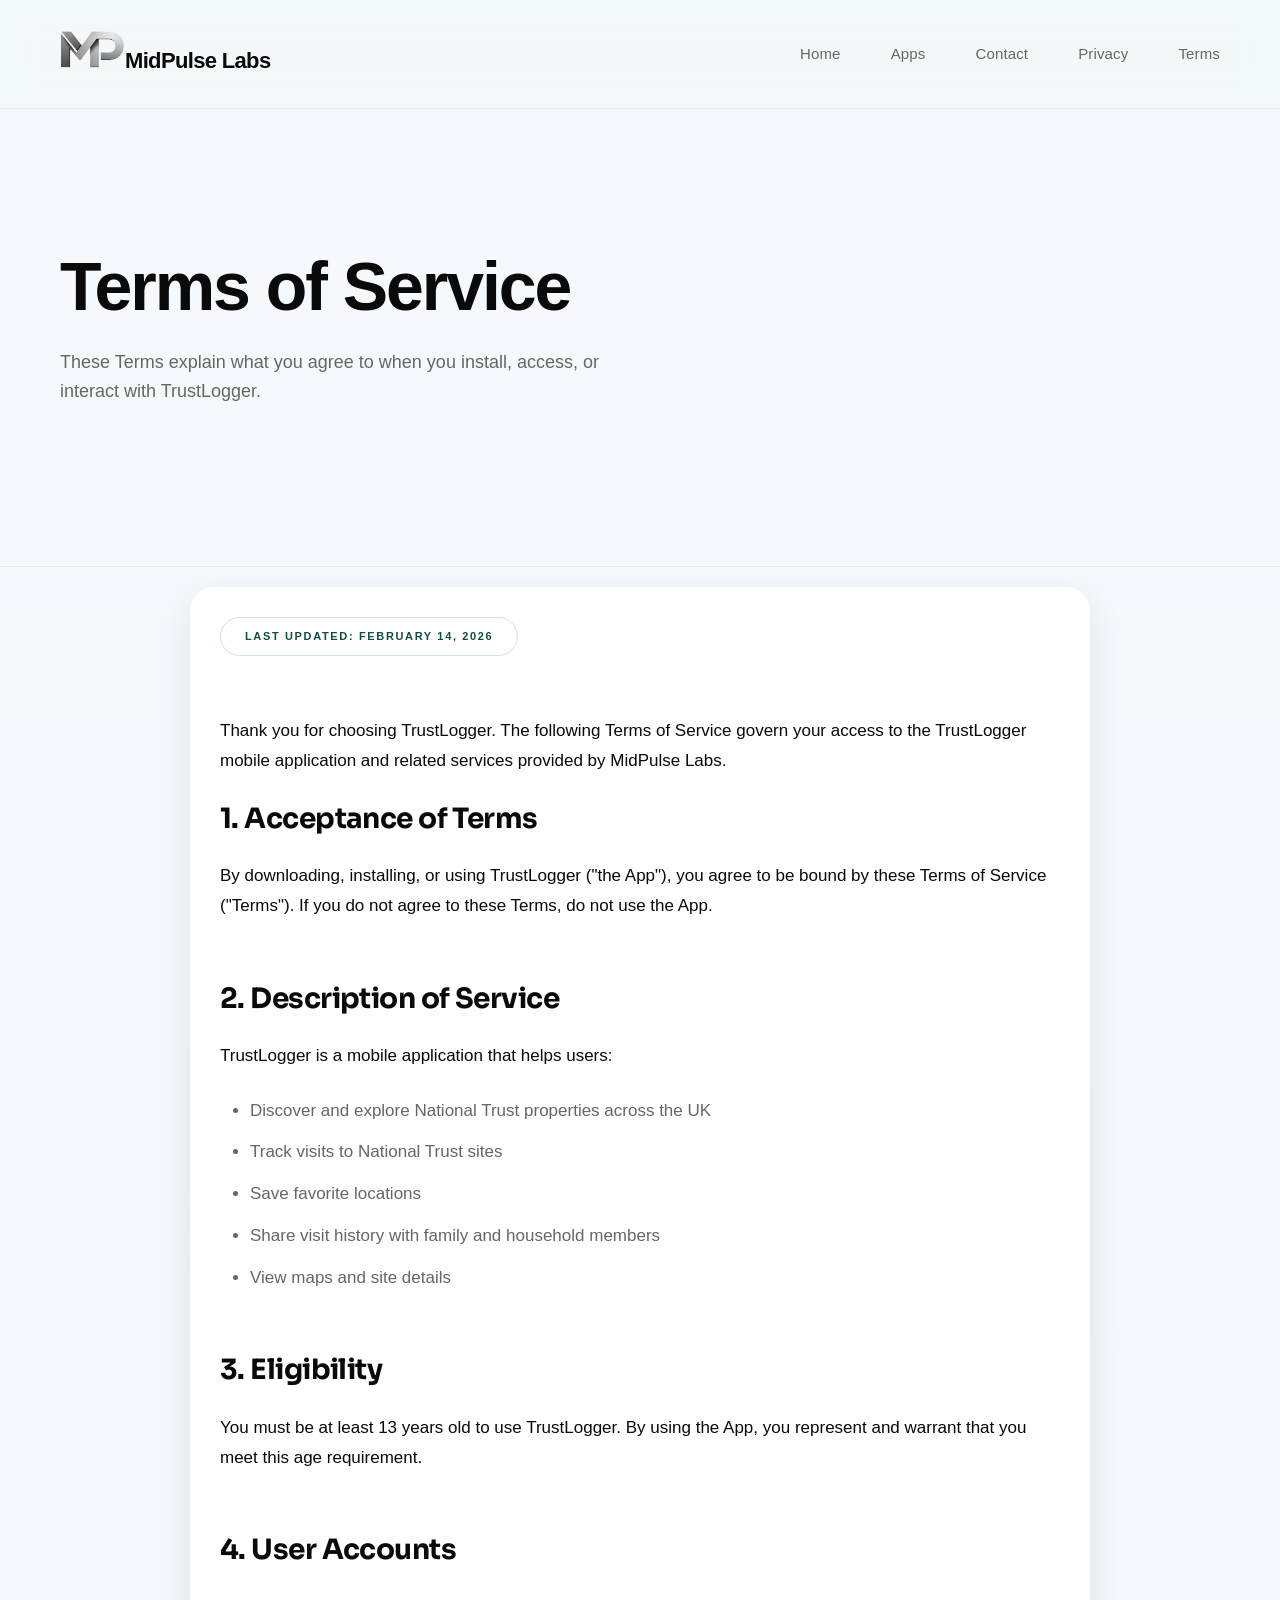
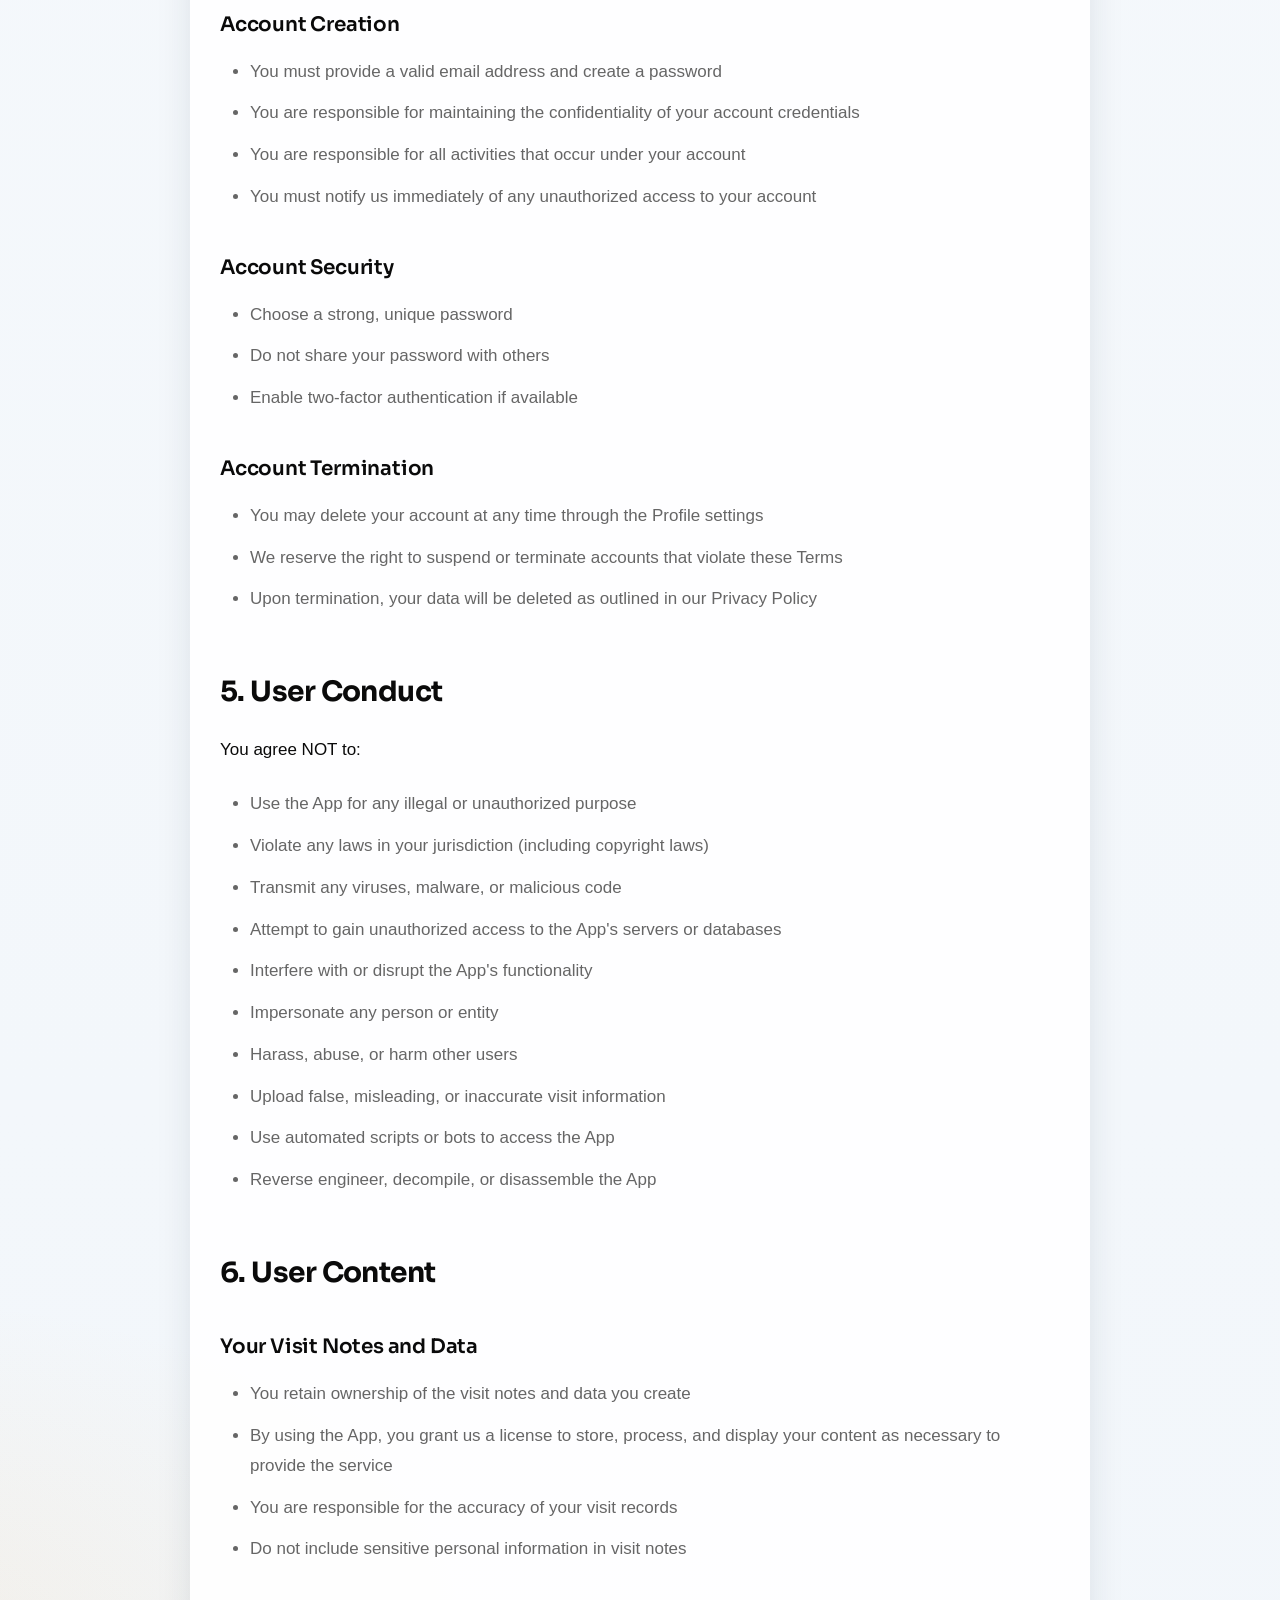
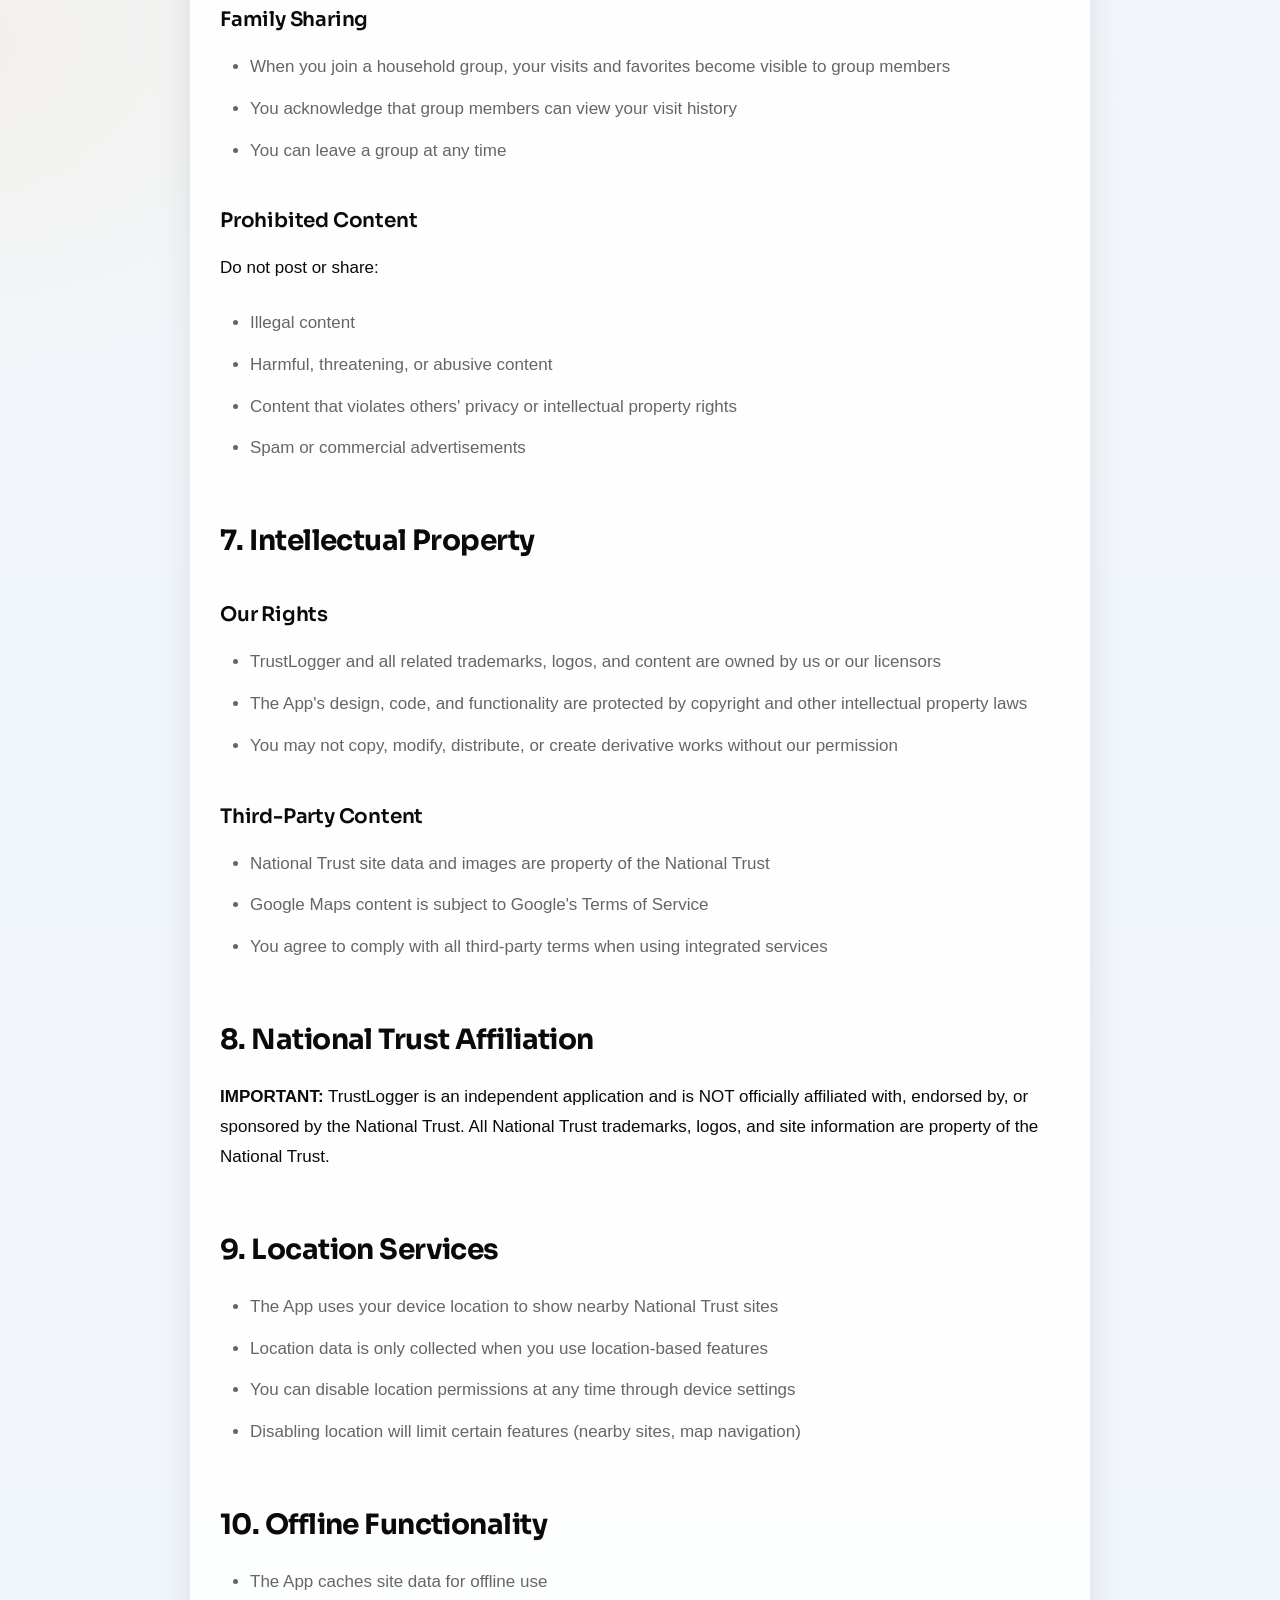
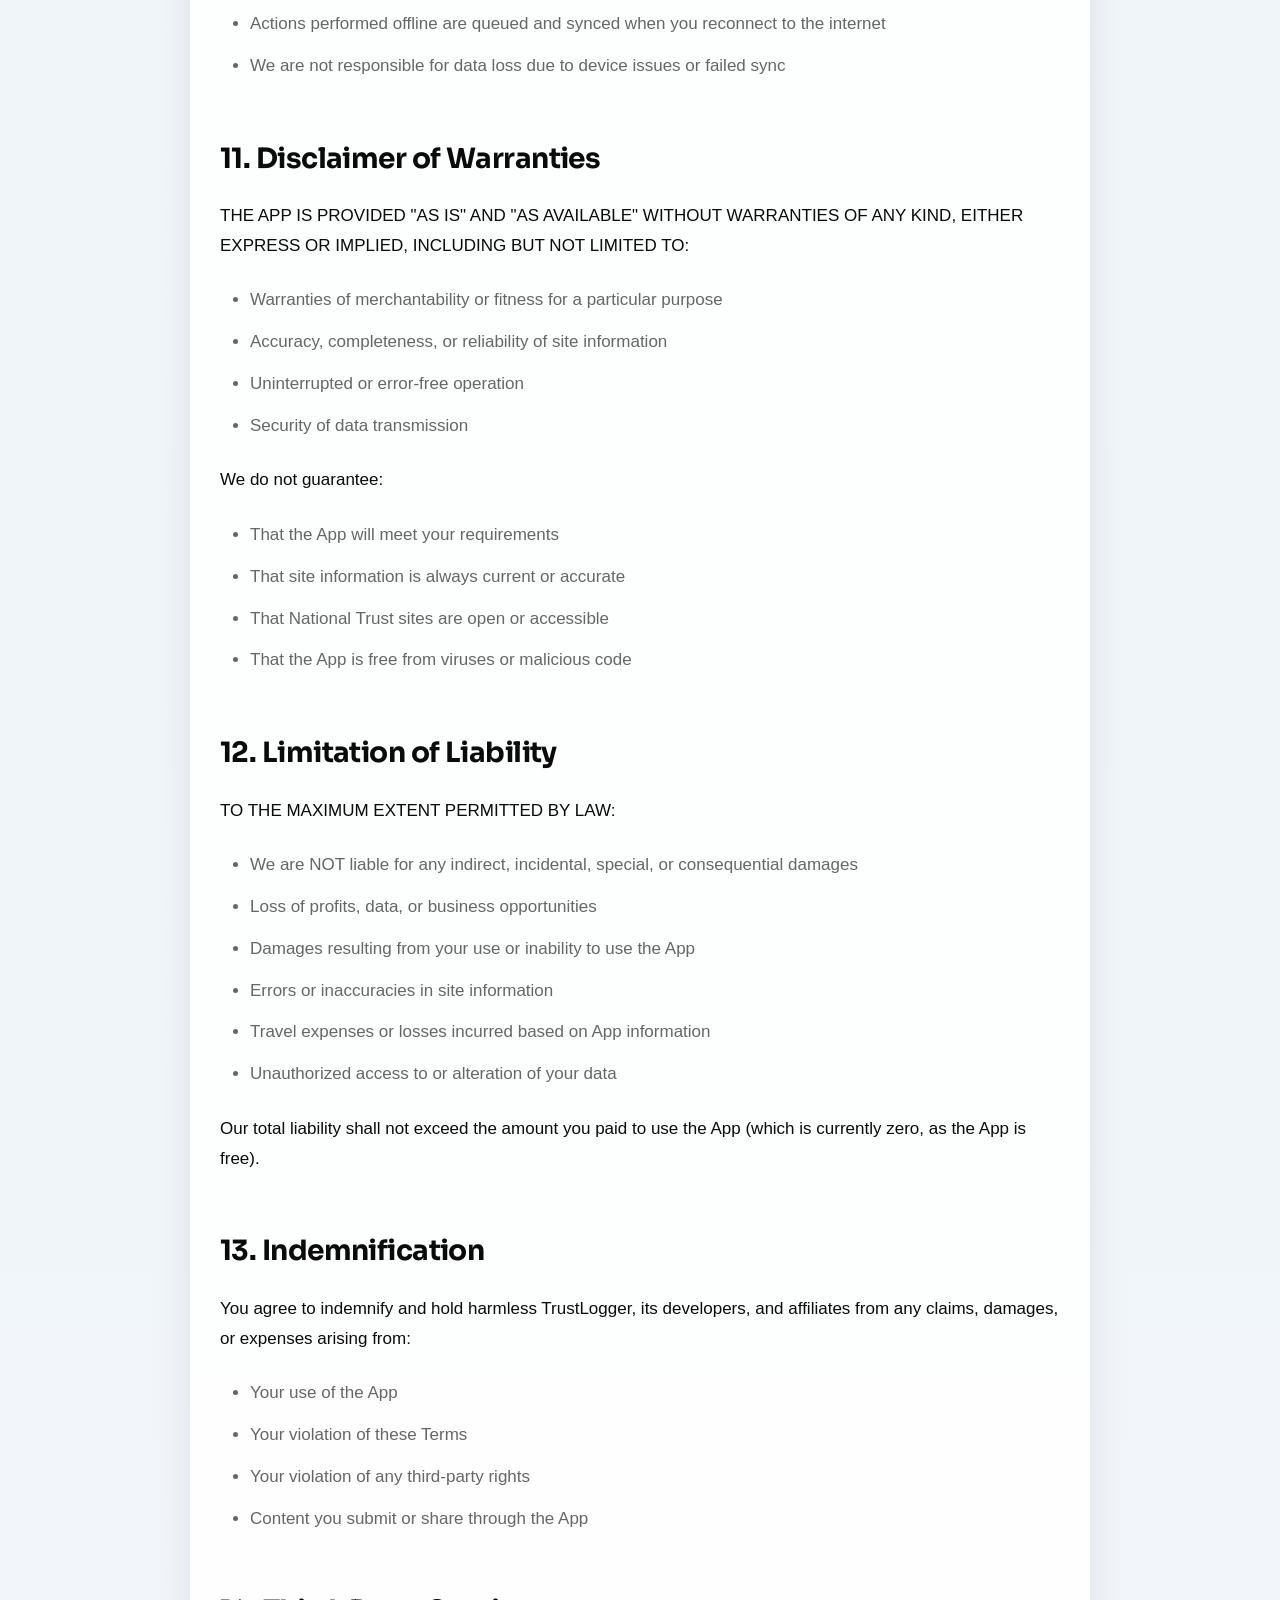
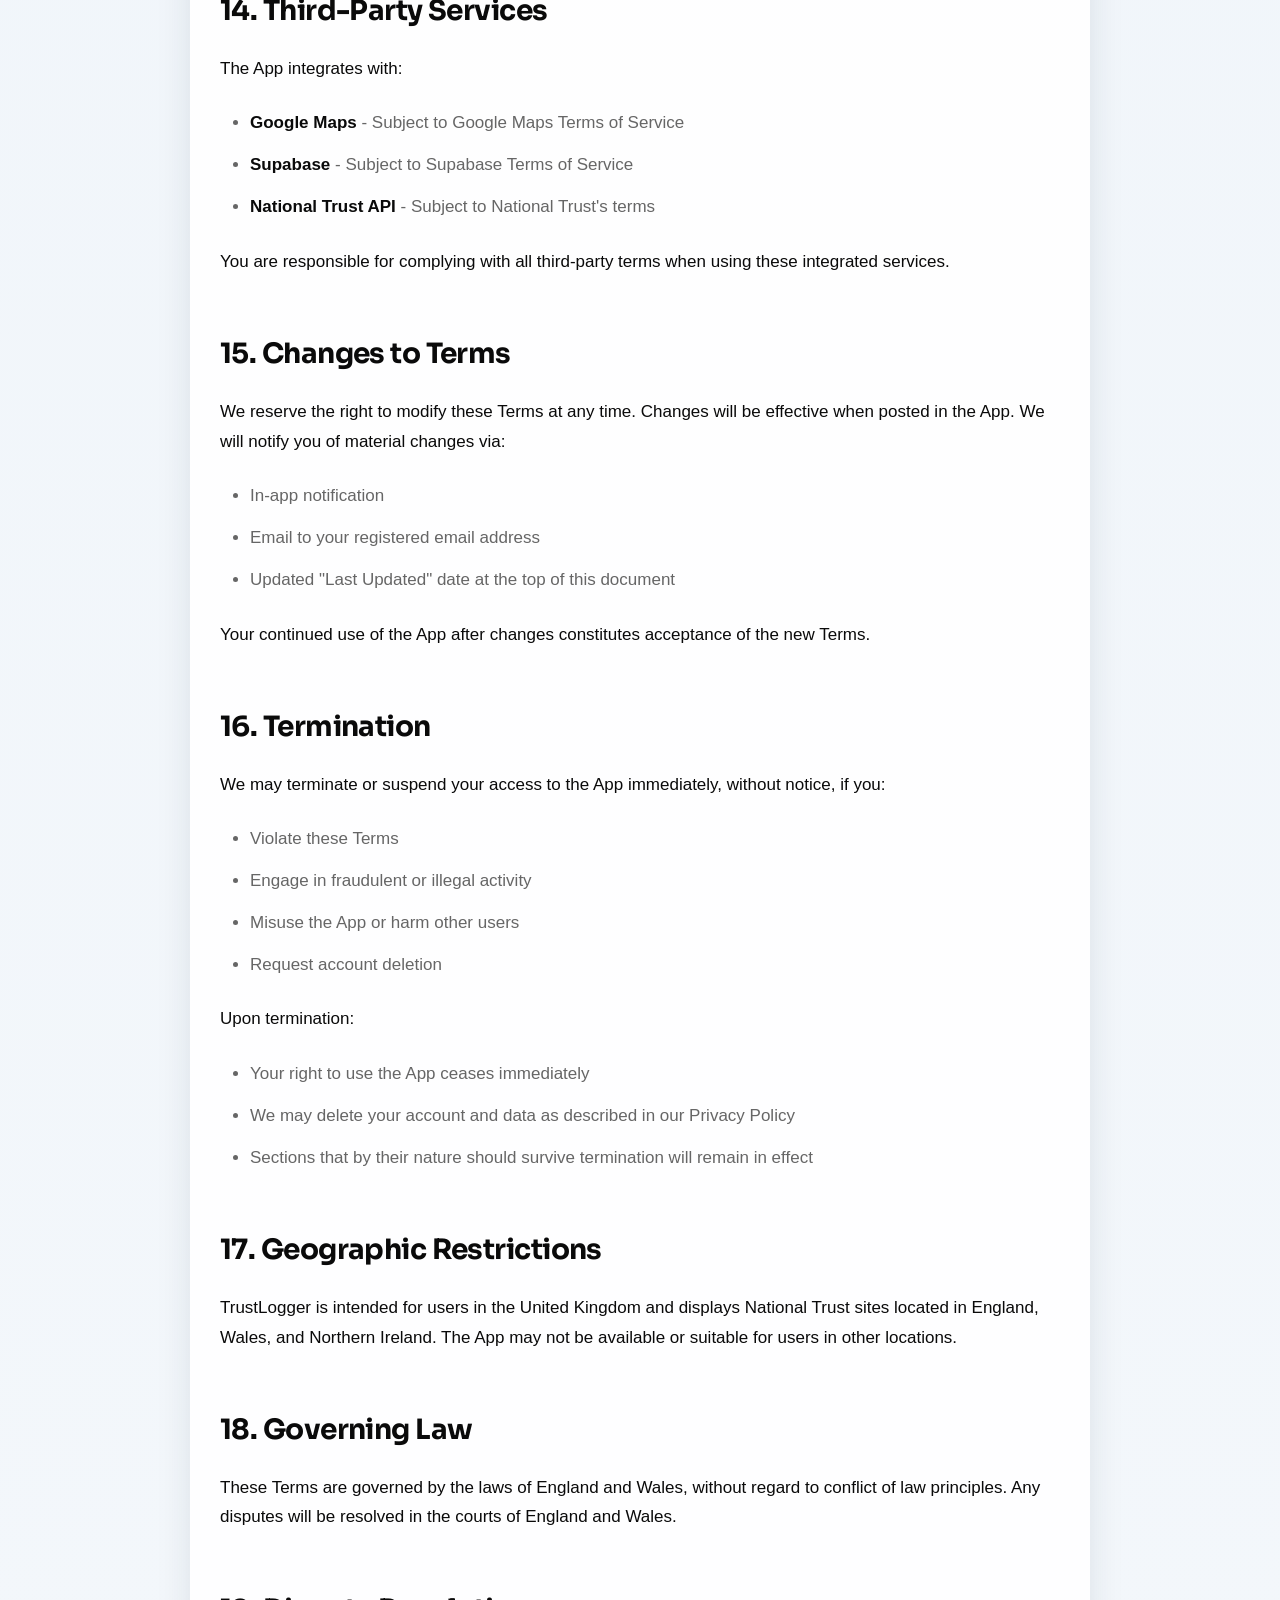
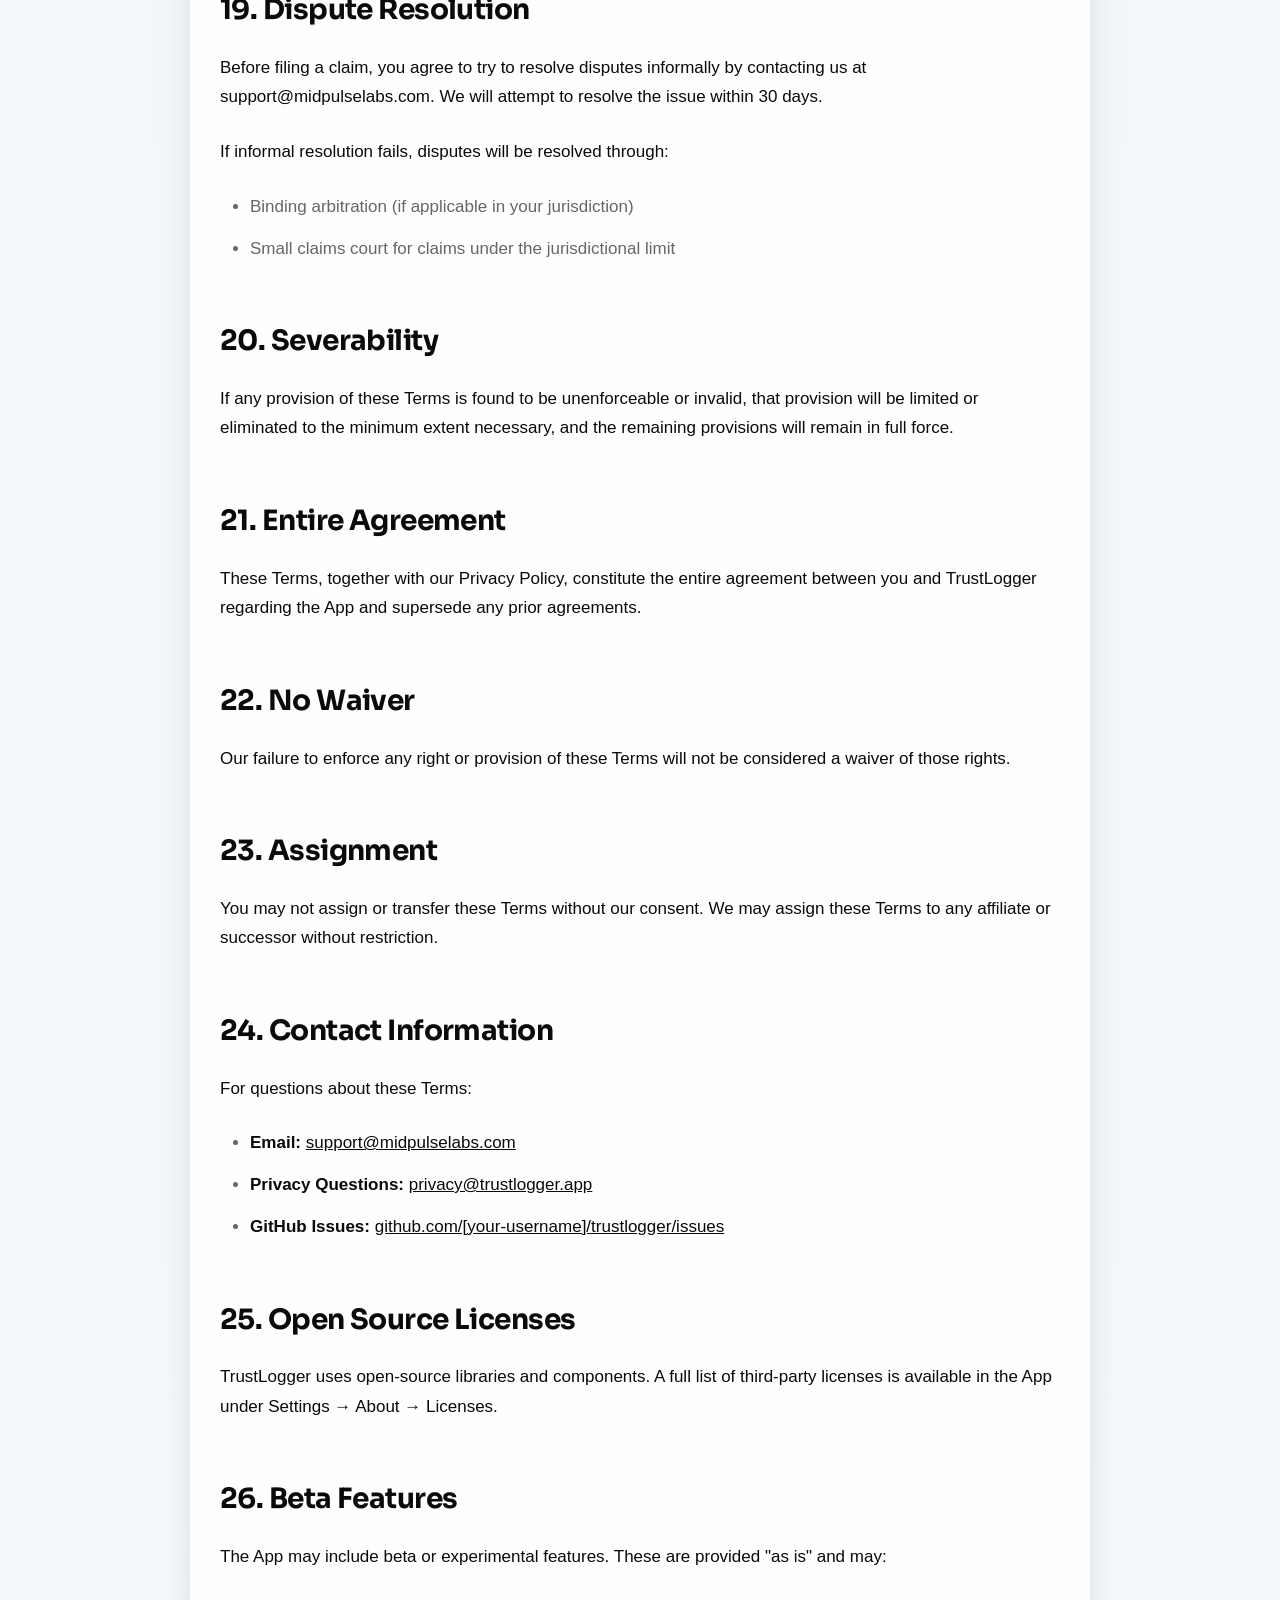
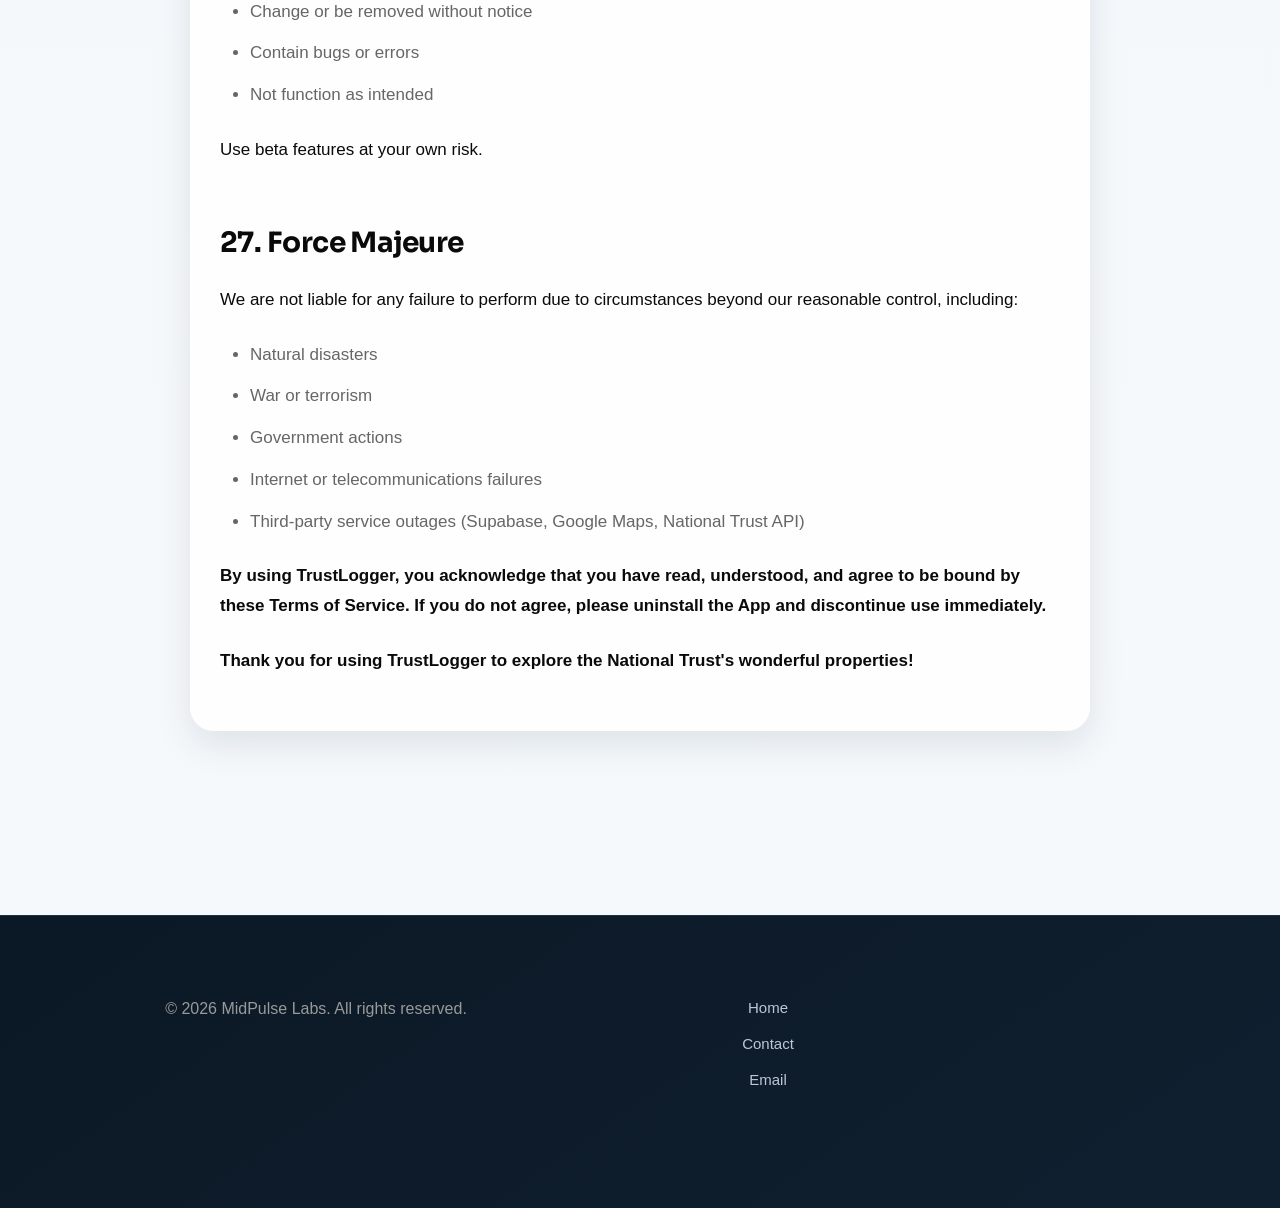
<file: trustlogger/terms/index.html>
<!DOCTYPE html>
<html lang="en">
  <head>
        <meta charset="UTF-8">
        <meta name="viewport" content="width=device-width, initial-scale=1.0">
        <title>Terms of Service - MidPulse Labs</title>
        <meta name="theme-color" content="#0a0a0a">
        <link rel="icon" type="image/png" href="/assets/mpl-logo.png">
        <link rel="shortcut icon" href="/assets/mpl-logo.png">
        <link rel="apple-touch-icon" href="/assets/mpl-logo.png">

        <!-- SEO Meta Tags -->
        <meta name="description" content="TrustLogger Terms of Service for MidPulse Labs, covering eligibility, user conduct, data usage, and legal notices.">
        <meta name="robots" content="index, follow">
        <link rel="canonical" href="https://midpulselabs.com/trustlogger/terms/">

        <!-- Fonts -->
        <link rel="preconnect" href="https://fonts.googleapis.com">
        <link rel="preconnect" href="https://fonts.gstatic.com" crossorigin>
        <link href="https://fonts.googleapis.com/css2?family=Sora:wght@400;600;700&display=swap" rel="stylesheet">
      <style>
                * {
                              margin: 0;
                              padding: 0;
                              box-sizing: border-box;
                }

                :root {
                              --black: #0a0a0a;
                              --white: #ffffff;
                              --gray-50: #fafafa;
                              --gray-100: #f5f5f5;
                              --gray-200: #e8e8e8;
                              --gray-400: #999999;
                              --gray-600: #666666;
                              --gray-800: #1a1a1a;
                              --accent: #0a0a0a;
                }

                html {
                              scroll-behavior: smooth;
                }

                body {
                              font-family: 'DM Sans', -apple-system, BlinkMacSystemFont, sans-serif;
                              background: var(--white);
                              color: var(--black);
                              line-height: 1.6;
                              -webkit-font-smoothing: antialiased;
                              -moz-osx-font-smoothing: grayscale;
                }

                .container {
                              max-width: 1400px;
                              margin: 0 auto;
                              padding: 0 60px;
                }

                /* Header */
                header {
                              border-bottom: 1px solid var(--gray-200);
                              background: var(--white);
                              position: sticky;
                              top: 0;
                              z-index: 1000;
                }

                header .container {
                              display: flex;
                              justify-content: space-between;
                              align-items: center;
                              padding-top: 30px;
                              padding-bottom: 30px;
                }

                .logo {
                              font-family: 'Syne', sans-serif;
                              font-size: 22px;
                              font-weight: 700;
                              color: var(--black);
                              text-decoration: none;
                              letter-spacing: -0.03em;
                }

                nav {
                              display: flex;
                              gap: 50px;
                              align-items: center;
                }

                nav a {
                              color: var(--gray-600);
                              text-decoration: none;
                              font-size: 15px;
                              font-weight: 400;
                              transition: color 0.2s;
                              letter-spacing: 0.01em;
                }

                nav a:hover {
                              color: var(--black);
                }

                /* Hero */
                .hero {
                              padding: 140px 0 120px 0;
                              border-bottom: 1px solid var(--gray-200);
                }

                .hero h1 {
                              font-family: 'Syne', sans-serif;
                              font-size: clamp(42px, 6vw, 68px);
                              font-weight: 700;
                              line-height: 1.1;
                              letter-spacing: -0.03em;
                              margin-bottom: 25px;
                }

                .hero p {
                              font-size: 18px;
                              font-weight: 400;
                              color: var(--gray-600);
                              max-width: 560px;
                              line-height: 1.6;
                }

                /* Content Section */
                .content-section {
                              padding: 100px 0;
                }

                .content-wrapper {
                              max-width: 900px;
                              margin: 0 auto;
                }

                .last-updated {
                              display: inline-block;
                              padding: 10px 24px;
                              background: var(--gray-100);
                              border: 1px solid var(--gray-200);
                              font-size: 11px;
                              font-weight: 700;
                              text-transform: uppercase;
                              letter-spacing: 0.15em;
                              margin-bottom: 60px;
                              color: var(--gray-600);
                }

                .content-wrapper h2 {
                              font-family: 'Syne', sans-serif;
                              font-size: 28px;
                              font-weight: 700;
                              margin-top: 60px;
                              margin-bottom: 24px;
                              letter-spacing: -0.02em;
                              line-height: 1.3;
                }

                .content-wrapper h2:first-of-type {
                              margin-top: 0;
                }

                .content-wrapper h3 {
                              font-family: 'Syne', sans-serif;
                              font-size: 20px;
                              font-weight: 600;
                              margin-top: 40px;
                              margin-bottom: 16px;
                              letter-spacing: -0.01em;
                }

                .content-wrapper p {
                              color: var(--gray-600);
                              margin-bottom: 25px;
                              line-height: 1.75;
                              font-size: 17px;
                }

                .content-wrapper ul {
                              color: var(--gray-600);
                              margin-bottom: 25px;
                              margin-left: 30px;
                              line-height: 1.75;
                }

                .content-wrapper ul li {
                              margin-bottom: 12px;
                              font-size: 17px;
                }

                .content-wrapper strong {
                              color: var(--black);
                              font-weight: 600;
                }

                .content-wrapper a {
                              color: var(--black);
                              text-decoration: underline;
                              transition: color 0.2s;
                }

                .content-wrapper a:hover {
                              color: var(--gray-600);
                }

                /* Footer */
                footer {
                              background: var(--black);
                              color: var(--white);
                              padding: 80px 0 50px 0;
                              margin-top: 120px;
                }

                .footer-content {
                              text-align: center;
                }

                .footer-content p {
                              color: var(--gray-400);
                              margin-bottom: 20px;
                }

                .footer-content a {
                              color: var(--gray-400);
                              text-decoration: none;
                              margin: 0 20px;
                              transition: color 0.2s;
                }

                .footer-content a:hover {
                              color: var(--white);
                }

                /* Mobile Menu */
                .mobile-menu-toggle {
                              display: none;
                              background: none;
                              border: none;
                              font-size: 24px;
                              cursor: pointer;
                              color: var(--black);
                }

                /* Responsive */
                @media (max-width: 968px) {
                              .container {
                                                padding: 0 30px;
                              }

                              nav {
                                                display: none;
                              }

                              nav.mobile-open {
                                                display: flex;
                                                flex-direction: column;
                                                position: fixed;
                                                top: 81px;
                                                left: 0;
                                                right: 0;
                                                background: var(--white);
                                                padding: 40px 30px;
                                                gap: 30px;
                                                border-bottom: 1px solid var(--gray-200);
                                                align-items: flex-start;
                              }

                              .mobile-menu-toggle {
                                                display: block;
                              }

                              .content-wrapper {
                                                padding: 0;
                              }
                }
            </style>
          <link rel="stylesheet" href="/assets/site.css">
</head>
  <body>
        <a href="#main-content" class="skip-link">Skip to main content</a>
        <!-- Header -->
        <header>
                  <div class="container">
                                <a href="/" class="logo"><img src="/assets/mpl-logo.png" alt="" class="logo-mark" width="65" height="38" decoding="async"><span class="logo-text">MidPulse Labs</span></a>
                                <nav id="nav" aria-label="Primary">
                                                  <a href="/">Home</a>
                                                  <a href="/#apps">Apps</a>
                                                  <a href="/contact">Contact</a>
                                                  <a href="/privacy">Privacy</a>
                                                  <a href="/trustlogger/terms">Terms</a>
                                </nav>
                                <button class="mobile-menu-toggle" id="menuToggle" type="button" aria-label="Toggle navigation menu" aria-controls="nav" aria-expanded="false">
                                                  ☰
                                </button>
                  </div>
        </header>

        <main id="main-content">
        <!-- Hero -->
        <section class="hero">
                  <div class="container">
                                <h1>Terms of Service</h1>
                                <p>These Terms explain what you agree to when you install, access, or interact with TrustLogger.</p>
                  </div>
        </section>

        <!-- Content -->
        <section class="content-section">
                  <div class="container">
                                <div class="content-wrapper" data-doc-root>
                                                  <div class="last-updated">Last Updated: February 14, 2026</div>

                                                  <p>Thank you for choosing TrustLogger. The following Terms of Service govern your access to the TrustLogger mobile application and related services provided by MidPulse Labs.</p>

                                                  <h2>1. Acceptance of Terms</h2>
                                                  <p>By downloading, installing, or using TrustLogger ("the App"), you agree to be bound by these Terms of Service ("Terms"). If you do not agree to these Terms, do not use the App.</p>

                                                  <h2>2. Description of Service</h2>
                                                  <p>TrustLogger is a mobile application that helps users:</p>
                                                  <ul>
                                                                <li>Discover and explore National Trust properties across the UK</li>
                                                                <li>Track visits to National Trust sites</li>
                                                                <li>Save favorite locations</li>
                                                                <li>Share visit history with family and household members</li>
                                                                <li>View maps and site details</li>
                                                  </ul>

                                                  <h2>3. Eligibility</h2>
                                                  <p>You must be at least 13 years old to use TrustLogger. By using the App, you represent and warrant that you meet this age requirement.</p>

                                                  <h2>4. User Accounts</h2>
                                                  <h3>Account Creation</h3>
                                                  <ul>
                                                                <li>You must provide a valid email address and create a password</li>
                                                                <li>You are responsible for maintaining the confidentiality of your account credentials</li>
                                                                <li>You are responsible for all activities that occur under your account</li>
                                                                <li>You must notify us immediately of any unauthorized access to your account</li>
                                                  </ul>

                                                  <h3>Account Security</h3>
                                                  <ul>
                                                                <li>Choose a strong, unique password</li>
                                                                <li>Do not share your password with others</li>
                                                                <li>Enable two-factor authentication if available</li>
                                                  </ul>

                                                  <h3>Account Termination</h3>
                                                  <ul>
                                                                <li>You may delete your account at any time through the Profile settings</li>
                                                                <li>We reserve the right to suspend or terminate accounts that violate these Terms</li>
                                                                <li>Upon termination, your data will be deleted as outlined in our Privacy Policy</li>
                                                  </ul>

                                                  <h2>5. User Conduct</h2>
                                                  <p>You agree NOT to:</p>
                                                  <ul>
                                                                <li>Use the App for any illegal or unauthorized purpose</li>
                                                                <li>Violate any laws in your jurisdiction (including copyright laws)</li>
                                                                <li>Transmit any viruses, malware, or malicious code</li>
                                                                <li>Attempt to gain unauthorized access to the App's servers or databases</li>
                                                                <li>Interfere with or disrupt the App's functionality</li>
                                                                <li>Impersonate any person or entity</li>
                                                                <li>Harass, abuse, or harm other users</li>
                                                                <li>Upload false, misleading, or inaccurate visit information</li>
                                                                <li>Use automated scripts or bots to access the App</li>
                                                                <li>Reverse engineer, decompile, or disassemble the App</li>
                                                  </ul>

                                                  <h2>6. User Content</h2>
                                                  <h3>Your Visit Notes and Data</h3>
                                                  <ul>
                                                                <li>You retain ownership of the visit notes and data you create</li>
                                                                <li>By using the App, you grant us a license to store, process, and display your content as necessary to provide the service</li>
                                                                <li>You are responsible for the accuracy of your visit records</li>
                                                                <li>Do not include sensitive personal information in visit notes</li>
                                                  </ul>

                                                  <h3>Family Sharing</h3>
                                                  <ul>
                                                                <li>When you join a household group, your visits and favorites become visible to group members</li>
                                                                <li>You acknowledge that group members can view your visit history</li>
                                                                <li>You can leave a group at any time</li>
                                                  </ul>

                                                  <h3>Prohibited Content</h3>
                                                  <p>Do not post or share:</p>
                                                  <ul>
                                                                <li>Illegal content</li>
                                                                <li>Harmful, threatening, or abusive content</li>
                                                                <li>Content that violates others' privacy or intellectual property rights</li>
                                                                <li>Spam or commercial advertisements</li>
                                                  </ul>

                                                  <h2>7. Intellectual Property</h2>
                                                  <h3>Our Rights</h3>
                                                  <ul>
                                                                <li>TrustLogger and all related trademarks, logos, and content are owned by us or our licensors</li>
                                                                <li>The App's design, code, and functionality are protected by copyright and other intellectual property laws</li>
                                                                <li>You may not copy, modify, distribute, or create derivative works without our permission</li>
                                                  </ul>

                                                  <h3>Third-Party Content</h3>
                                                  <ul>
                                                                <li>National Trust site data and images are property of the National Trust</li>
                                                                <li>Google Maps content is subject to Google's Terms of Service</li>
                                                                <li>You agree to comply with all third-party terms when using integrated services</li>
                                                  </ul>

                                                  <h2>8. National Trust Affiliation</h2>
                                                  <p><strong>IMPORTANT:</strong> TrustLogger is an independent application and is NOT officially affiliated with, endorsed by, or sponsored by the National Trust. All National Trust trademarks, logos, and site information are property of the National Trust.</p>

                                                  <h2>9. Location Services</h2>
                                                  <ul>
                                                                <li>The App uses your device location to show nearby National Trust sites</li>
                                                                <li>Location data is only collected when you use location-based features</li>
                                                                <li>You can disable location permissions at any time through device settings</li>
                                                                <li>Disabling location will limit certain features (nearby sites, map navigation)</li>
                                                  </ul>

                                                  <h2>10. Offline Functionality</h2>
                                                  <ul>
                                                                <li>The App caches site data for offline use</li>
                                                                <li>Actions performed offline are queued and synced when you reconnect to the internet</li>
                                                                <li>We are not responsible for data loss due to device issues or failed sync</li>
                                                  </ul>

                                                  <h2>11. Disclaimer of Warranties</h2>
                                                  <p>THE APP IS PROVIDED "AS IS" AND "AS AVAILABLE" WITHOUT WARRANTIES OF ANY KIND, EITHER EXPRESS OR IMPLIED, INCLUDING BUT NOT LIMITED TO:</p>
                                                  <ul>
                                                                <li>Warranties of merchantability or fitness for a particular purpose</li>
                                                                <li>Accuracy, completeness, or reliability of site information</li>
                                                                <li>Uninterrupted or error-free operation</li>
                                                                <li>Security of data transmission</li>
                                                  </ul>
                                                  <p>We do not guarantee:</p>
                                                  <ul>
                                                                <li>That the App will meet your requirements</li>
                                                                <li>That site information is always current or accurate</li>
                                                                <li>That National Trust sites are open or accessible</li>
                                                                <li>That the App is free from viruses or malicious code</li>
                                                  </ul>

                                                  <h2>12. Limitation of Liability</h2>
                                                  <p>TO THE MAXIMUM EXTENT PERMITTED BY LAW:</p>
                                                  <ul>
                                                                <li>We are NOT liable for any indirect, incidental, special, or consequential damages</li>
                                                                <li>Loss of profits, data, or business opportunities</li>
                                                                <li>Damages resulting from your use or inability to use the App</li>
                                                                <li>Errors or inaccuracies in site information</li>
                                                                <li>Travel expenses or losses incurred based on App information</li>
                                                                <li>Unauthorized access to or alteration of your data</li>
                                                  </ul>
                                                  <p>Our total liability shall not exceed the amount you paid to use the App (which is currently zero, as the App is free).</p>

                                                  <h2>13. Indemnification</h2>
                                                  <p>You agree to indemnify and hold harmless TrustLogger, its developers, and affiliates from any claims, damages, or expenses arising from:</p>
                                                  <ul>
                                                                <li>Your use of the App</li>
                                                                <li>Your violation of these Terms</li>
                                                                <li>Your violation of any third-party rights</li>
                                                                <li>Content you submit or share through the App</li>
                                                  </ul>

                                                  <h2>14. Third-Party Services</h2>
                                                  <p>The App integrates with:</p>
                                                  <ul>
                                                                <li><strong>Google Maps</strong> - Subject to Google Maps Terms of Service</li>
                                                                <li><strong>Supabase</strong> - Subject to Supabase Terms of Service</li>
                                                                <li><strong>National Trust API</strong> - Subject to National Trust's terms</li>
                                                  </ul>
                                                  <p>You are responsible for complying with all third-party terms when using these integrated services.</p>

                                                  <h2>15. Changes to Terms</h2>
                                                  <p>We reserve the right to modify these Terms at any time. Changes will be effective when posted in the App. We will notify you of material changes via:</p>
                                                  <ul>
                                                                <li>In-app notification</li>
                                                                <li>Email to your registered email address</li>
                                                                <li>Updated "Last Updated" date at the top of this document</li>
                                                  </ul>
                                                  <p>Your continued use of the App after changes constitutes acceptance of the new Terms.</p>

                                                  <h2>16. Termination</h2>
                                                  <p>We may terminate or suspend your access to the App immediately, without notice, if you:</p>
                                                  <ul>
                                                                <li>Violate these Terms</li>
                                                                <li>Engage in fraudulent or illegal activity</li>
                                                                <li>Misuse the App or harm other users</li>
                                                                <li>Request account deletion</li>
                                                  </ul>
                                                  <p>Upon termination:</p>
                                                  <ul>
                                                                <li>Your right to use the App ceases immediately</li>
                                                                <li>We may delete your account and data as described in our Privacy Policy</li>
                                                                <li>Sections that by their nature should survive termination will remain in effect</li>
                                                  </ul>

                                                  <h2>17. Geographic Restrictions</h2>
                                                  <p>TrustLogger is intended for users in the United Kingdom and displays National Trust sites located in England, Wales, and Northern Ireland. The App may not be available or suitable for users in other locations.</p>

                                                  <h2>18. Governing Law</h2>
                                                  <p>These Terms are governed by the laws of England and Wales, without regard to conflict of law principles. Any disputes will be resolved in the courts of England and Wales.</p>

                                                  <h2>19. Dispute Resolution</h2>
                                                  <p>Before filing a claim, you agree to try to resolve disputes informally by contacting us at support@midpulselabs.com. We will attempt to resolve the issue within 30 days.</p>
                                                  <p>If informal resolution fails, disputes will be resolved through:</p>
                                                  <ul>
                                                                <li>Binding arbitration (if applicable in your jurisdiction)</li>
                                                                <li>Small claims court for claims under the jurisdictional limit</li>
                                                  </ul>

                                                  <h2>20. Severability</h2>
                                                  <p>If any provision of these Terms is found to be unenforceable or invalid, that provision will be limited or eliminated to the minimum extent necessary, and the remaining provisions will remain in full force.</p>

                                                  <h2>21. Entire Agreement</h2>
                                                  <p>These Terms, together with our Privacy Policy, constitute the entire agreement between you and TrustLogger regarding the App and supersede any prior agreements.</p>

                                                  <h2>22. No Waiver</h2>
                                                  <p>Our failure to enforce any right or provision of these Terms will not be considered a waiver of those rights.</p>

                                                  <h2>23. Assignment</h2>
                                                  <p>You may not assign or transfer these Terms without our consent. We may assign these Terms to any affiliate or successor without restriction.</p>

                                                  <h2>24. Contact Information</h2>
                                                  <p>For questions about these Terms:</p>
                                                  <ul>
                                                                <li><strong>Email:</strong> <a href="mailto:support@midpulselabs.com">support@midpulselabs.com</a></li>
                                                                <li><strong>Privacy Questions:</strong> <a href="mailto:privacy@trustlogger.app">privacy@trustlogger.app</a></li>
                                                                <li><strong>GitHub Issues:</strong> <a href="https://github.com/[your-username]/trustlogger/issues">github.com/[your-username]/trustlogger/issues</a></li>
                                                  </ul>

                                                  <h2>25. Open Source Licenses</h2>
                                                  <p>TrustLogger uses open-source libraries and components. A full list of third-party licenses is available in the App under Settings → About → Licenses.</p>

                                                  <h2>26. Beta Features</h2>
                                                  <p>The App may include beta or experimental features. These are provided "as is" and may:</p>
                                                  <ul>
                                                                <li>Change or be removed without notice</li>
                                                                <li>Contain bugs or errors</li>
                                                                <li>Not function as intended</li>
                                                  </ul>
                                                  <p>Use beta features at your own risk.</p>

                                                  <h2>27. Force Majeure</h2>
                                                  <p>We are not liable for any failure to perform due to circumstances beyond our reasonable control, including:</p>
                                                  <ul>
                                                                <li>Natural disasters</li>
                                                                <li>War or terrorism</li>
                                                                <li>Government actions</li>
                                                                <li>Internet or telecommunications failures</li>
                                                                <li>Third-party service outages (Supabase, Google Maps, National Trust API)</li>
                                                  </ul>

                                                  <p><strong>By using TrustLogger, you acknowledge that you have read, understood, and agree to be bound by these Terms of Service. If you do not agree, please uninstall the App and discontinue use immediately.</strong></p>

                                                  <p><strong>Thank you for using TrustLogger to explore the National Trust's wonderful properties!</strong></p>
                                </div>
                  </div>
        </section>
        </main>

        <!-- Footer -->
        <footer>
                  <div class="container">
                                <div class="footer-content">
                                                  <p>&copy; <span data-current-year>2026</span> MidPulse Labs. All rights reserved.</p>
                                                  <div>
                                                                <a href="/">Home</a>
                                                                <a href="/contact">Contact</a>
                                                                <a href="mailto:contact@midpulselabs.com">Email</a>
                                                  </div>
                                </div>
                  </div>
        </footer>

        <!-- Scripts -->
        <script src="/assets/site.js"></script>
  </body>
</html>
</file>
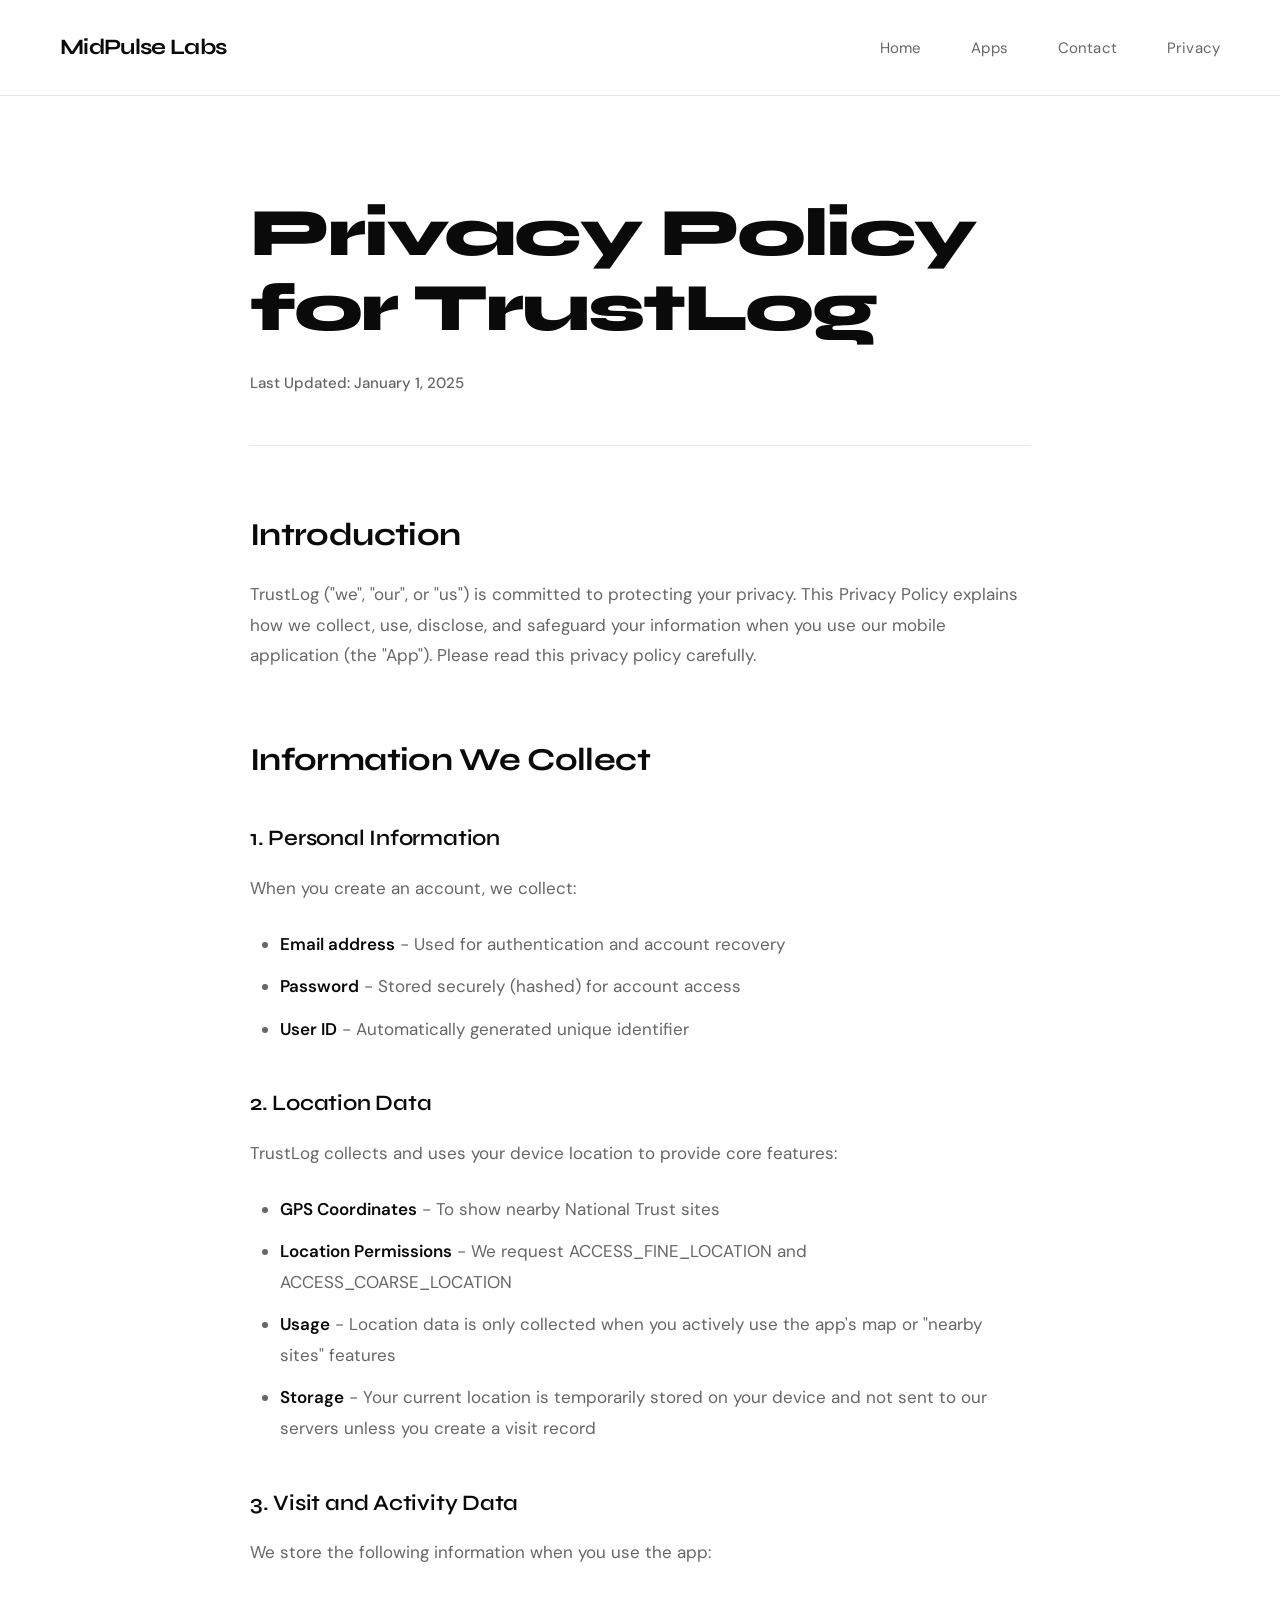
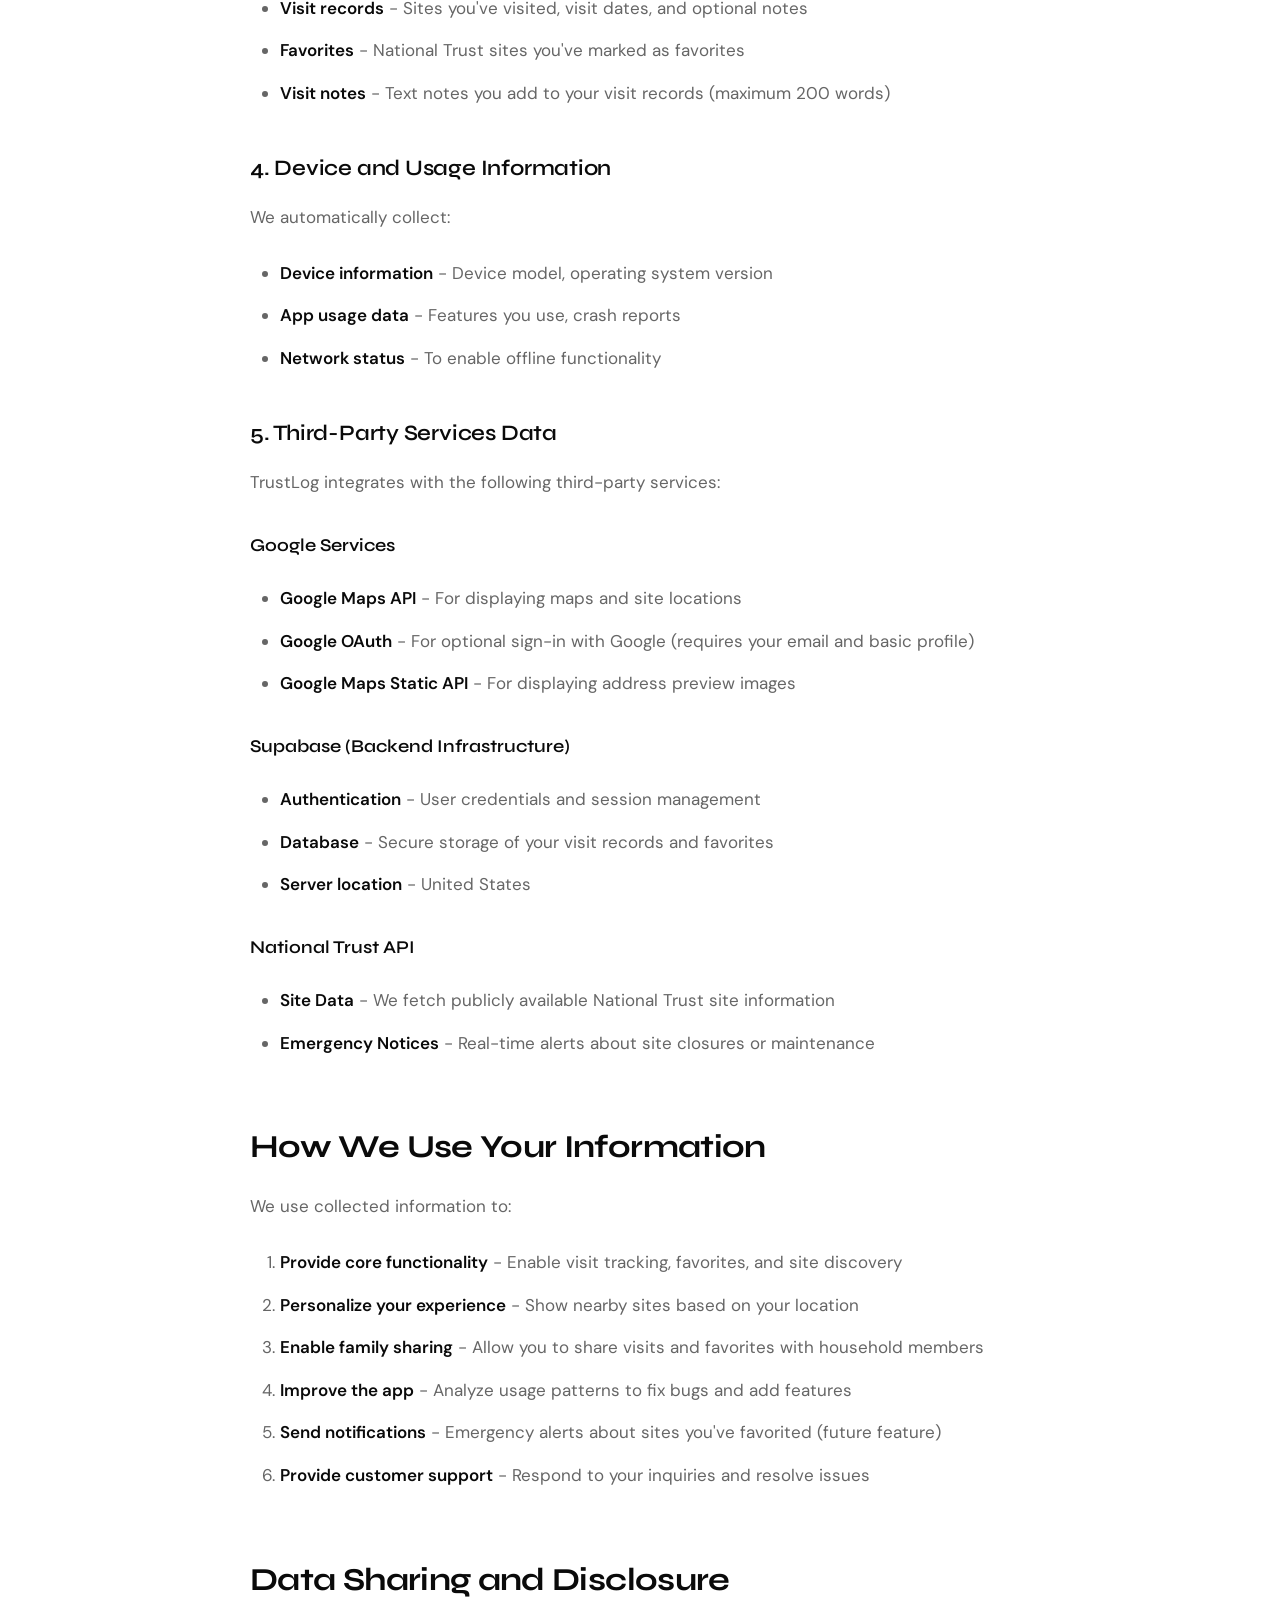
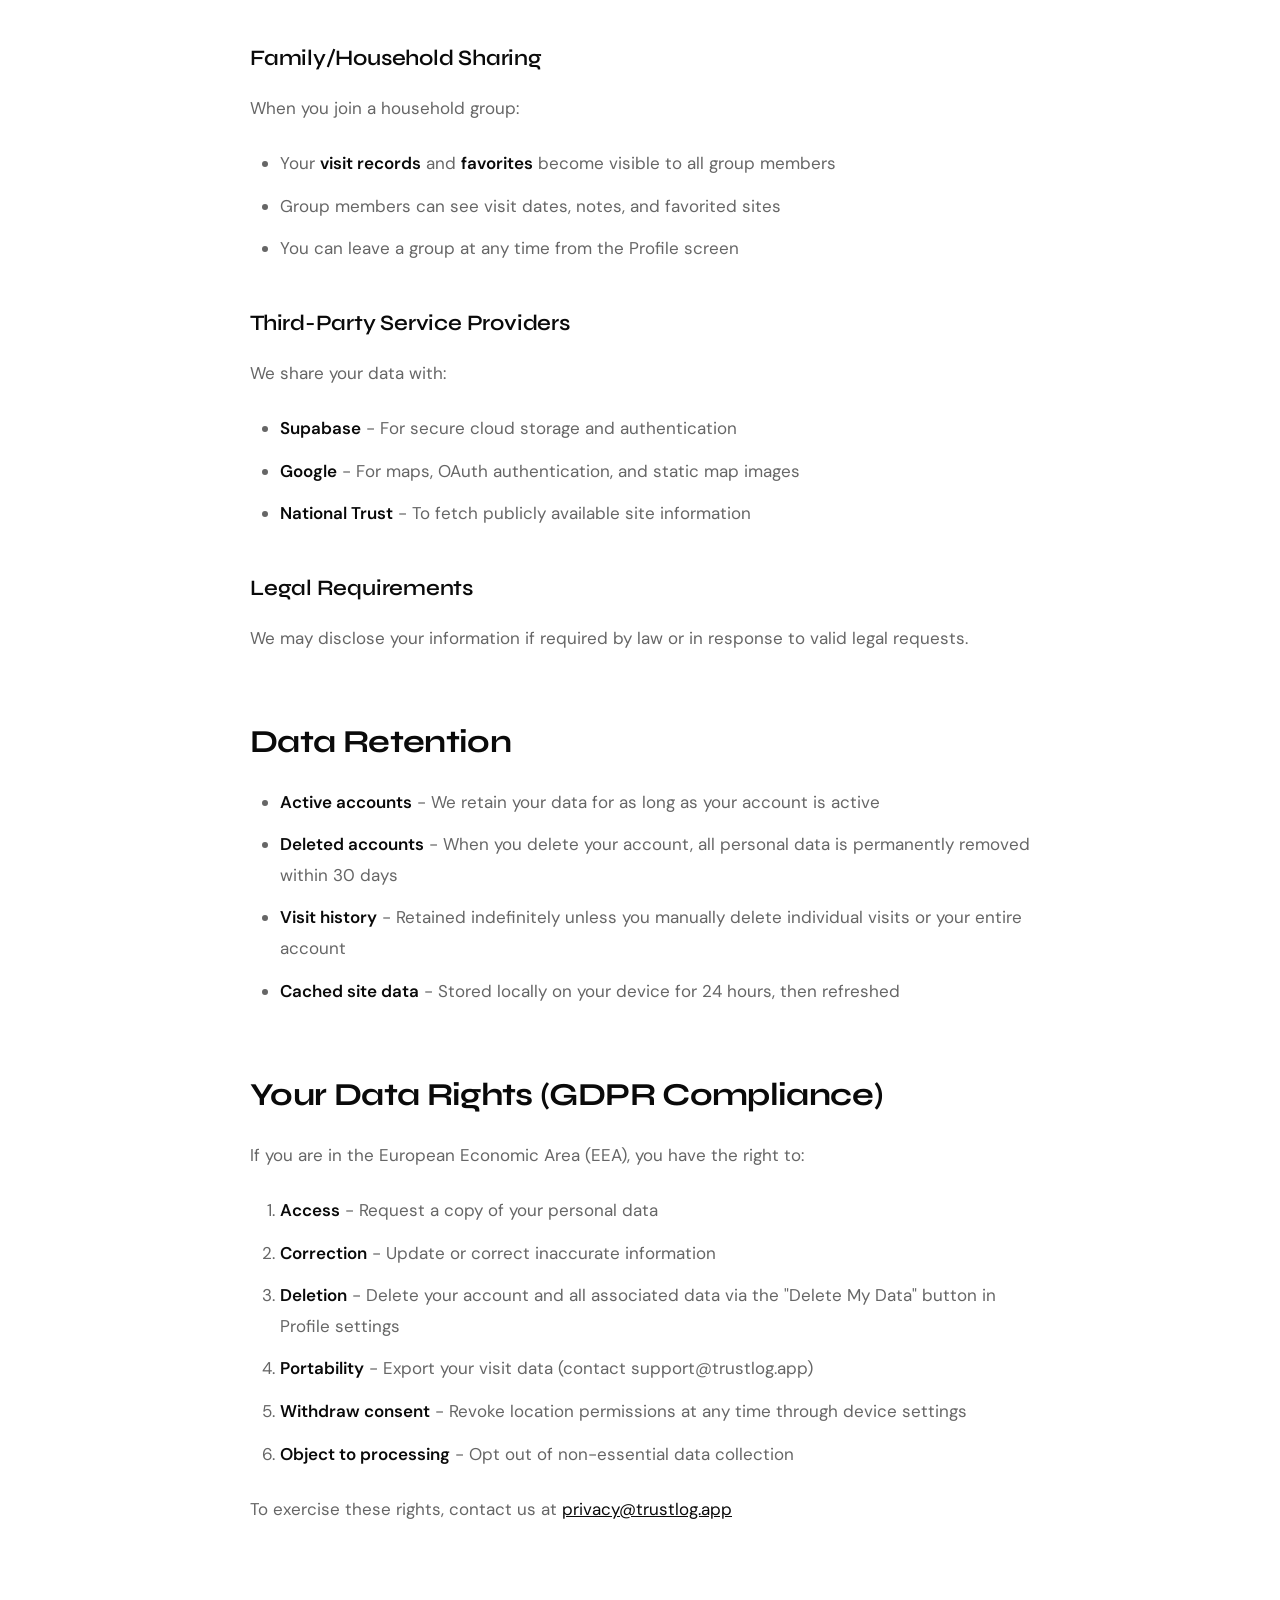
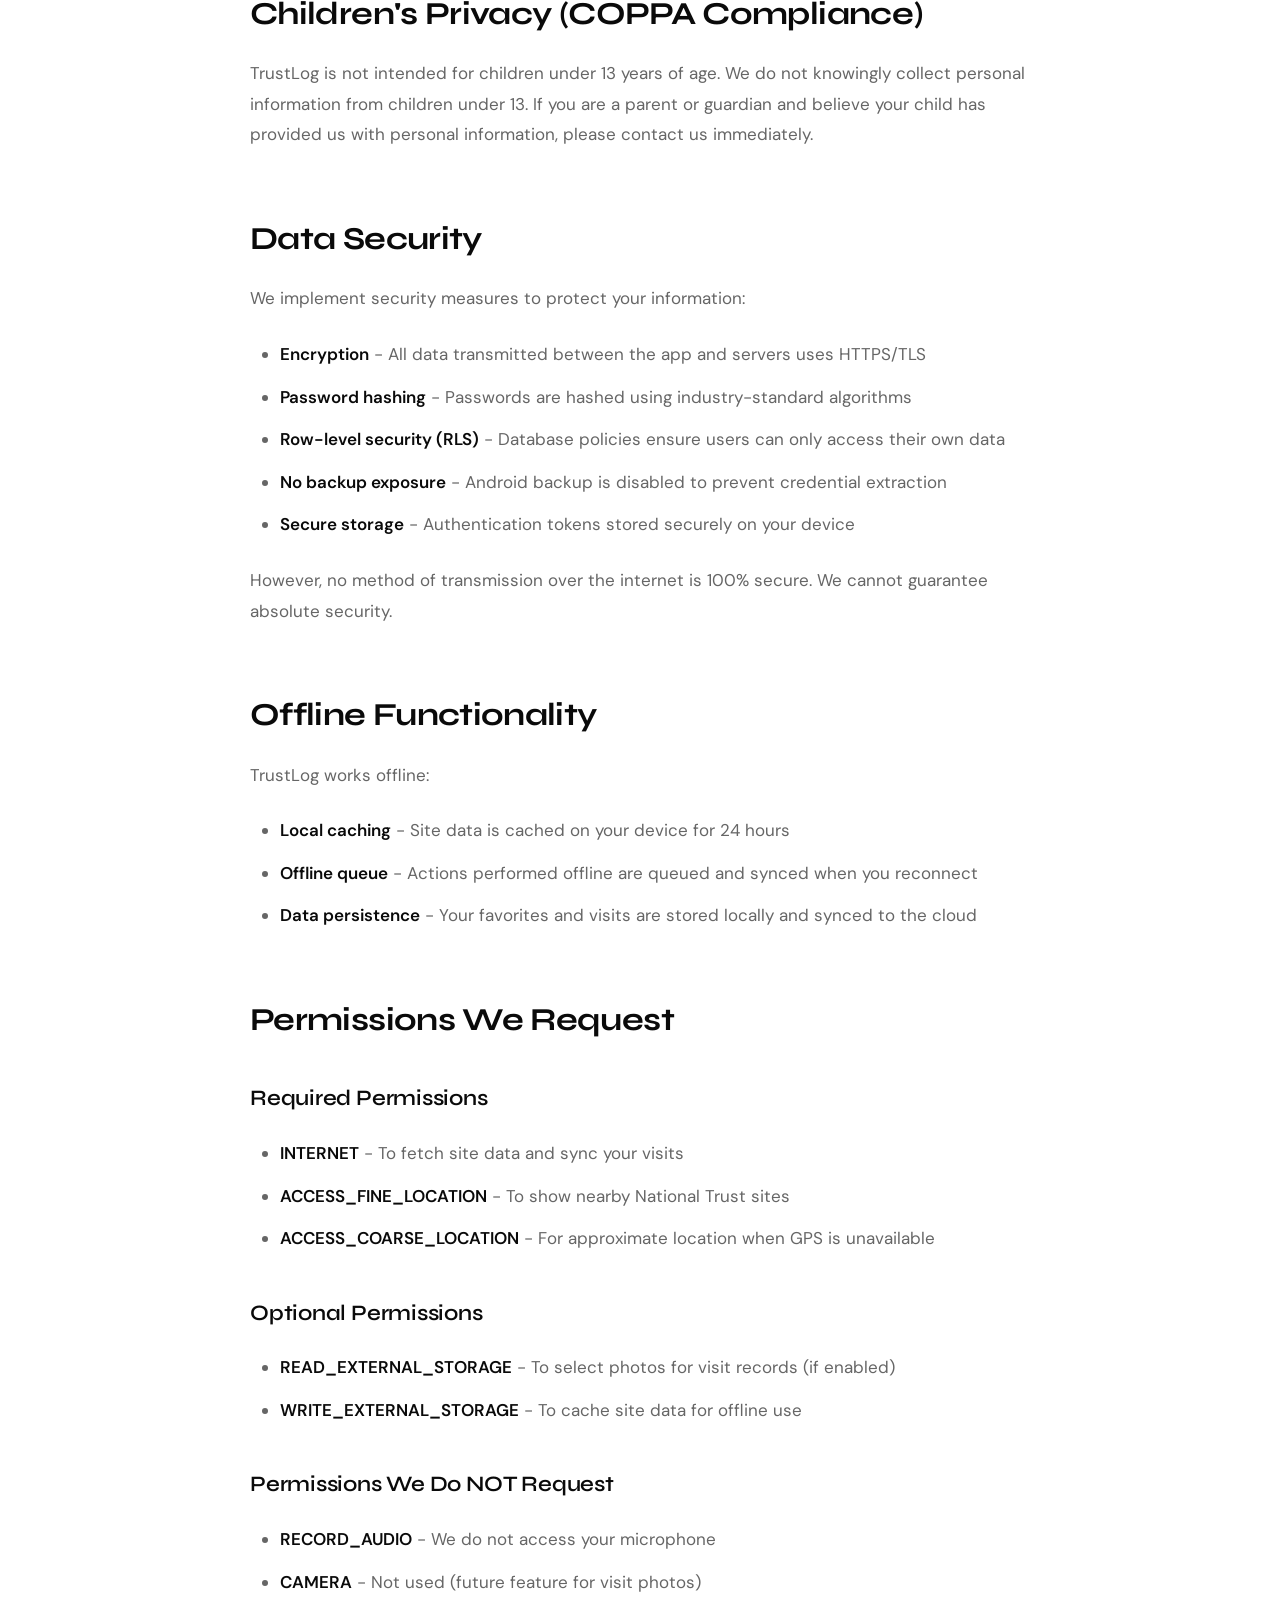
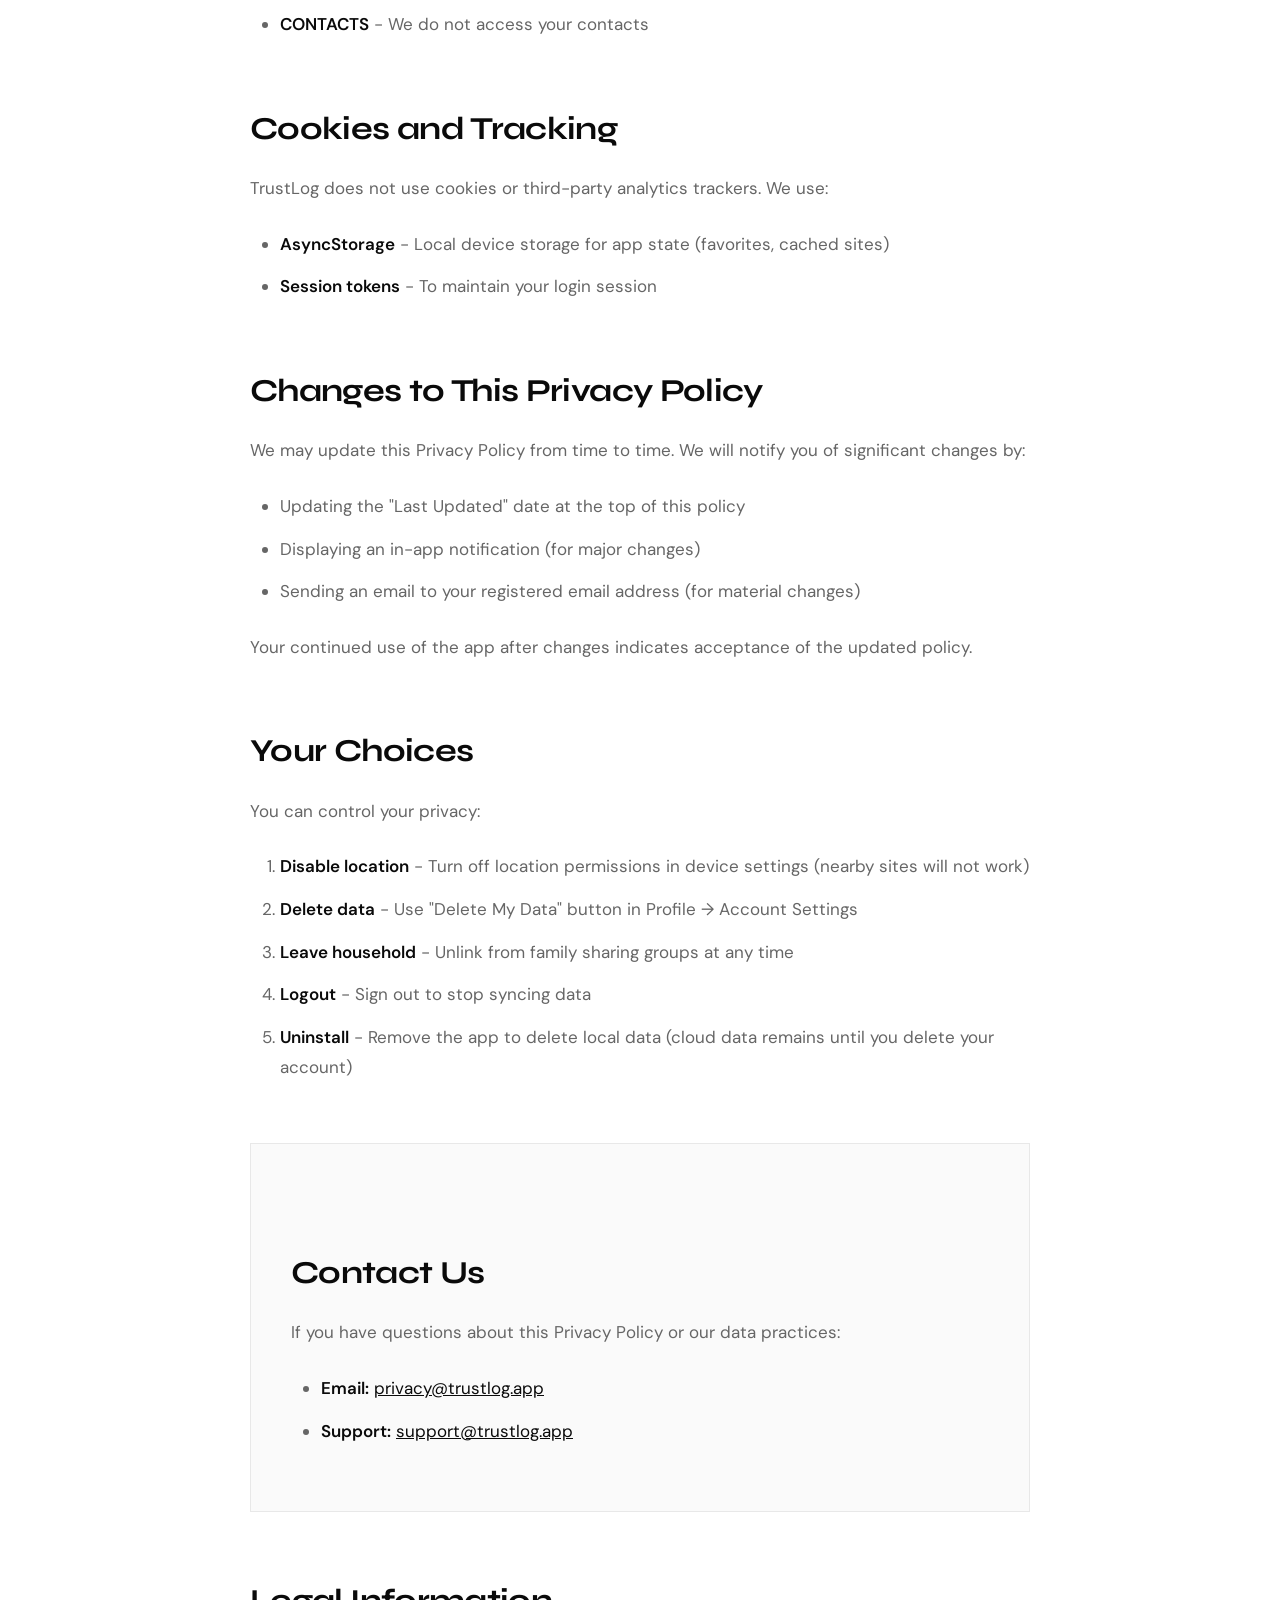
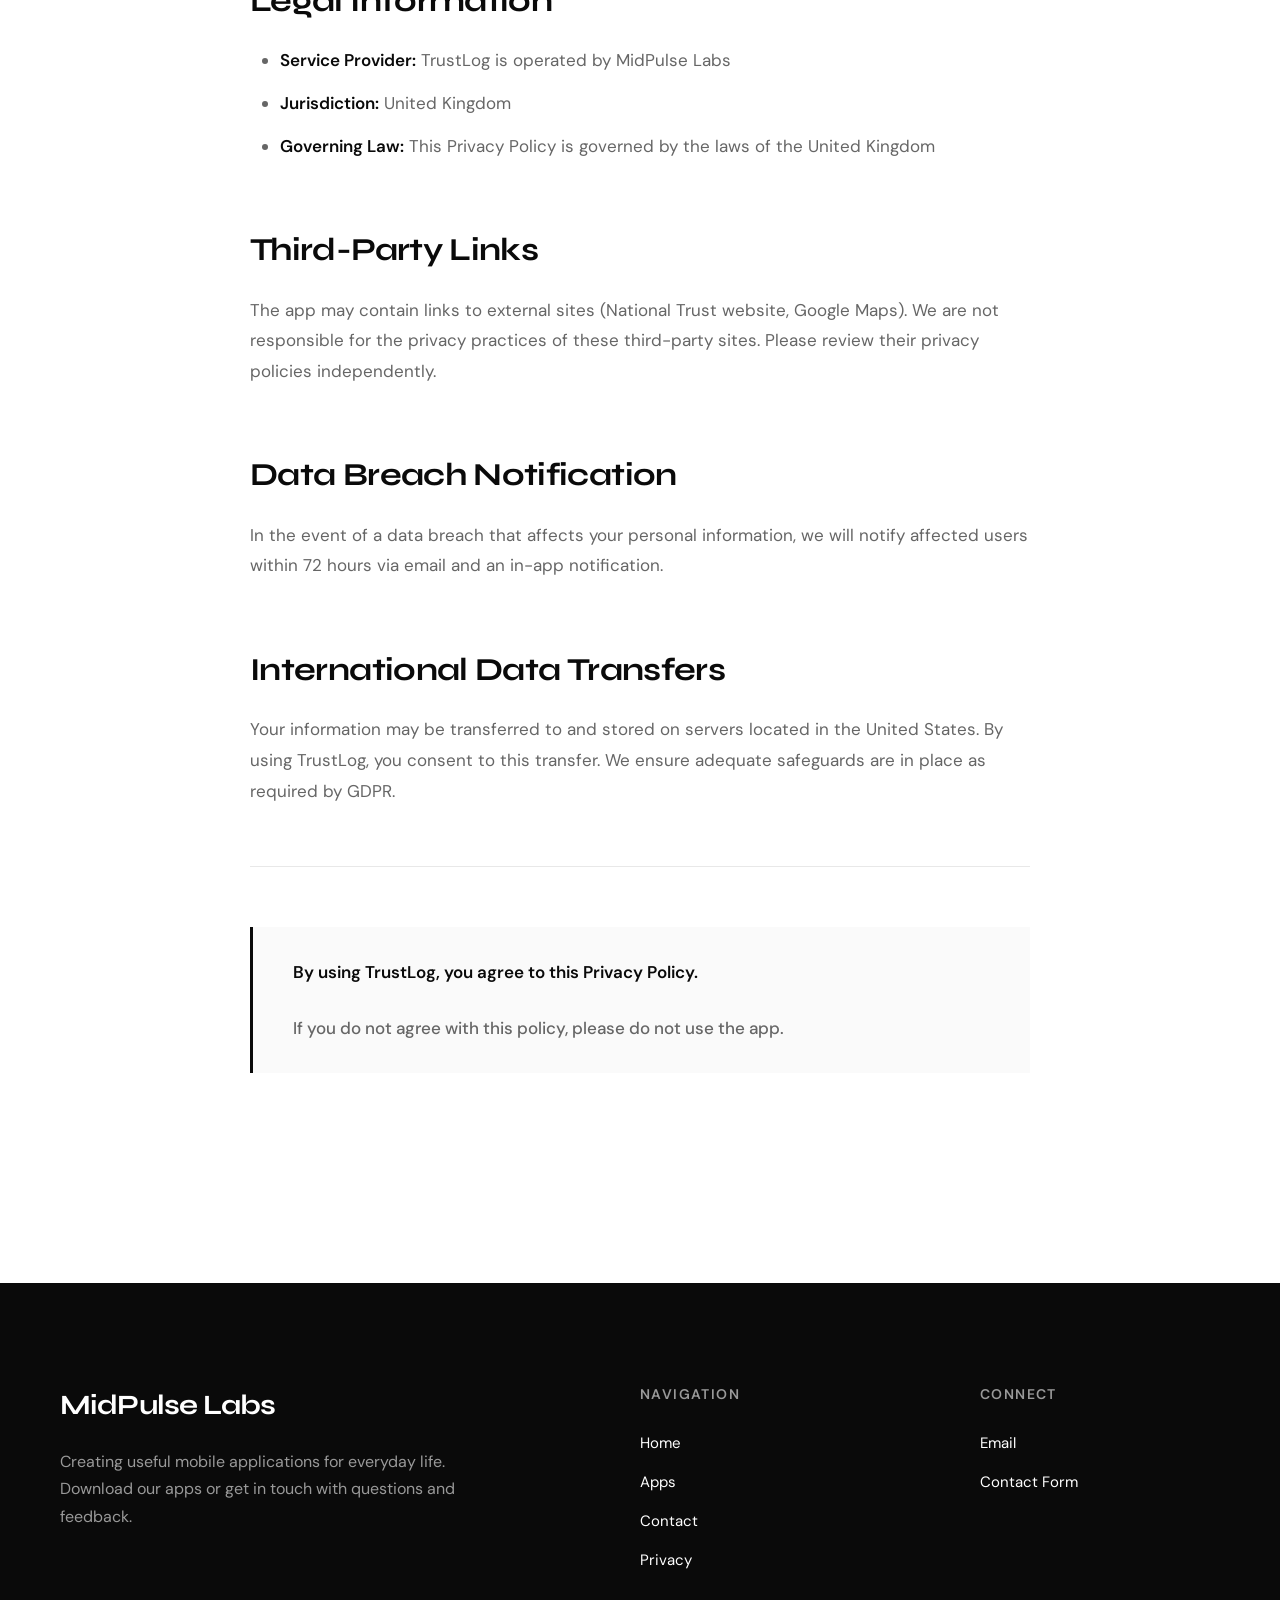
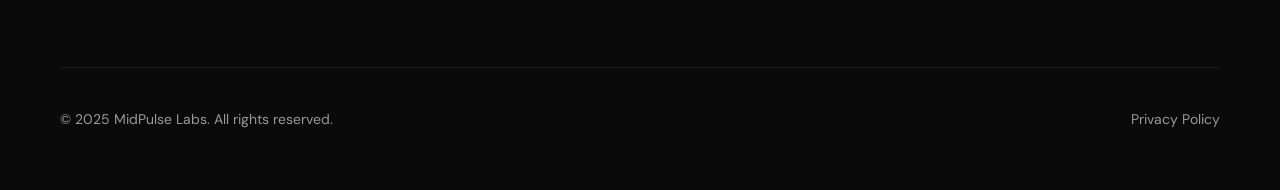
<file: privacy.html>
<!DOCTYPE html>
<html lang="en">
  <head>
        <meta charset="UTF-8">
        <meta name="viewport" content="width=device-width, initial-scale=1.0">
        <title>Privacy Policy - TrustLog by MidPulse Labs</title>

        <!-- SEO Meta Tags -->
        <meta name="description" content="Privacy Policy for TrustLog - Learn how we collect, use, and protect your data when using our National Trust tracking app.">
        <meta name="keywords" content="privacy policy, TrustLog, data protection, GDPR, app privacy">
        <meta name="author" content="MidPulse Labs">
        <meta name="robots" content="index, follow">

        <!-- Fonts -->
        <link rel="preconnect" href="https://fonts.googleapis.com">
        <link rel="preconnect" href="https://fonts.gstatic.com" crossorigin>
        <link href="https://fonts.googleapis.com/css2?family=Syne:wght@400;600;700;800&family=DM+Sans:wght@400;500;700&display=swap" rel="stylesheet">

      <style>
                * {
                              margin: 0;
                              padding: 0;
                              box-sizing: border-box;
                }

                :root {
                              --black: #0a0a0a;
                              --white: #ffffff;
                              --gray-50: #fafafa;
                              --gray-100: #f5f5f5;
                              --gray-200: #e8e8e8;
                              --gray-400: #999999;
                              --gray-600: #666666;
                              --gray-800: #1a1a1a;
                              --accent: #0a0a0a;
                }

                html {
                              scroll-behavior: smooth;
                }

                body {
                              font-family: 'DM Sans', -apple-system, BlinkMacSystemFont, sans-serif;
                              background: var(--white);
                              color: var(--black);
                              line-height: 1.6;
                              -webkit-font-smoothing: antialiased;
                              -moz-osx-font-smoothing: grayscale;
                }

                .container {
                              max-width: 1400px;
                              margin: 0 auto;
                              padding: 0 60px;
                }

                /* Header */
                header {
                              border-bottom: 1px solid var(--gray-200);
                              background: var(--white);
                              position: sticky;
                              top: 0;
                              z-index: 1000;
                }

                header .container {
                              display: flex;
                              justify-content: space-between;
                              align-items: center;
                              padding-top: 30px;
                              padding-bottom: 30px;
                }

                .logo {
                              font-family: 'Syne', sans-serif;
                              font-size: 22px;
                              font-weight: 700;
                              color: var(--black);
                              text-decoration: none;
                              letter-spacing: -0.03em;
                }

                nav {
                              display: flex;
                              gap: 50px;
                              align-items: center;
                }

                nav a {
                              color: var(--gray-600);
                              text-decoration: none;
                              font-size: 15px;
                              font-weight: 400;
                              transition: color 0.2s;
                              letter-spacing: 0.01em;
                }

                nav a:hover {
                              color: var(--black);
                }

                /* Content */
                .privacy-content {
                              max-width: 900px;
                              margin: 0 auto;
                              padding: 100px 60px 160px 60px;
                }

                .privacy-header {
                              margin-bottom: 70px;
                              padding-bottom: 50px;
                              border-bottom: 1px solid var(--gray-200);
                }

                .privacy-header h1 {
                              font-family: 'Syne', sans-serif;
                              font-size: clamp(42px, 6vw, 68px);
                              font-weight: 800;
                              line-height: 1.1;
                              letter-spacing: -0.03em;
                              margin-bottom: 25px;
                }

                .last-updated {
                              color: var(--gray-600);
                              font-size: 15px;
                              font-weight: 500;
                }

                .privacy-body h2 {
                              font-family: 'Syne', sans-serif;
                              font-size: 32px;
                              font-weight: 700;
                              letter-spacing: -0.02em;
                              margin-top: 70px;
                              margin-bottom: 25px;
                              line-height: 1.2;
                }

                .privacy-body h3 {
                              font-family: 'Syne', sans-serif;
                              font-size: 22px;
                              font-weight: 600;
                              letter-spacing: -0.01em;
                              margin-top: 45px;
                              margin-bottom: 20px;
                              line-height: 1.3;
                }

                .privacy-body h4 {
                              font-family: 'Syne', sans-serif;
                              font-size: 18px;
                              font-weight: 600;
                              margin-top: 35px;
                              margin-bottom: 15px;
                              line-height: 1.4;
                }

                .privacy-body p {
                              color: var(--gray-600);
                              font-size: 17px;
                              line-height: 1.8;
                              margin-bottom: 25px;
                }

                .privacy-body ul,
                .privacy-body ol {
                              margin: 25px 0;
                              padding-left: 30px;
                }

                .privacy-body li {
                              color: var(--gray-600);
                              font-size: 17px;
                              line-height: 1.8;
                              margin-bottom: 12px;
                }

                .privacy-body strong {
                              color: var(--black);
                              font-weight: 600;
                }

                .privacy-body a {
                              color: var(--black);
                              text-decoration: underline;
                              transition: color 0.2s;
                }

                .privacy-body a:hover {
                              color: var(--gray-600);
                }

                .privacy-body hr {
                              border: none;
                              border-top: 1px solid var(--gray-200);
                              margin: 60px 0;
                }

                .contact-box {
                              background: var(--gray-50);
                              border: 1px solid var(--gray-200);
                              padding: 40px;
                              margin: 60px 0;
                }

                .contact-box h3 {
                              margin-top: 0;
                }

                .agreement-box {
                              background: var(--gray-50);
                              border-left: 3px solid var(--black);
                              padding: 30px 40px;
                              margin: 50px 0;
                              font-weight: 500;
                }

                /* Footer */
                footer {
                              background: var(--black);
                              color: var(--white);
                              padding: 100px 0 60px 0;
                }

                .footer-content {
                              display: grid;
                              grid-template-columns: 2fr 1fr 1fr;
                              gap: 100px;
                              margin-bottom: 80px;
                }

                .footer-brand h3 {
                              font-family: 'Syne', sans-serif;
                              font-size: 28px;
                              font-weight: 700;
                              margin-bottom: 20px;
                              letter-spacing: -0.03em;
                }

                .footer-brand p {
                              color: var(--gray-400);
                              font-size: 16px;
                              line-height: 1.7;
                              max-width: 400px;
                }

                .footer-section h4 {
                              font-size: 14px;
                              font-weight: 600;
                              text-transform: uppercase;
                              letter-spacing: 0.1em;
                              margin-bottom: 25px;
                              color: var(--gray-400);
                }

                .footer-section a {
                              display: block;
                              color: var(--white);
                              text-decoration: none;
                              margin-bottom: 15px;
                              font-size: 15px;
                              transition: color 0.2s;
                }

                .footer-section a:hover {
                              color: var(--gray-400);
                }

                .footer-bottom {
                              border-top: 1px solid var(--gray-800);
                              padding-top: 40px;
                              display: flex;
                              justify-content: space-between;
                              align-items: center;
                              color: var(--gray-400);
                              font-size: 14px;
                }

                .footer-bottom a {
                              color: var(--gray-400);
                              text-decoration: none;
                              margin-left: 40px;
                }

                .footer-bottom a:hover {
                              color: var(--white);
                }

                /* Mobile Menu */
                .mobile-menu-toggle {
                              display: none;
                              background: none;
                              border: none;
                              font-size: 24px;
                              cursor: pointer;
                              color: var(--black);
                }

                /* Responsive */
                @media (max-width: 968px) {
                              .container {
                                                padding: 0 30px;
                              }

                              nav {
                                                display: none;
                              }

                              nav.mobile-open {
                                                display: flex;
                                                flex-direction: column;
                                                position: fixed;
                                                top: 81px;
                                                left: 0;
                                                right: 0;
                                                background: var(--white);
                                                padding: 40px 30px;
                                                gap: 30px;
                                                border-bottom: 1px solid var(--gray-200);
                                                align-items: flex-start;
                              }

                              .mobile-menu-toggle {
                                                display: block;
                              }

                              .privacy-content {
                                                padding: 60px 30px 100px 30px;
                              }

                              .privacy-header h1 {
                                                font-size: 36px;
                              }

                              .privacy-body h2 {
                                                font-size: 28px;
                              }

                              .privacy-body h3 {
                                                font-size: 20px;
                              }

                              .contact-box {
                                                padding: 30px 25px;
                              }

                              .footer-content {
                                                grid-template-columns: 1fr;
                                                gap: 50px;
                              }

                              .footer-bottom {
                                                flex-direction: column;
                                                gap: 20px;
                                                align-items: flex-start;
                              }

                              .footer-bottom a {
                                                margin-left: 0;
                                                margin-top: 10px;
                              }
                }
            </style>
  </head>
  <body>
        <!-- Header -->
        <header>
                  <div class="container">
                                <a href="/" class="logo">MidPulse Labs</a>
                                <nav id="nav">
                                                  <a href="/">Home</a>
                                                  <a href="/#apps">Apps</a>
                                                  <a href="/contact">Contact</a>
                                                  <a href="/privacy">Privacy</a>
                                </nav>
                                <button class="mobile-menu-toggle" id="menuToggle" aria-label="Menu">
                                                  ☰
                                </button>
                  </div>
        </header>

        <!-- Privacy Policy Content -->
        <div class="privacy-content">
                  <div class="privacy-header">
                                <h1>Privacy Policy for TrustLog</h1>
                                <p class="last-updated">Last Updated: January 1, 2025</p>
                  </div>

                  <div class="privacy-body">
                                <h2>Introduction</h2>
                                <p>TrustLog ("we", "our", or "us") is committed to protecting your privacy. This Privacy Policy explains how we collect, use, disclose, and safeguard your information when you use our mobile application (the "App"). Please read this privacy policy carefully.</p>

                                <h2>Information We Collect</h2>

                                <h3>1. Personal Information</h3>
                                <p>When you create an account, we collect:</p>
                                <ul>
                                                  <li><strong>Email address</strong> - Used for authentication and account recovery</li>
                                                  <li><strong>Password</strong> - Stored securely (hashed) for account access</li>
                                                  <li><strong>User ID</strong> - Automatically generated unique identifier</li>
                                </ul>

                                <h3>2. Location Data</h3>
                                <p>TrustLog collects and uses your device location to provide core features:</p>
                                <ul>
                                                  <li><strong>GPS Coordinates</strong> - To show nearby National Trust sites</li>
                                                  <li><strong>Location Permissions</strong> - We request ACCESS_FINE_LOCATION and ACCESS_COARSE_LOCATION</li>
                                                  <li><strong>Usage</strong> - Location data is only collected when you actively use the app's map or "nearby sites" features</li>
                                                  <li><strong>Storage</strong> - Your current location is temporarily stored on your device and not sent to our servers unless you create a visit record</li>
                                </ul>

                                <h3>3. Visit and Activity Data</h3>
                                <p>We store the following information when you use the app:</p>
                                <ul>
                                                  <li><strong>Visit records</strong> - Sites you've visited, visit dates, and optional notes</li>
                                                  <li><strong>Favorites</strong> - National Trust sites you've marked as favorites</li>
                                                  <li><strong>Visit notes</strong> - Text notes you add to your visit records (maximum 200 words)</li>
                                </ul>

                                <h3>4. Device and Usage Information</h3>
                                <p>We automatically collect:</p>
                                <ul>
                                                  <li><strong>Device information</strong> - Device model, operating system version</li>
                                                  <li><strong>App usage data</strong> - Features you use, crash reports</li>
                                                  <li><strong>Network status</strong> - To enable offline functionality</li>
                                </ul>

                                <h3>5. Third-Party Services Data</h3>
                                <p>TrustLog integrates with the following third-party services:</p>

                                <h4>Google Services</h4>
                                <ul>
                                                  <li><strong>Google Maps API</strong> - For displaying maps and site locations</li>
                                                  <li><strong>Google OAuth</strong> - For optional sign-in with Google (requires your email and basic profile)</li>
                                                  <li><strong>Google Maps Static API</strong> - For displaying address preview images</li>
                                </ul>

                                <h4>Supabase (Backend Infrastructure)</h4>
                                <ul>
                                                  <li><strong>Authentication</strong> - User credentials and session management</li>
                                                  <li><strong>Database</strong> - Secure storage of your visit records and favorites</li>
                                                  <li><strong>Server location</strong> - United States</li>
                                </ul>

                                <h4>National Trust API</h4>
                                <ul>
                                                  <li><strong>Site Data</strong> - We fetch publicly available National Trust site information</li>
                                                  <li><strong>Emergency Notices</strong> - Real-time alerts about site closures or maintenance</li>
                                </ul>

                                <h2>How We Use Your Information</h2>
                                <p>We use collected information to:</p>
                                <ol>
                                                  <li><strong>Provide core functionality</strong> - Enable visit tracking, favorites, and site discovery</li>
                                                  <li><strong>Personalize your experience</strong> - Show nearby sites based on your location</li>
                                                  <li><strong>Enable family sharing</strong> - Allow you to share visits and favorites with household members</li>
                                                  <li><strong>Improve the app</strong> - Analyze usage patterns to fix bugs and add features</li>
                                                  <li><strong>Send notifications</strong> - Emergency alerts about sites you've favorited (future feature)</li>
                                                  <li><strong>Provide customer support</strong> - Respond to your inquiries and resolve issues</li>
                                </ol>

                                <h2>Data Sharing and Disclosure</h2>

                                <h3>Family/Household Sharing</h3>
                                <p>When you join a household group:</p>
                                <ul>
                                                  <li>Your <strong>visit records</strong> and <strong>favorites</strong> become visible to all group members</li>
                                                  <li>Group members can see visit dates, notes, and favorited sites</li>
                                                  <li>You can leave a group at any time from the Profile screen</li>
                                </ul>

                                <h3>Third-Party Service Providers</h3>
                                <p>We share your data with:</p>
                                <ul>
                                                  <li><strong>Supabase</strong> - For secure cloud storage and authentication</li>
                                                  <li><strong>Google</strong> - For maps, OAuth authentication, and static map images</li>
                                                  <li><strong>National Trust</strong> - To fetch publicly available site information</li>
                                </ul>

                                <h3>Legal Requirements</h3>
                                <p>We may disclose your information if required by law or in response to valid legal requests.</p>

                                <h2>Data Retention</h2>
                                <ul>
                                                  <li><strong>Active accounts</strong> - We retain your data for as long as your account is active</li>
                                                  <li><strong>Deleted accounts</strong> - When you delete your account, all personal data is permanently removed within 30 days</li>
                                                  <li><strong>Visit history</strong> - Retained indefinitely unless you manually delete individual visits or your entire account</li>
                                                  <li><strong>Cached site data</strong> - Stored locally on your device for 24 hours, then refreshed</li>
                                </ul>

                                <h2>Your Data Rights (GDPR Compliance)</h2>
                                <p>If you are in the European Economic Area (EEA), you have the right to:</p>
                                <ol>
                                                  <li><strong>Access</strong> - Request a copy of your personal data</li>
                                                  <li><strong>Correction</strong> - Update or correct inaccurate information</li>
                                                  <li><strong>Deletion</strong> - Delete your account and all associated data via the "Delete My Data" button in Profile settings</li>
                                                  <li><strong>Portability</strong> - Export your visit data (contact support@trustlog.app)</li>
                                                  <li><strong>Withdraw consent</strong> - Revoke location permissions at any time through device settings</li>
                                                  <li><strong>Object to processing</strong> - Opt out of non-essential data collection</li>
                                </ol>
                                <p>To exercise these rights, contact us at <a href="mailto:privacy@trustlog.app">privacy@trustlog.app</a></p>

                                <h2>Children's Privacy (COPPA Compliance)</h2>
                                <p>TrustLog is not intended for children under 13 years of age. We do not knowingly collect personal information from children under 13. If you are a parent or guardian and believe your child has provided us with personal information, please contact us immediately.</p>

                                <h2>Data Security</h2>
                                <p>We implement security measures to protect your information:</p>
                                <ul>
                                                  <li><strong>Encryption</strong> - All data transmitted between the app and servers uses HTTPS/TLS</li>
                                                  <li><strong>Password hashing</strong> - Passwords are hashed using industry-standard algorithms</li>
                                                  <li><strong>Row-level security (RLS)</strong> - Database policies ensure users can only access their own data</li>
                                                  <li><strong>No backup exposure</strong> - Android backup is disabled to prevent credential extraction</li>
                                                  <li><strong>Secure storage</strong> - Authentication tokens stored securely on your device</li>
                                </ul>
                                <p>However, no method of transmission over the internet is 100% secure. We cannot guarantee absolute security.</p>

                                <h2>Offline Functionality</h2>
                                <p>TrustLog works offline:</p>
                                <ul>
                                                  <li><strong>Local caching</strong> - Site data is cached on your device for 24 hours</li>
                                                  <li><strong>Offline queue</strong> - Actions performed offline are queued and synced when you reconnect</li>
                                                  <li><strong>Data persistence</strong> - Your favorites and visits are stored locally and synced to the cloud</li>
                                </ul>

                                <h2>Permissions We Request</h2>

                                <h3>Required Permissions</h3>
                                <ul>
                                                  <li><strong>INTERNET</strong> - To fetch site data and sync your visits</li>
                                                  <li><strong>ACCESS_FINE_LOCATION</strong> - To show nearby National Trust sites</li>
                                                  <li><strong>ACCESS_COARSE_LOCATION</strong> - For approximate location when GPS is unavailable</li>
                                </ul>

                                <h3>Optional Permissions</h3>
                                <ul>
                                                  <li><strong>READ_EXTERNAL_STORAGE</strong> - To select photos for visit records (if enabled)</li>
                                                  <li><strong>WRITE_EXTERNAL_STORAGE</strong> - To cache site data for offline use</li>
                                </ul>

                                <h3>Permissions We Do NOT Request</h3>
                                <ul>
                                                  <li><strong>RECORD_AUDIO</strong> - We do not access your microphone</li>
                                                  <li><strong>CAMERA</strong> - Not used (future feature for visit photos)</li>
                                                  <li><strong>CONTACTS</strong> - We do not access your contacts</li>
                                </ul>

                                <h2>Cookies and Tracking</h2>
                                <p>TrustLog does not use cookies or third-party analytics trackers. We use:</p>
                                <ul>
                                                  <li><strong>AsyncStorage</strong> - Local device storage for app state (favorites, cached sites)</li>
                                                  <li><strong>Session tokens</strong> - To maintain your login session</li>
                                </ul>

                                <h2>Changes to This Privacy Policy</h2>
                                <p>We may update this Privacy Policy from time to time. We will notify you of significant changes by:</p>
                                <ul>
                                                  <li>Updating the "Last Updated" date at the top of this policy</li>
                                                  <li>Displaying an in-app notification (for major changes)</li>
                                                  <li>Sending an email to your registered email address (for material changes)</li>
                                </ul>
                                <p>Your continued use of the app after changes indicates acceptance of the updated policy.</p>

                                <h2>Your Choices</h2>
                                <p>You can control your privacy:</p>
                                <ol>
                                                  <li><strong>Disable location</strong> - Turn off location permissions in device settings (nearby sites will not work)</li>
                                                  <li><strong>Delete data</strong> - Use "Delete My Data" button in Profile → Account Settings</li>
                                                  <li><strong>Leave household</strong> - Unlink from family sharing groups at any time</li>
                                                  <li><strong>Logout</strong> - Sign out to stop syncing data</li>
                                                  <li><strong>Uninstall</strong> - Remove the app to delete local data (cloud data remains until you delete your account)</li>
                                </ol>

                                <div class="contact-box">
                                                  <h2>Contact Us</h2>
                                                  <p>If you have questions about this Privacy Policy or our data practices:</p>
                                                  <ul>
                                                                <li><strong>Email:</strong> <a href="mailto:privacy@trustlog.app">privacy@trustlog.app</a></li>
                                                                <li><strong>Support:</strong> <a href="mailto:support@trustlog.app">support@trustlog.app</a></li>
                                                  </ul>
                                </div>

                                <h2>Legal Information</h2>
                                <ul>
                                                  <li><strong>Service Provider:</strong> TrustLog is operated by MidPulse Labs</li>
                                                  <li><strong>Jurisdiction:</strong> United Kingdom</li>
                                                  <li><strong>Governing Law:</strong> This Privacy Policy is governed by the laws of the United Kingdom</li>
                                </ul>

                                <h2>Third-Party Links</h2>
                                <p>The app may contain links to external sites (National Trust website, Google Maps). We are not responsible for the privacy practices of these third-party sites. Please review their privacy policies independently.</p>

                                <h2>Data Breach Notification</h2>
                                <p>In the event of a data breach that affects your personal information, we will notify affected users within 72 hours via email and an in-app notification.</p>

                                <h2>International Data Transfers</h2>
                                <p>Your information may be transferred to and stored on servers located in the United States. By using TrustLog, you consent to this transfer. We ensure adequate safeguards are in place as required by GDPR.</p>

                                <hr>

                                <div class="agreement-box">
                                                  <p><strong>By using TrustLog, you agree to this Privacy Policy.</strong></p>
                                                  <p style="margin-top: 10px; margin-bottom: 0;">If you do not agree with this policy, please do not use the app.</p>
                                </div>
                  </div>
        </div>

        <!-- Footer -->
        <footer>
                  <div class="container">
                                <div class="footer-content">
                                                  <div class="footer-brand">
                                                                <h3>MidPulse Labs</h3>
                                                                <p>Creating useful mobile applications for everyday life. Download our apps or get in touch with questions and feedback.</p>
                                                  </div>

                                                  <div class="footer-section">
                                                                <h4>Navigation</h4>
                                                                <a href="/">Home</a>
                                                                <a href="/#apps">Apps</a>
                                                                <a href="/contact">Contact</a>
                                                                <a href="/privacy">Privacy</a>
                                                  </div>

                                                  <div class="footer-section">
                                                                <h4>Connect</h4>
                                                                <a href="mailto:contact@midpulselabs.com">Email</a>
                                                                <a href="/contact">Contact Form</a>
                                                  </div>
                                </div>

                                <div class="footer-bottom">
                                                  <span>&copy; 2025 MidPulse Labs. All rights reserved.</span>
                                                  <div>
                                                                <a href="/privacy">Privacy Policy</a>
                                                  </div>
                                </div>
                  </div>
        </footer>

        <!-- Scripts -->
        <script>
                  // Mobile menu
                  const menuToggle = document.getElementById('menuToggle');
                  const nav = document.getElementById('nav');

                  menuToggle.addEventListener('click', () => {
                                nav.classList.toggle('mobile-open');
                                menuToggle.textContent = nav.classList.contains('mobile-open') ? '✕' : '☰';
                  });

                  // Close menu on link click
                  document.querySelectorAll('nav a').forEach(link => {
                                link.addEventListener('click', () => {
                                                  nav.classList.remove('mobile-open');
                                                  menuToggle.textContent = '☰';
                                });
                  });
        </script>
  </body>
</html>
</file>
<file: assets/site.css>
/* =========================================================
   SITE.CSS — MidPulse Labs Design System
   ========================================================= */

/* ---------------------------------------------------------
   1. BODY & BACKGROUND
   --------------------------------------------------------- */
body {
  background:
    radial-gradient(ellipse 900px 520px at 85% -8%, rgba(12, 125, 103, 0.12), transparent 70%),
    radial-gradient(ellipse 800px 480px at -8% 30%, rgba(241, 165, 59, 0.09), transparent 72%),
    linear-gradient(180deg, #f6f9fc 0%, #f0f5fa 50%, #f6f9fc 100%);
  min-height: 100vh;
}

input, textarea, button, select {
  font-family: 'Sora', -apple-system, BlinkMacSystemFont, sans-serif;
}

/* Skip link — ensures all pages (including un-refactored) hide it off-screen */
.skip-link {
  position: absolute;
  left: 16px;
  top: -80px;
  z-index: 2000;
  padding: 10px 14px;
  text-decoration: none;
  color: #fff;
  background: var(--brand-strong);
  border-radius: 10px;
  transition: top 0.2s ease;
}

.skip-link:focus-visible {
  top: 16px;
}

/* ---------------------------------------------------------
   2. HEADER
   --------------------------------------------------------- */
header {
  background: rgba(244, 248, 251, 0.85);
  backdrop-filter: blur(16px);
  -webkit-backdrop-filter: blur(16px);
}

/* ---------------------------------------------------------
   3. HERO — Animated Orbs & Staggered Reveal
   --------------------------------------------------------- */
.hero-bg {
  position: absolute;
  inset: 0;
  pointer-events: none;
  overflow: hidden;
}

.orb {
  position: absolute;
  border-radius: 50%;
  filter: blur(80px);
  will-change: transform;
}

.orb--1 {
  width: 500px;
  height: 500px;
  background: rgba(12, 125, 103, 0.12);
  top: -150px;
  right: -80px;
  animation: orb-drift-1 25s ease-in-out infinite;
}

.orb--2 {
  width: 350px;
  height: 350px;
  background: rgba(241, 165, 59, 0.1);
  bottom: -100px;
  left: -60px;
  animation: orb-drift-2 20s ease-in-out infinite;
}

.orb--3 {
  width: 250px;
  height: 250px;
  background: rgba(12, 125, 103, 0.08);
  top: 40%;
  left: 55%;
  animation: orb-drift-3 30s ease-in-out infinite;
}

@keyframes orb-drift-1 {
  0%, 100% { transform: translate(0, 0) scale(1); }
  33% { transform: translate(40px, -30px) scale(1.06); }
  66% { transform: translate(-25px, 20px) scale(0.96); }
}

@keyframes orb-drift-2 {
  0%, 100% { transform: translate(0, 0) scale(1); }
  33% { transform: translate(-30px, -20px) scale(1.04); }
  66% { transform: translate(35px, 15px) scale(0.97); }
}

@keyframes orb-drift-3 {
  0%, 100% { transform: translate(0, 0) scale(1); }
  25% { transform: translate(20px, -25px) scale(1.03); }
  50% { transform: translate(-15px, 30px) scale(0.98); }
  75% { transform: translate(25px, 10px) scale(1.05); }
}

.hero-content {
  position: relative;
  z-index: 1;
  max-width: 720px;
}

.hero-content > * {
  opacity: 0;
  animation: hero-enter 0.9s cubic-bezier(0.16, 1, 0.3, 1) forwards;
}

.hero-content > :nth-child(1) { animation-delay: 0.1s; }
.hero-content > :nth-child(2) { animation-delay: 0.22s; }
.hero-content > :nth-child(3) { animation-delay: 0.38s; }
.hero-content > :nth-child(4) { animation-delay: 0.54s; }

@keyframes hero-enter {
  from {
    opacity: 0;
    transform: translateY(28px);
  }
  to {
    opacity: 1;
    transform: translateY(0);
  }
}

.hero-label {
  display: inline-block;
  font-size: 12px;
  font-weight: 700;
  text-transform: uppercase;
  letter-spacing: 0.1em;
  color: var(--brand);
  margin-bottom: 20px;
  padding: 6px 14px;
  background: var(--brand-soft);
  border-radius: 999px;
  border: 1px solid rgba(12, 125, 103, 0.15);
}

.hero h1 {
  margin-bottom: 24px;
}

.hero p {
  margin-bottom: 40px;
}

.hero-actions {
  display: flex;
  flex-wrap: wrap;
  gap: 14px;
}

.hero--compact {
  padding: 80px 0 40px;
}

.hero--compact h1 {
  font-size: clamp(36px, 5vw, 52px);
  margin-bottom: 16px;
}

.hero--compact p {
  margin-bottom: 0;
}

/* ---------------------------------------------------------
   4. BUTTONS
   --------------------------------------------------------- */
.btn {
  display: inline-flex;
  align-items: center;
  justify-content: center;
  padding: 16px 32px;
  font-family: 'Sora', sans-serif;
  font-size: 15px;
  font-weight: 600;
  text-decoration: none;
  border-radius: 12px;
  border: 2px solid transparent;
  cursor: pointer;
  letter-spacing: 0.01em;
  transition:
    transform 0.25s cubic-bezier(0.4, 0, 0.2, 1),
    background 0.25s cubic-bezier(0.4, 0, 0.2, 1),
    border-color 0.25s cubic-bezier(0.4, 0, 0.2, 1),
    box-shadow 0.25s cubic-bezier(0.4, 0, 0.2, 1),
    color 0.25s cubic-bezier(0.4, 0, 0.2, 1);
}

.btn:hover {
  transform: translateY(-2px);
}

.btn--primary {
  background: var(--brand);
  color: #fff;
  border-color: var(--brand);
}

.btn--primary:hover {
  background: var(--brand-strong);
  border-color: var(--brand-strong);
  box-shadow: 0 8px 24px rgba(12, 125, 103, 0.3);
}

.btn--ghost {
  background: transparent;
  color: var(--ink);
  border-color: var(--line-strong);
}

.btn--ghost:hover {
  border-color: var(--brand);
  color: var(--brand-strong);
  background: rgba(255, 255, 255, 0.6);
}

.btn--submit {
  width: 100%;
  padding: 18px 32px;
}

.btn:disabled {
  opacity: 0.5;
  cursor: not-allowed;
  transform: none;
}

/* ---------------------------------------------------------
   5. APPS / SHOWCASE
   --------------------------------------------------------- */
.apps {
  padding: 80px 0 100px;
}

.section-heading {
  font-family: 'Sora', sans-serif;
  font-size: clamp(28px, 3.2vw, 40px);
  font-weight: 700;
  letter-spacing: -0.02em;
  margin-bottom: 48px;
  color: var(--ink);
  line-height: 1.15;
}

.section-heading::after {
  content: '';
  display: block;
  width: 0;
  height: 3px;
  background: var(--brand);
  border-radius: 2px;
  margin-top: 16px;
  transition: width 0.8s cubic-bezier(0.16, 1, 0.3, 1) 0.3s;
}

.section-heading.is-visible::after {
  width: 48px;
}

.showcase {
  display: flex;
  align-items: flex-start;
  gap: 56px;
  padding: 48px 0;
}

.showcase--alt {
  flex-direction: row-reverse;
}

.showcase__visual {
  flex-shrink: 0;
  display: flex;
  flex-direction: column;
  align-items: center;
  gap: 16px;
}

.showcase__icon-wrap {
  position: relative;
}

.showcase__icon {
  width: 120px;
  height: 120px;
  border-radius: 28px;
  object-fit: cover;
  animation: icon-float 6s ease-in-out infinite;
}

.showcase__icon--playstore {
  border-radius: 22%;
}

@keyframes icon-float {
  0%, 100% {
    transform: translateY(0);
    box-shadow: 0 8px 32px rgba(12, 125, 103, 0.15);
  }
  50% {
    transform: translateY(-6px);
    box-shadow: 0 16px 40px rgba(12, 125, 103, 0.22);
  }
}

.showcase__status {
  font-size: 11px;
  font-weight: 700;
  text-transform: uppercase;
  letter-spacing: 0.08em;
  color: var(--muted);
  padding: 5px 12px;
  border: 1px solid var(--line);
  border-radius: 999px;
  background: rgba(255, 255, 255, 0.7);
}

.showcase__status--live {
  color: var(--brand-strong);
  border-color: rgba(12, 125, 103, 0.2);
  background: var(--brand-soft);
}

.showcase__body {
  flex: 1;
  min-width: 0;
}

.showcase__title {
  font-family: 'Sora', sans-serif;
  font-size: 28px;
  font-weight: 700;
  letter-spacing: -0.01em;
  margin-bottom: 16px;
  line-height: 1.2;
}

.showcase__desc {
  font-size: 17px;
  line-height: 1.7;
  color: var(--muted);
  margin-bottom: 24px;
  max-width: 52ch;
}

.showcase__tags {
  list-style: none;
  display: flex;
  flex-wrap: wrap;
  gap: 8px;
  margin-bottom: 28px;
}

.showcase__tags li {
  font-size: 12px;
  font-weight: 700;
  letter-spacing: 0.04em;
  text-transform: uppercase;
  color: #0f4f43;
  background: var(--brand-soft);
  border: 1px solid #cae6dd;
  border-radius: 999px;
  padding: 6px 14px;
  transition: transform 0.2s ease, box-shadow 0.2s ease;
}

.showcase__tags li:hover {
  transform: translateY(-1px);
  box-shadow: 0 2px 8px rgba(12, 125, 103, 0.15);
}

.showcase__actions {
  display: flex;
  flex-direction: column;
  align-items: flex-start;
  gap: 14px;
}

.showcase__meta-links {
  display: flex;
  gap: 20px;
}

.showcase__meta-links a {
  font-size: 13px;
  color: var(--muted);
  text-decoration: none;
  position: relative;
  transition: color 0.2s;
}

.showcase__meta-links a::after {
  content: '';
  position: absolute;
  bottom: -2px;
  left: 0;
  width: 0;
  height: 1px;
  background: var(--brand);
  transition: width 0.3s cubic-bezier(0.4, 0, 0.2, 1);
}

.showcase__meta-links a:hover {
  color: var(--brand);
}

.showcase__meta-links a:hover::after {
  width: 100%;
}

.showcase-divider {
  border: none;
  height: 1px;
  background: linear-gradient(90deg, transparent, var(--line), transparent);
  margin: 16px 0;
}

/* ---------------------------------------------------------
   6. ABOUT
   --------------------------------------------------------- */
.about {
  padding: 60px 0 100px;
  background: linear-gradient(180deg, transparent 0%, rgba(12, 125, 103, 0.02) 30%, rgba(12, 125, 103, 0.03) 70%, transparent 100%);
}

.about__inner {
  display: grid;
  grid-template-columns: 1fr 1.4fr;
  gap: 80px;
  align-items: start;
}

.about__heading {
  font-family: 'Sora', sans-serif;
  font-size: clamp(28px, 3vw, 36px);
  font-weight: 700;
  letter-spacing: -0.02em;
  line-height: 1.2;
  position: sticky;
  top: 100px;
}

.about__text {
  font-size: 18px;
  line-height: 1.8;
  color: var(--muted);
}

.about__text p + p {
  margin-top: 24px;
}

/* ---------------------------------------------------------
   7. CONTACT / FORMS
   --------------------------------------------------------- */
.contact-section {
  padding: 0 0 100px;
}

.contact-layout {
  display: grid;
  grid-template-columns: 280px 1fr;
  gap: 80px;
  align-items: start;
}

.contact-aside h2 {
  font-family: 'Sora', sans-serif;
  font-size: 20px;
  font-weight: 700;
  margin-bottom: 32px;
  letter-spacing: -0.02em;
}

.contact-detail {
  margin-bottom: 28px;
}

.contact-detail__label {
  display: block;
  font-size: 11px;
  font-weight: 700;
  text-transform: uppercase;
  letter-spacing: 0.12em;
  color: var(--muted);
  margin-bottom: 6px;
}

.contact-detail__value {
  font-size: 16px;
  color: var(--ink);
  text-decoration: none;
  transition: color 0.2s;
}

a.contact-detail__value:hover {
  color: var(--brand);
}

.contact-form-wrap {
  max-width: 560px;
}

.form-row {
  display: grid;
  grid-template-columns: 1fr 1fr;
  gap: 24px;
}

.form-field {
  margin-bottom: 24px;
}

.form-field label {
  display: block;
  font-size: 14px;
  font-weight: 500;
  margin-bottom: 8px;
  color: var(--ink);
}

.form-field input,
.form-field textarea {
  width: 100%;
  padding: 14px 16px;
  border: 1px solid var(--line);
  border-radius: 12px;
  font-size: 15px;
  background: #f8fbfd;
  color: var(--ink);
  transition: border-color 0.25s, box-shadow 0.25s, background 0.25s;
}

.form-field input:focus,
.form-field textarea:focus {
  outline: none;
  border-color: var(--brand);
  background: var(--surface);
  box-shadow: 0 0 0 3px rgba(12, 125, 103, 0.12);
}

.form-field textarea {
  resize: vertical;
  min-height: 140px;
}

.alert {
  padding: 16px;
  margin-bottom: 24px;
  border-radius: 12px;
  font-size: 14px;
  font-weight: 500;
  display: none;
}

.alert.show {
  display: block;
}

.alert.success {
  background: #ecfdf5;
  border: 1px solid #6ee7b7;
  color: #065f46;
}

.alert.error {
  background: #fef2f2;
  border: 1px solid #fca5a5;
  color: #991b1b;
}

/* ---------------------------------------------------------
   8. CONTENT PAGES (Privacy, Terms) — backward compat
   --------------------------------------------------------- */
.content-section {
  padding: 20px 0 64px;
}

.content-wrapper {
  background: rgba(255, 255, 255, 0.9);
  border: 1px solid var(--line);
  border-radius: 24px;
  box-shadow: 0 14px 36px rgba(13, 39, 63, 0.1);
  padding: 30px;
}

.privacy-content {
  background: rgba(255, 255, 255, 0.9);
  border: 1px solid var(--line);
  border-radius: 24px;
  box-shadow: 0 14px 36px rgba(13, 39, 63, 0.1);
  padding: 46px 36px 64px;
}

.content-wrapper p,
.content-wrapper li,
.privacy-body p,
.privacy-body li {
  color: var(--muted);
}

.contact-info h2,
.content-wrapper h2,
.content-wrapper h3,
.privacy-header h1,
.privacy-body h2,
.privacy-body h3,
.privacy-body h4,
.footer-brand h3 {
  font-family: 'Sora', -apple-system, BlinkMacSystemFont, sans-serif;
}

.last-updated {
  background: var(--brand-soft);
  border-color: #cae6dd;
  color: #0f4f43;
  border-radius: 999px;
}

.doc-toc {
  margin-bottom: 28px;
  padding: 16px;
  border: 1px solid var(--line);
  background: var(--surface-soft);
  border-radius: 14px;
}

.doc-toc-title {
  font-size: 12px;
  text-transform: uppercase;
  letter-spacing: 0.08em;
  color: var(--muted);
  margin-bottom: 10px;
}

.doc-toc-list {
  list-style: none;
  display: flex;
  flex-wrap: wrap;
  gap: 8px;
  margin: 0;
  padding: 0;
}

.doc-toc-list a {
  text-decoration: none;
  color: var(--ink);
  font-size: 12px;
  font-weight: 600;
  border: 1px solid var(--line);
  border-radius: 999px;
  padding: 8px 10px;
  background: var(--surface);
  transition: border-color 0.2s, color 0.2s;
}

.doc-toc-list a:hover {
  border-color: var(--brand);
  color: var(--brand-strong);
}

/* Legacy form styles for un-refactored pages */
.form-group input,
.form-group textarea {
  border-radius: 12px;
  border-color: var(--line);
  background: #f8fbfd;
  font-family: 'Sora', -apple-system, BlinkMacSystemFont, sans-serif;
}

.form-group input:focus,
.form-group textarea:focus {
  border-color: var(--brand);
  box-shadow: 0 0 0 3px rgba(12, 125, 103, 0.16);
}

.submit-btn {
  background: var(--brand);
  border-color: var(--brand);
  border-radius: 12px;
  font-family: 'Sora', -apple-system, BlinkMacSystemFont, sans-serif;
}

.submit-btn:hover {
  background: var(--brand-strong);
  border-color: var(--brand-strong);
}

/* Legacy CTA buttons for un-refactored pages */
.cta {
  background: var(--brand);
  border-color: var(--brand);
  border-radius: 12px;
}

.cta:hover {
  background: var(--brand-strong);
  border-color: var(--brand-strong);
}

.cta-secondary {
  color: var(--ink);
  border-color: var(--line-strong);
  background: rgba(255, 255, 255, 0.86);
}

.cta-secondary:hover {
  background: var(--surface);
  border-color: var(--brand);
  color: var(--brand-strong);
}

/* Legacy contact grid for un-refactored pages */
.contact-grid {
  background: rgba(255, 255, 255, 0.9);
  border: 1px solid var(--line);
  border-radius: 24px;
  box-shadow: 0 14px 36px rgba(13, 39, 63, 0.1);
  padding: 24px;
}

/* ---------------------------------------------------------
   9. FOOTER
   --------------------------------------------------------- */
footer {
  background: linear-gradient(145deg, #0b1926, #101f2f);
  border-top: 1px solid #1d3246;
  padding: 80px 0 48px;
  color: #fff;
}

.footer-content {
  display: grid;
  grid-template-columns: 2fr 1fr 1fr;
  gap: 68px;
  margin-bottom: 56px;
}

.footer-content p {
  margin-bottom: 0;
}

.footer-brand h3 {
  font-size: 24px;
  font-weight: 700;
  margin-bottom: 16px;
  letter-spacing: -0.02em;
}

.footer-brand p {
  color: #97a9bb;
  font-size: 15px;
  line-height: 1.7;
  max-width: 380px;
}

.footer-section h4 {
  font-size: 12px;
  font-weight: 700;
  text-transform: uppercase;
  letter-spacing: 0.1em;
  margin-bottom: 20px;
  color: #6b8299;
}

.footer-section a,
.footer-content a {
  display: block;
  color: #bdc8d6;
  text-decoration: none;
  margin-bottom: 12px;
  font-size: 15px;
  transition: color 0.2s;
}

.footer-section a:hover,
.footer-content a:hover {
  color: #ffffff;
}

.footer-bottom {
  border-top: 1px solid #1d3246;
  padding-top: 32px;
  display: flex;
  justify-content: space-between;
  align-items: center;
  color: #6b8299;
  font-size: 14px;
}

.footer-bottom a {
  color: #97a9bb;
  text-decoration: none;
  margin-left: 32px;
  transition: color 0.2s;
}

.footer-bottom a:hover {
  color: #ffffff;
}

.footer-compliance {
  margin-top: 20px;
  color: #6b8299;
  font-size: 13px;
}

.footer-compliance a {
  color: #bdc8d6;
  text-decoration: underline;
  transition: color 0.2s;
}

.footer-compliance a:hover {
  color: #ffffff;
}

/* ---------------------------------------------------------
   10. SCROLL REVEAL SYSTEM
   --------------------------------------------------------- */
[data-reveal] {
  opacity: 0;
  transform: translateY(32px);
  transition:
    opacity 0.8s cubic-bezier(0.16, 1, 0.3, 1),
    transform 0.8s cubic-bezier(0.16, 1, 0.3, 1);
}

[data-reveal].is-visible {
  opacity: 1;
  transform: none;
}

/* ---------------------------------------------------------
   11. RESPONSIVE
   --------------------------------------------------------- */
@media (max-width: 968px) {
  .hero-actions {
    flex-direction: column;
    align-items: stretch;
  }

  .showcase {
    flex-direction: column !important;
    gap: 32px;
    padding: 40px 0;
  }

  .showcase__visual {
    flex-direction: row;
    gap: 16px;
  }

  .showcase__icon {
    width: 80px;
    height: 80px;
    border-radius: 20px;
  }

  .showcase__icon--playstore {
    border-radius: 22%;
  }

  .about__inner {
    grid-template-columns: 1fr;
    gap: 32px;
  }

  .about__heading {
    position: static;
  }

  .contact-layout {
    grid-template-columns: 1fr;
    gap: 48px;
  }

  .form-row {
    grid-template-columns: 1fr;
    gap: 0;
  }

  .contact-form-wrap {
    max-width: none;
  }

  .footer-content {
    grid-template-columns: 1fr;
    gap: 40px;
  }

  .footer-bottom {
    flex-direction: column;
    gap: 16px;
    align-items: flex-start;
  }

  .footer-bottom a {
    margin-left: 0;
  }

  .content-wrapper,
  .privacy-content {
    padding: 16px;
  }

  .doc-toc-list {
    display: grid;
    grid-template-columns: 1fr;
  }
}

/* ---------------------------------------------------------
   12. REDUCED MOTION
   --------------------------------------------------------- */
@media (prefers-reduced-motion: reduce) {
  *, *::before, *::after {
    animation: none !important;
    transition: none !important;
  }

  [data-reveal] {
    opacity: 1;
    transform: none;
  }

  .hero-content > * {
    opacity: 1;
  }

  .section-heading::after {
    width: 48px;
  }
}
</file>
